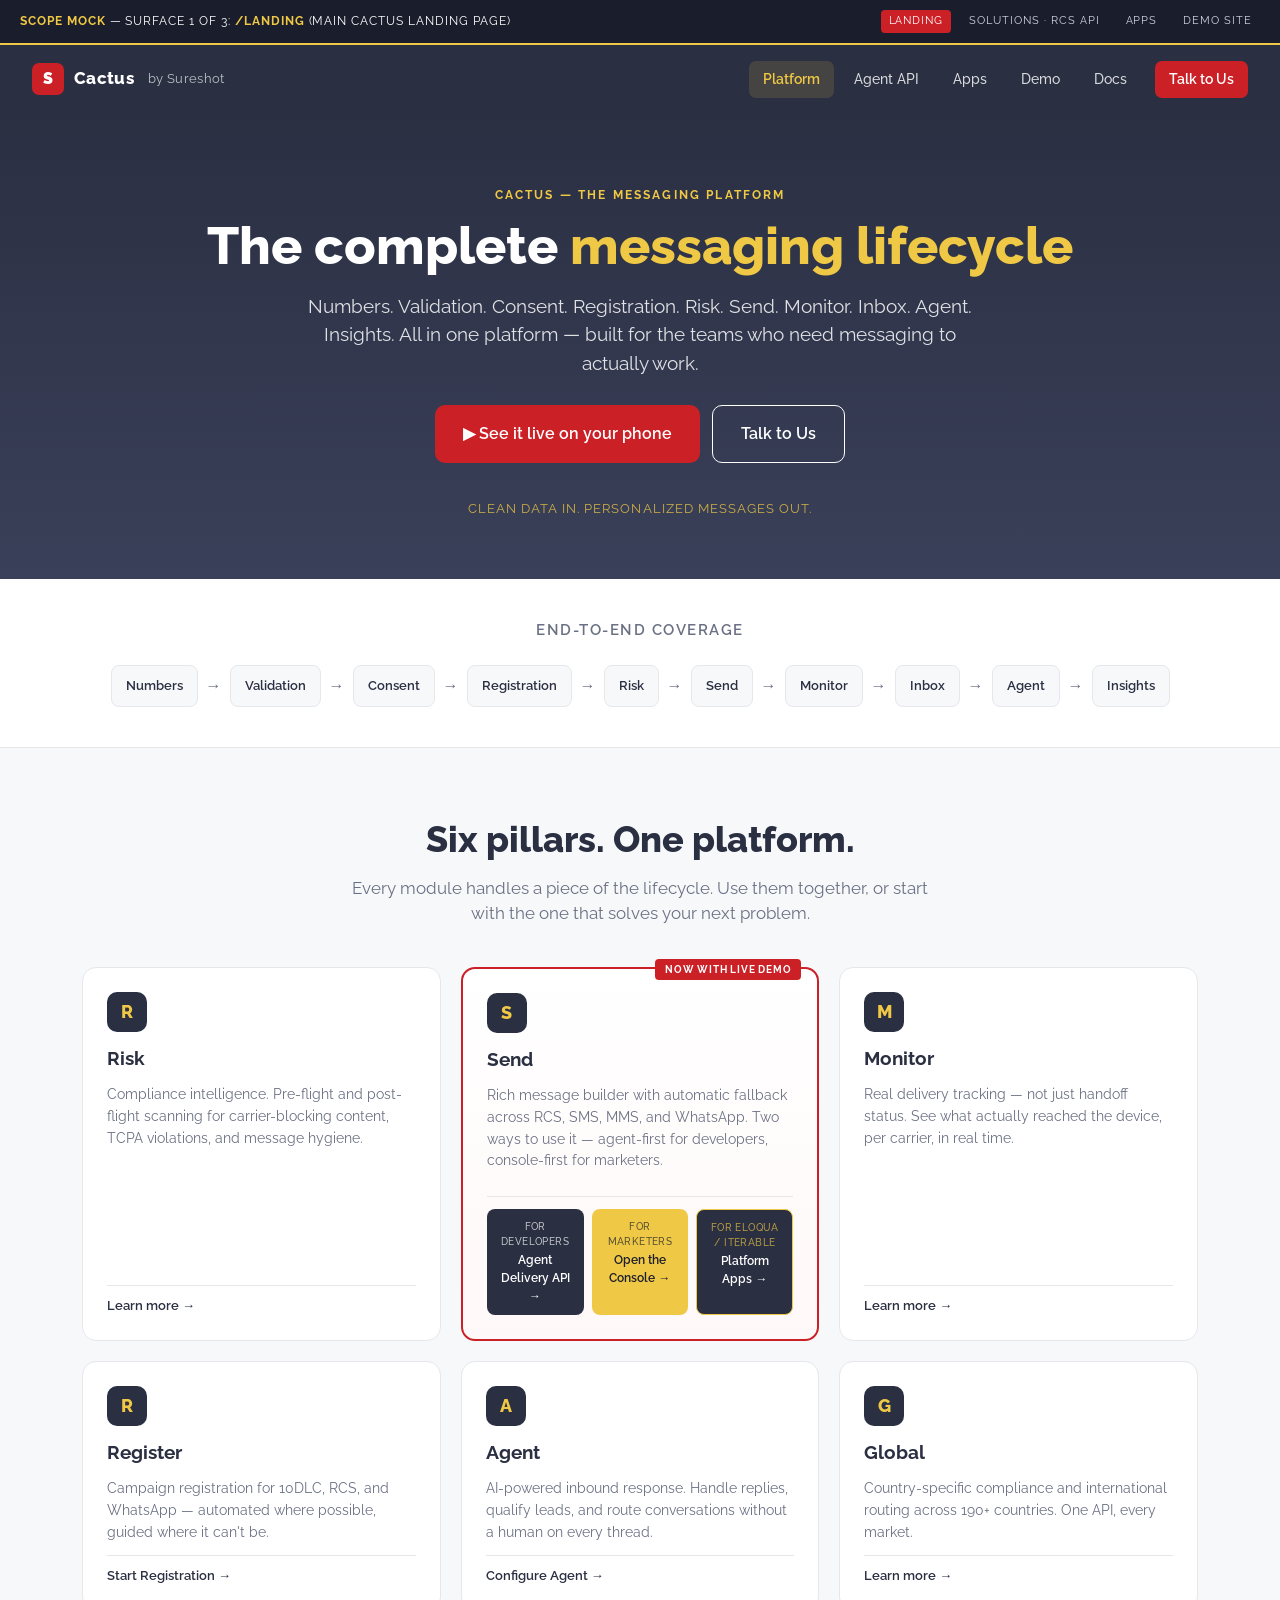
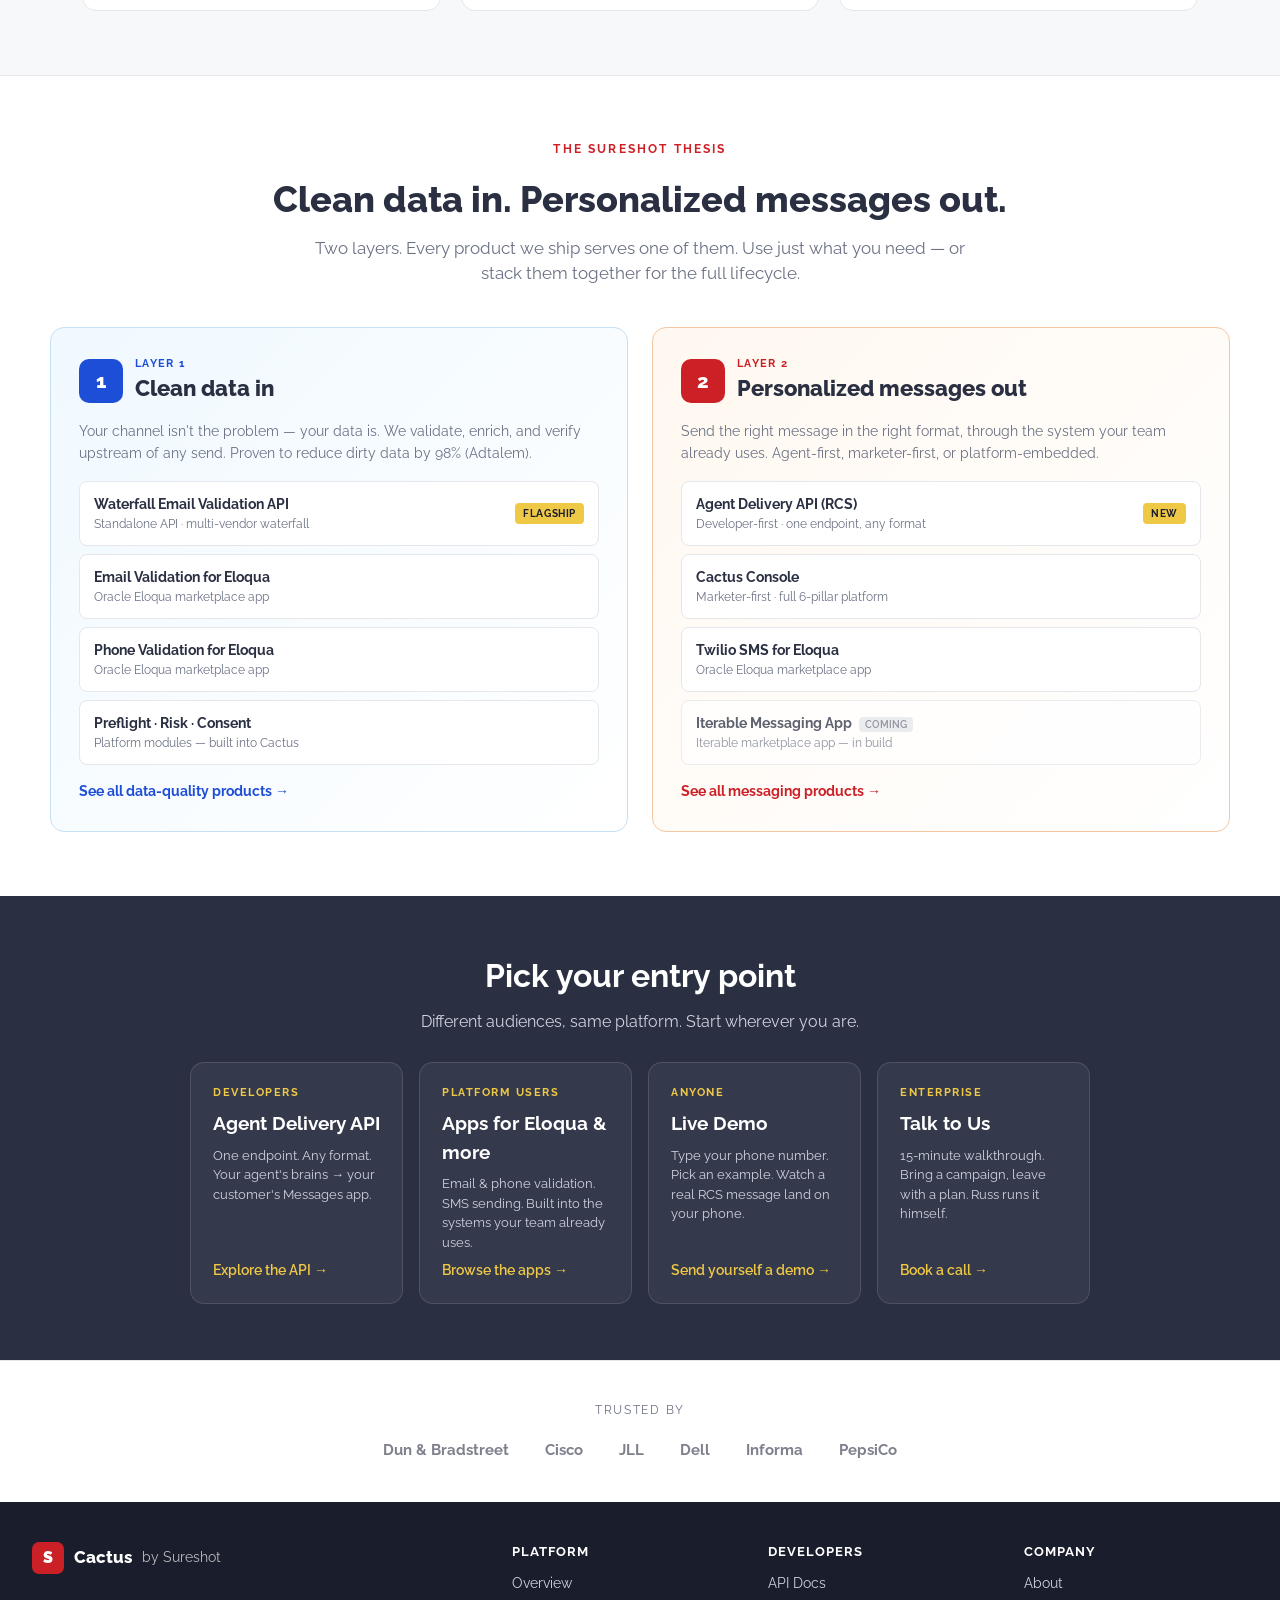
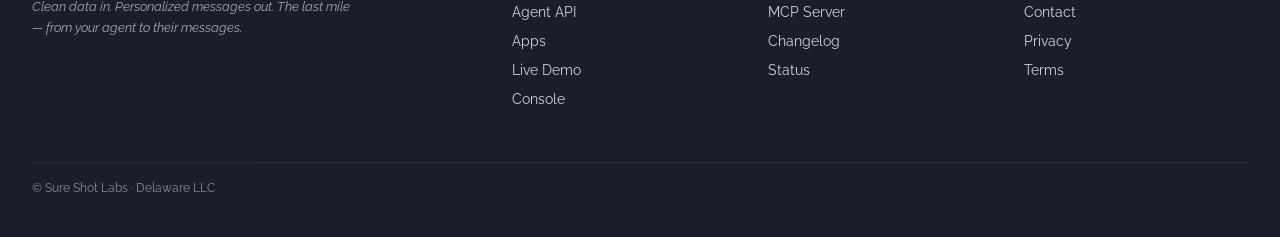
<file: index.html>
<!doctype html>
<html lang="en">
<head>
<meta charset="utf-8">
<meta name="viewport" content="width=device-width,initial-scale=1">
<title>Cactus by Sureshot — The complete messaging lifecycle</title>
<link href="https://fonts.googleapis.com/css2?family=Raleway:wght@300;400;500;600;700;800;900&display=swap" rel="stylesheet">
<link rel="stylesheet" href="./styles.css">
<style>
  .hero { background: linear-gradient(180deg, var(--navy) 0%, var(--navy-2) 100%); color: #fff; padding: 72px 32px 60px; text-align: center; }
  .hero .eyebrow { color: var(--gold); }
  .hero h1 { font-size: 52px; line-height: 1.08; font-weight: 800; margin: 0 0 18px; max-width: 900px; margin-left: auto; margin-right: auto; }
  .hero h1 em { color: var(--gold); font-style: normal; }
  .hero .sub { font-size: 19px; opacity: 0.85; max-width: 680px; margin: 0 auto 28px; }
  .hero .cta-row { display: flex; gap: 12px; justify-content: center; flex-wrap: wrap; }
  .hero .manifesto-line { margin-top: 36px; font-size: 13px; letter-spacing: 0.08em; text-transform: uppercase; color: var(--gold); opacity: 0.8; }
  @media (max-width: 600px) { .hero h1 { font-size: 34px; } }
  .lifecycle { padding: 40px 32px; background: #fff; border-bottom: 1px solid var(--line); }
  .lifecycle h2 { text-align: center; font-size: 15px; letter-spacing: 0.1em; text-transform: uppercase; color: var(--muted); font-weight: 600; margin: 0 0 24px; }
  .lifecycle .steps { display: flex; gap: 8px; justify-content: center; align-items: center; flex-wrap: wrap; max-width: 1100px; margin: 0 auto; }
  .step { padding: 10px 14px; background: var(--bg); border: 1px solid var(--line); border-radius: 8px; font-size: 13px; font-weight: 600; color: var(--navy); }
  .step-arrow { color: var(--muted); }
  .pillars { padding: 64px 32px; max-width: 1180px; margin: 0 auto; }
  .pillars-head { text-align: center; margin-bottom: 40px; }
  .pillars-head h2 { font-size: 36px; color: var(--navy); margin: 0 0 10px; font-weight: 800; }
  .pillars-head p { color: var(--muted); font-size: 17px; max-width: 600px; margin: 0 auto; }
  .pillar-grid { display: grid; grid-template-columns: repeat(3, 1fr); gap: 20px; }
  @media (max-width: 900px) { .pillar-grid { grid-template-columns: repeat(2, 1fr); } }
  @media (max-width: 600px) { .pillar-grid { grid-template-columns: 1fr; } }
  .pillar { background: #fff; border: 1px solid var(--line); border-radius: var(--radius); padding: 24px; display: flex; flex-direction: column; gap: 12px; transition: all 0.15s; }
  .pillar:hover { border-color: var(--navy); transform: translateY(-2px); box-shadow: 0 6px 20px rgba(0,0,0,0.04); }
  .pillar .icon { width: 40px; height: 40px; background: var(--navy); color: var(--gold); border-radius: 10px; display: grid; place-items: center; font-weight: 800; font-size: 18px; }
  .pillar h3 { margin: 0; font-size: 19px; color: var(--navy); font-weight: 700; }
  .pillar p { margin: 0; color: var(--muted); font-size: 14px; line-height: 1.55; }
  .pillar .pillar-links { display: flex; flex-direction: column; gap: 4px; margin-top: auto; padding-top: 10px; border-top: 1px solid var(--line); }
  .pillar .pillar-links a { font-size: 13px; color: var(--navy); font-weight: 600; text-decoration: none; }
  .pillar .pillar-links a:hover { color: var(--red); }
  .pillar.highlighted { border: 2px solid var(--red); position: relative; background: linear-gradient(180deg, #fff 0%, #fff8f8 100%); }
  .pillar.highlighted .new-ribbon { position: absolute; top: -10px; right: 16px; background: var(--red); color: #fff; font-size: 10px; padding: 3px 10px; border-radius: 4px; letter-spacing: 0.08em; text-transform: uppercase; font-weight: 700; }
  .pillar .split-cta { display: grid; grid-template-columns: 1fr 1fr; gap: 8px; margin-top: 12px; border-top: 1px solid var(--line); padding-top: 12px; }
  .split-cta a { padding: 10px 12px; border-radius: 8px; text-decoration: none; font-size: 12px; font-weight: 600; text-align: center; display: flex; flex-direction: column; gap: 2px; }
  .split-cta a.dev { background: var(--navy); color: #fff; }
  .split-cta a.dev:hover { background: var(--navy-2); }
  .split-cta a.mkt { background: var(--gold); color: var(--ink); }
  .split-cta a small { opacity: 0.7; font-weight: 500; font-size: 10px; letter-spacing: 0.04em; text-transform: uppercase; }
  .cta-band { background: var(--navy); color: #fff; padding: 56px 32px; text-align: center; }
  .cta-band h2 { font-size: 32px; margin: 0 0 10px; }
  .cta-band p { color: #cfd3e1; font-size: 16px; margin: 0 0 28px; }
  .cta-trio { display: grid; grid-template-columns: repeat(3, 1fr); gap: 16px; max-width: 900px; margin: 0 auto; }
  @media (max-width: 780px) { .cta-trio { grid-template-columns: 1fr; } }
  .cta-card { background: rgba(255,255,255,0.05); border: 1px solid rgba(255,255,255,0.12); border-radius: var(--radius); padding: 22px; text-align: left; text-decoration: none; color: #fff; display: flex; flex-direction: column; gap: 8px; transition: all 0.15s; }
  .cta-card:hover { border-color: var(--gold); transform: translateY(-2px); }
  .cta-card .label { font-size: 11px; letter-spacing: 0.14em; text-transform: uppercase; color: var(--gold); font-weight: 700; }
  .cta-card h3 { margin: 0; font-size: 19px; font-weight: 700; }
  .cta-card p { color: #cfd3e1; font-size: 13px; margin: 0; line-height: 1.5; }
  .cta-card .arrow { margin-top: auto; color: var(--gold); font-weight: 600; font-size: 14px; }
  .logos { padding: 40px 32px; text-align: center; background: #fff; border-top: 1px solid var(--line); }
  .logos .label { font-size: 12px; letter-spacing: 0.14em; text-transform: uppercase; color: var(--muted); margin-bottom: 20px; }
  .logo-row { display: flex; justify-content: center; gap: 36px; flex-wrap: wrap; opacity: 0.6; font-weight: 700; font-size: 15px; color: var(--navy); }
</style>
</head>
<body>

<div class="scope-mock">
  <span><b>SCOPE MOCK</b> — Surface 1 of 3: <b>/landing</b> (main Cactus landing page)</span>
  <div class="crumbs">
    <a href="./index.html" class="current">Landing</a>
    <a href="./rcs-api.html">Solutions · RCS API</a>
    <a href="./apps.html">Apps</a>
    <a href="./demo.html">Demo Site</a>
  </div>
</div>

<nav class="topnav">
  <a href="./index.html" class="brand">
    <span class="mark">S</span>
    Cactus <small>by Sureshot</small>
  </a>
  <div class="links">
    <a href="./index.html" class="active">Platform</a>
    <a href="./rcs-api.html">Agent API</a>
    <a href="./apps.html">Apps</a>
    <a href="./demo.html">Demo</a>
    <a href="#">Docs</a>
    <a href="#" class="cta-nav">Talk to Us</a>
  </div>
</nav>

<section class="hero">
  <div class="eyebrow">Cactus — The messaging platform</div>
  <h1>The complete <em>messaging lifecycle</em></h1>
  <p class="sub">Numbers. Validation. Consent. Registration. Risk. Send. Monitor. Inbox. Agent. Insights. All in one platform — built for the teams who need messaging to actually work.</p>
  <div class="cta-row">
    <a class="btn btn-primary btn-lg" href="./demo.html">▶ See it live on your phone</a>
    <a class="btn btn-secondary btn-lg" style="color:#fff;border-color:#fff" href="#">Talk to Us</a>
  </div>
  <div class="manifesto-line">Clean data in. Personalized messages out.</div>
</section>

<div class="lifecycle">
  <h2>End-to-end coverage</h2>
  <div class="steps">
    <span class="step">Numbers</span><span class="step-arrow">→</span>
    <span class="step">Validation</span><span class="step-arrow">→</span>
    <span class="step">Consent</span><span class="step-arrow">→</span>
    <span class="step">Registration</span><span class="step-arrow">→</span>
    <span class="step">Risk</span><span class="step-arrow">→</span>
    <span class="step">Send</span><span class="step-arrow">→</span>
    <span class="step">Monitor</span><span class="step-arrow">→</span>
    <span class="step">Inbox</span><span class="step-arrow">→</span>
    <span class="step">Agent</span><span class="step-arrow">→</span>
    <span class="step">Insights</span>
  </div>
</div>

<section class="pillars">
  <div class="pillars-head">
    <h2>Six pillars. One platform.</h2>
    <p>Every module handles a piece of the lifecycle. Use them together, or start with the one that solves your next problem.</p>
  </div>
  <div class="pillar-grid">
    <div class="pillar"><div class="icon">R</div><h3>Risk</h3><p>Compliance intelligence. Pre-flight and post-flight scanning for carrier-blocking content, TCPA violations, and message hygiene.</p><div class="pillar-links"><a href="#">Learn more →</a></div></div>
    <div class="pillar highlighted">
      <span class="new-ribbon">Now with live demo</span>
      <div class="icon">S</div>
      <h3>Send</h3>
      <p>Rich message builder with automatic fallback across RCS, SMS, MMS, and WhatsApp. Two ways to use it — agent-first for developers, console-first for marketers.</p>
      <div class="split-cta" style="grid-template-columns:repeat(3,1fr);">
        <a class="dev" href="./rcs-api.html"><small>For developers</small>Agent Delivery API →</a>
        <a class="mkt" href="#"><small>For marketers</small>Open the Console →</a>
        <a href="./apps.html" style="background:#2a2f42;color:#fff;padding:10px 12px;border-radius:8px;text-decoration:none;font-size:12px;font-weight:600;text-align:center;display:flex;flex-direction:column;gap:2px;border:1px solid #efc845;"><small style="opacity:0.7;font-weight:500;font-size:10px;letter-spacing:0.04em;text-transform:uppercase;color:#efc845;">For Eloqua / Iterable</small>Platform Apps →</a>
      </div>
    </div>
    <div class="pillar"><div class="icon">M</div><h3>Monitor</h3><p>Real delivery tracking — not just handoff status. See what actually reached the device, per carrier, in real time.</p><div class="pillar-links"><a href="#">Learn more →</a></div></div>
    <div class="pillar"><div class="icon">R</div><h3>Register</h3><p>Campaign registration for 10DLC, RCS, and WhatsApp — automated where possible, guided where it can't be.</p><div class="pillar-links"><a href="#">Start Registration →</a></div></div>
    <div class="pillar"><div class="icon">A</div><h3>Agent</h3><p>AI-powered inbound response. Handle replies, qualify leads, and route conversations without a human on every thread.</p><div class="pillar-links"><a href="#">Configure Agent →</a></div></div>
    <div class="pillar"><div class="icon">G</div><h3>Global</h3><p>Country-specific compliance and international routing across 190+ countries. One API, every market.</p><div class="pillar-links"><a href="#">Learn more →</a></div></div>
  </div>
</section>

<!-- Two-layer architecture — the manifesto visualized -->
<section style="background:#fff;padding:64px 32px;border-top:1px solid var(--line);">
  <div style="max-width:1180px;margin:0 auto;">
    <div style="text-align:center;margin-bottom:40px;">
      <div class="eyebrow">The Sureshot thesis</div>
      <h2 style="font-size:36px;color:var(--navy);margin:0 0 10px;font-weight:800;">Clean data in. Personalized messages out.</h2>
      <p style="color:var(--muted);font-size:17px;max-width:680px;margin:0 auto;">Two layers. Every product we ship serves one of them. Use just what you need — or stack them together for the full lifecycle.</p>
    </div>

    <div style="display:grid;grid-template-columns:1fr 1fr;gap:24px;">
      <!-- Layer 1: Data quality -->
      <div style="background:linear-gradient(135deg,#f0f9ff 0%,#fff 100%);border:1px solid #c7e0f4;border-radius:14px;padding:28px;">
        <div style="display:flex;align-items:center;gap:12px;margin-bottom:16px;">
          <div style="width:44px;height:44px;background:#1d4ed8;color:#fff;border-radius:10px;display:grid;place-items:center;font-weight:800;font-size:20px;">1</div>
          <div>
            <div style="font-size:11px;letter-spacing:0.12em;text-transform:uppercase;color:#1d4ed8;font-weight:700;">Layer 1</div>
            <h3 style="margin:0;font-size:22px;color:var(--navy);font-weight:800;">Clean data in</h3>
          </div>
        </div>
        <p style="color:var(--muted);font-size:14px;line-height:1.55;margin:0 0 16px;">Your channel isn't the problem — your data is. We validate, enrich, and verify upstream of any send. Proven to reduce dirty data by 98% (Adtalem).</p>
        <div style="display:flex;flex-direction:column;gap:8px;">
          <div style="background:#fff;border:1px solid #e5e7eb;border-radius:8px;padding:12px 14px;display:flex;justify-content:space-between;align-items:center;">
            <div>
              <div style="font-weight:700;font-size:14px;color:var(--navy);">Waterfall Email Validation API</div>
              <div style="font-size:12px;color:var(--muted);">Standalone API · multi-vendor waterfall</div>
            </div>
            <span style="font-size:10px;background:var(--gold);color:var(--ink);padding:3px 8px;border-radius:4px;font-weight:700;letter-spacing:0.06em;text-transform:uppercase;">Flagship</span>
          </div>
          <div style="background:#fff;border:1px solid #e5e7eb;border-radius:8px;padding:12px 14px;">
            <div style="font-weight:700;font-size:14px;color:var(--navy);">Email Validation for Eloqua</div>
            <div style="font-size:12px;color:var(--muted);">Oracle Eloqua marketplace app</div>
          </div>
          <div style="background:#fff;border:1px solid #e5e7eb;border-radius:8px;padding:12px 14px;">
            <div style="font-weight:700;font-size:14px;color:var(--navy);">Phone Validation for Eloqua</div>
            <div style="font-size:12px;color:var(--muted);">Oracle Eloqua marketplace app</div>
          </div>
          <div style="background:#fff;border:1px solid #e5e7eb;border-radius:8px;padding:12px 14px;">
            <div style="font-weight:700;font-size:14px;color:var(--navy);">Preflight · Risk · Consent</div>
            <div style="font-size:12px;color:var(--muted);">Platform modules — built into Cactus</div>
          </div>
        </div>
        <a href="./apps.html" style="display:inline-flex;margin-top:16px;color:#1d4ed8;font-weight:700;text-decoration:none;font-size:14px;">See all data-quality products →</a>
      </div>

      <!-- Layer 2: Messages out -->
      <div style="background:linear-gradient(135deg,#fff8f0 0%,#fff 100%);border:1px solid #f4c7a2;border-radius:14px;padding:28px;">
        <div style="display:flex;align-items:center;gap:12px;margin-bottom:16px;">
          <div style="width:44px;height:44px;background:var(--red);color:#fff;border-radius:10px;display:grid;place-items:center;font-weight:800;font-size:20px;">2</div>
          <div>
            <div style="font-size:11px;letter-spacing:0.12em;text-transform:uppercase;color:var(--red);font-weight:700;">Layer 2</div>
            <h3 style="margin:0;font-size:22px;color:var(--navy);font-weight:800;">Personalized messages out</h3>
          </div>
        </div>
        <p style="color:var(--muted);font-size:14px;line-height:1.55;margin:0 0 16px;">Send the right message in the right format, through the system your team already uses. Agent-first, marketer-first, or platform-embedded.</p>
        <div style="display:flex;flex-direction:column;gap:8px;">
          <div style="background:#fff;border:1px solid #e5e7eb;border-radius:8px;padding:12px 14px;display:flex;justify-content:space-between;align-items:center;">
            <div>
              <div style="font-weight:700;font-size:14px;color:var(--navy);">Agent Delivery API (RCS)</div>
              <div style="font-size:12px;color:var(--muted);">Developer-first · one endpoint, any format</div>
            </div>
            <span style="font-size:10px;background:var(--gold);color:var(--ink);padding:3px 8px;border-radius:4px;font-weight:700;letter-spacing:0.06em;text-transform:uppercase;">New</span>
          </div>
          <div style="background:#fff;border:1px solid #e5e7eb;border-radius:8px;padding:12px 14px;">
            <div style="font-weight:700;font-size:14px;color:var(--navy);">Cactus Console</div>
            <div style="font-size:12px;color:var(--muted);">Marketer-first · full 6-pillar platform</div>
          </div>
          <div style="background:#fff;border:1px solid #e5e7eb;border-radius:8px;padding:12px 14px;">
            <div style="font-weight:700;font-size:14px;color:var(--navy);">Twilio SMS for Eloqua</div>
            <div style="font-size:12px;color:var(--muted);">Oracle Eloqua marketplace app</div>
          </div>
          <div style="background:#fff;border:1px solid #e5e7eb;border-radius:8px;padding:12px 14px;opacity:0.75;">
            <div style="font-weight:700;font-size:14px;color:var(--navy);">Iterable Messaging App <span style="font-size:10px;background:#e5e7eb;color:var(--muted);padding:2px 6px;border-radius:4px;margin-left:4px;font-weight:600;">COMING</span></div>
            <div style="font-size:12px;color:var(--muted);">Iterable marketplace app — in build</div>
          </div>
        </div>
        <a href="./apps.html" style="display:inline-flex;margin-top:16px;color:var(--red);font-weight:700;text-decoration:none;font-size:14px;">See all messaging products →</a>
      </div>
    </div>
  </div>
</section>

<section class="cta-band">
  <h2>Pick your entry point</h2>
  <p>Different audiences, same platform. Start wherever you are.</p>
  <div class="cta-trio" style="grid-template-columns:repeat(4,1fr);">
    <a class="cta-card" href="./rcs-api.html">
      <div class="label">Developers</div>
      <h3>Agent Delivery API</h3>
      <p>One endpoint. Any format. Your agent's brains → your customer's Messages app.</p>
      <span class="arrow">Explore the API →</span>
    </a>
    <a class="cta-card" href="./apps.html">
      <div class="label">Platform users</div>
      <h3>Apps for Eloqua &amp; more</h3>
      <p>Email &amp; phone validation. SMS sending. Built into the systems your team already uses.</p>
      <span class="arrow">Browse the apps →</span>
    </a>
    <a class="cta-card" href="./demo.html">
      <div class="label">Anyone</div>
      <h3>Live Demo</h3>
      <p>Type your phone number. Pick an example. Watch a real RCS message land on your phone.</p>
      <span class="arrow">Send yourself a demo →</span>
    </a>
    <a class="cta-card" href="#">
      <div class="label">Enterprise</div>
      <h3>Talk to Us</h3>
      <p>15-minute walkthrough. Bring a campaign, leave with a plan. Russ runs it himself.</p>
      <span class="arrow">Book a call →</span>
    </a>
  </div>
</section>

<div class="logos">
  <div class="label">Trusted by</div>
  <div class="logo-row">
    <span>Dun &amp; Bradstreet</span><span>Cisco</span><span>JLL</span><span>Dell</span><span>Informa</span><span>PepsiCo</span>
  </div>
</div>

<footer class="footer">
  <div class="brand-col">
    <div class="brand-line"><span style="width:32px;height:32px;background:var(--red);border-radius:7px;display:grid;place-items:center;font-weight:900;font-size:16px;">S</span> Cactus <small style="opacity:0.7;font-weight:400;">by Sureshot</small></div>
    <p class="manifesto">Clean data in. Personalized messages out. The last mile — from your agent to their messages.</p>
  </div>
  <div><h4>Platform</h4><ul><li><a href="./index.html">Overview</a></li><li><a href="./rcs-api.html">Agent API</a></li><li><a href="./apps.html">Apps</a></li><li><a href="./demo.html">Live Demo</a></li><li><a href="#">Console</a></li></ul></div>
  <div><h4>Developers</h4><ul><li><a href="#">API Docs</a></li><li><a href="#">MCP Server</a></li><li><a href="#">Changelog</a></li><li><a href="#">Status</a></li></ul></div>
  <div><h4>Company</h4><ul><li><a href="#">About</a></li><li><a href="#">Contact</a></li><li><a href="#">Privacy</a></li><li><a href="#">Terms</a></li></ul></div>
  <div class="copyright">© Sure Shot Labs · Delaware LLC</div>
</footer>

</body>
</html>
</file>
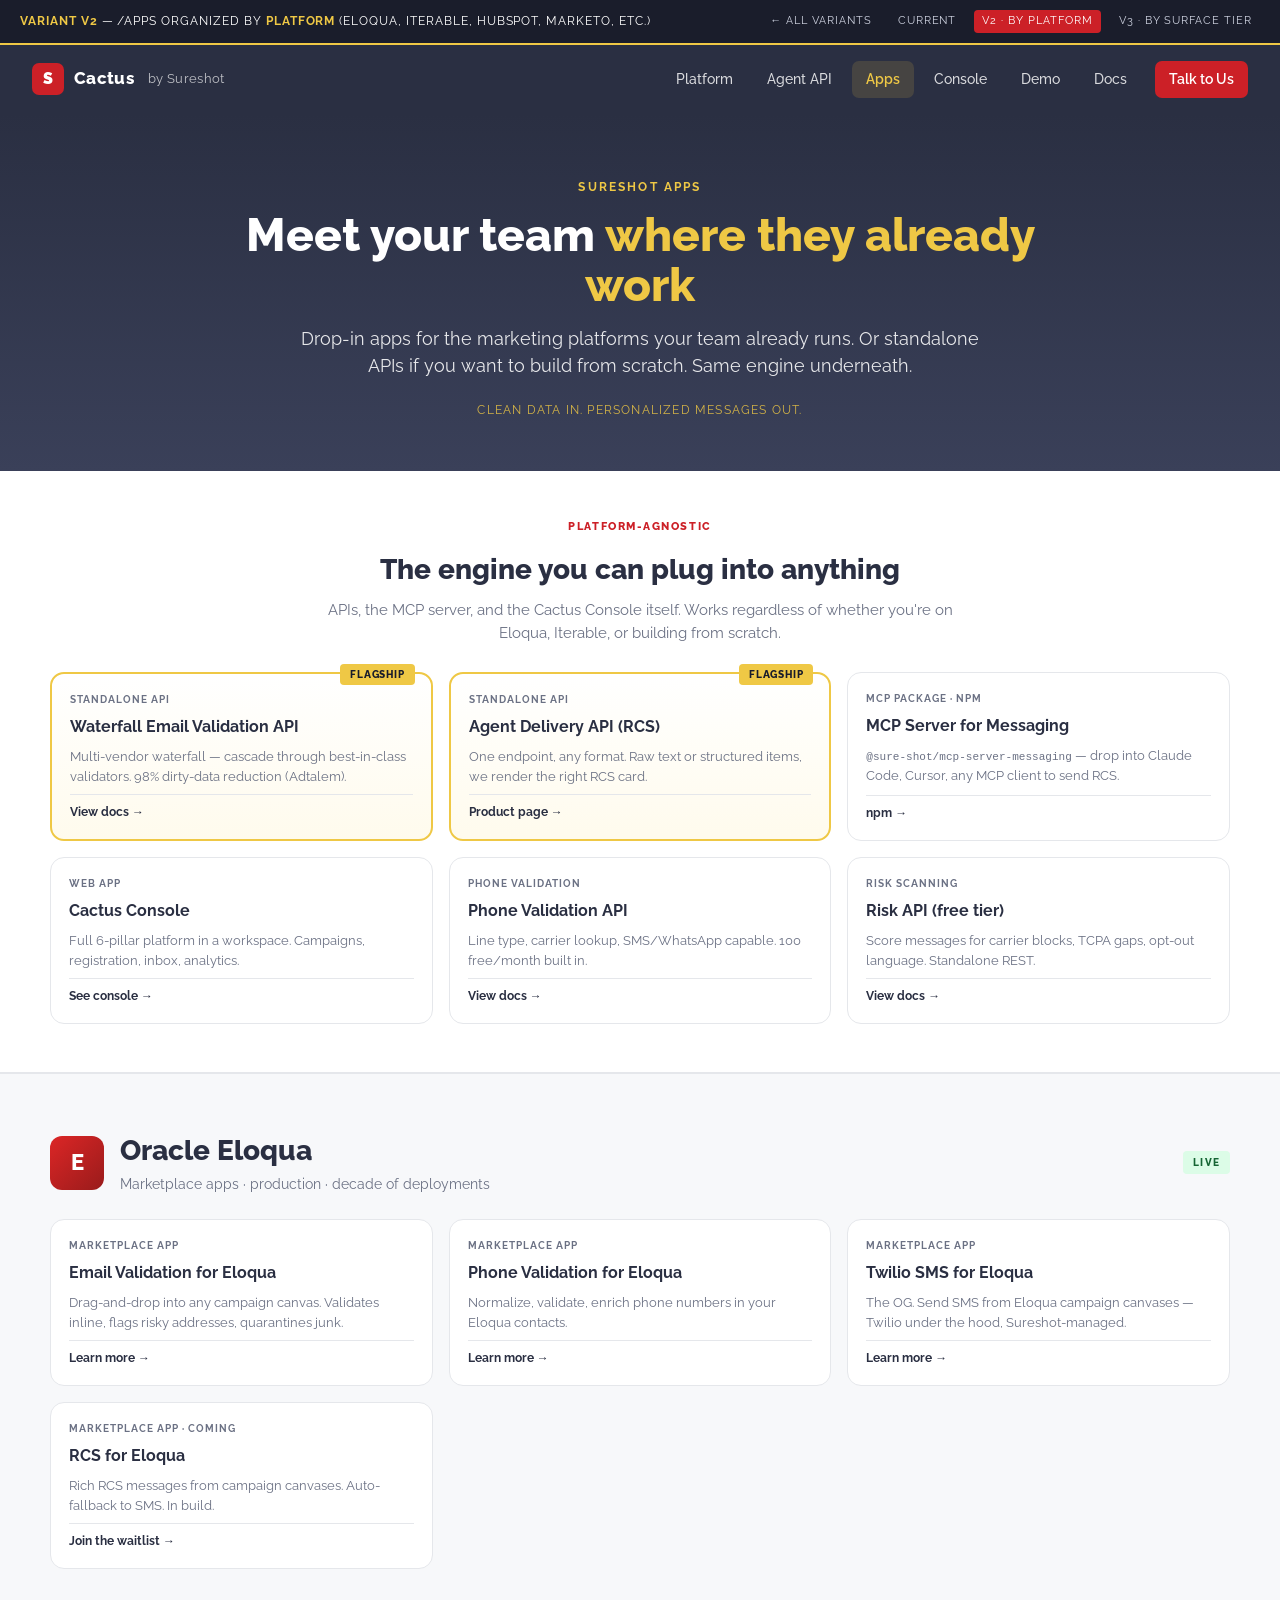
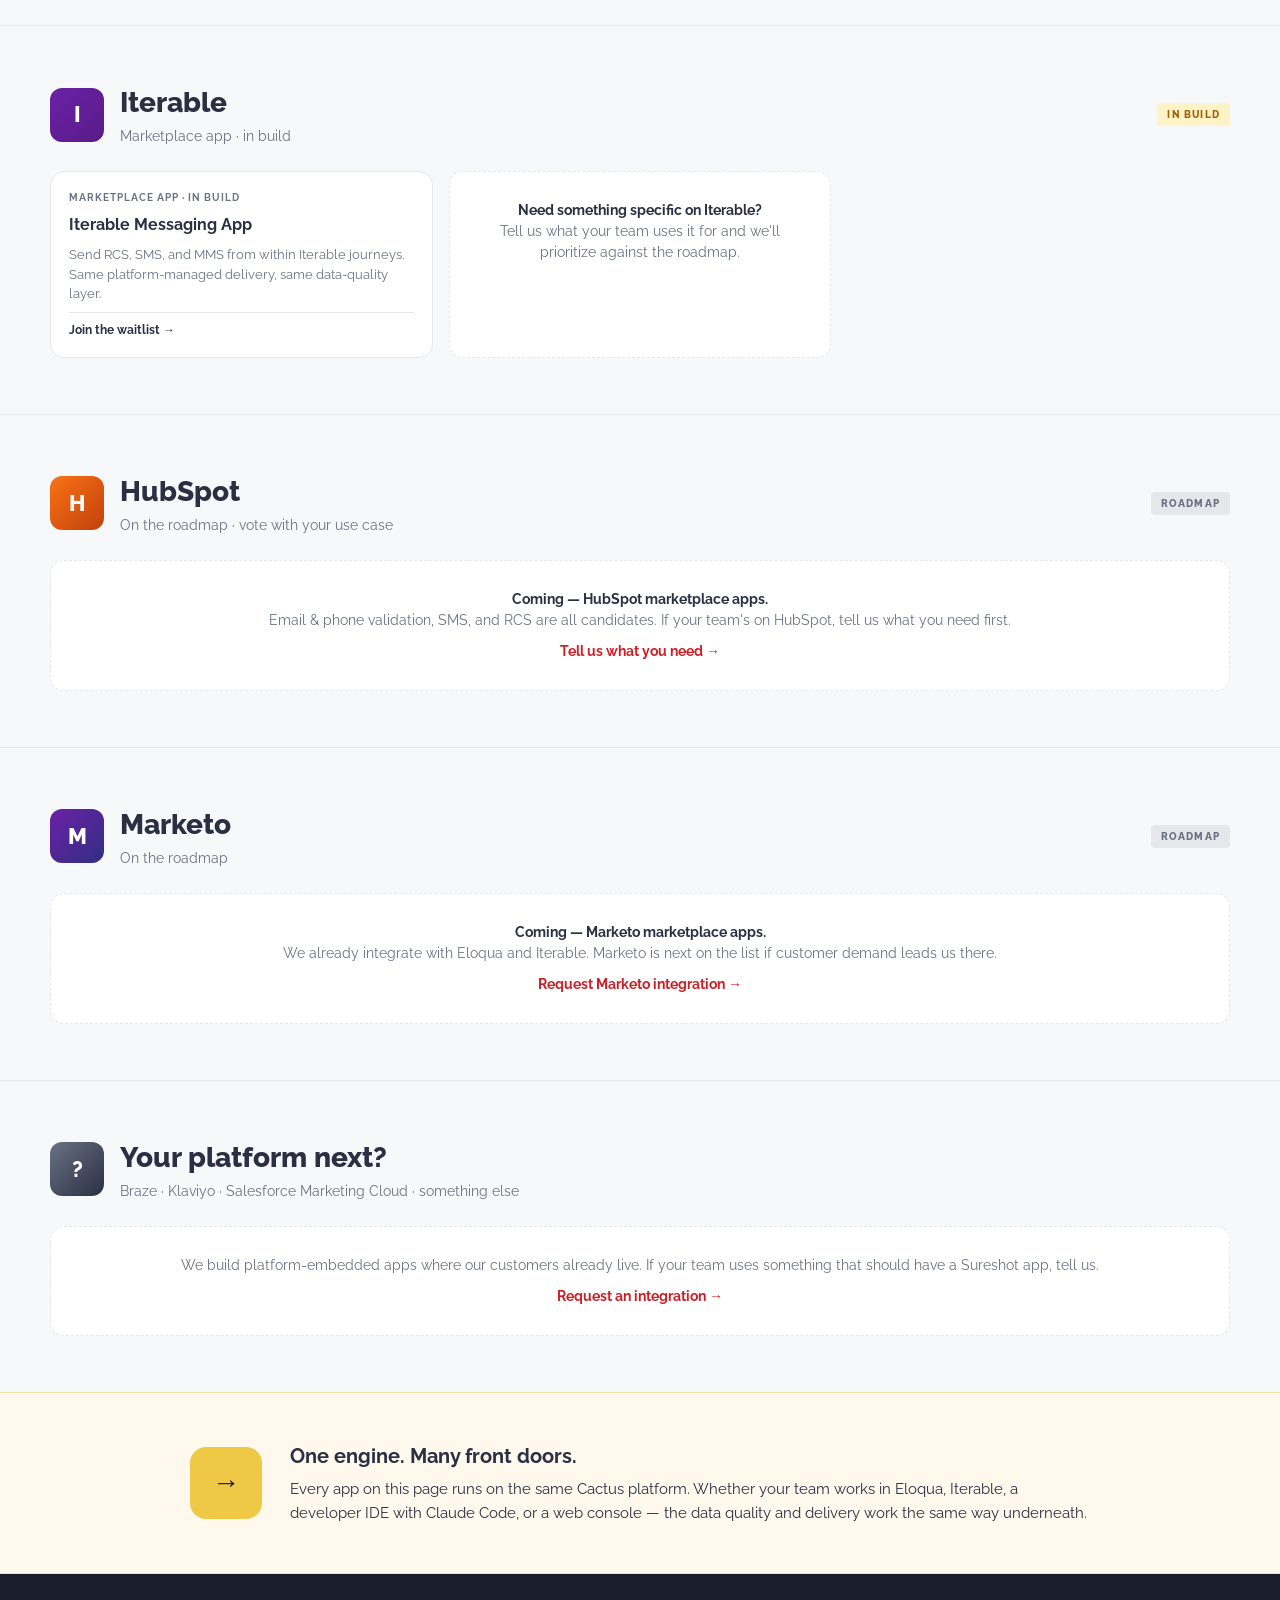
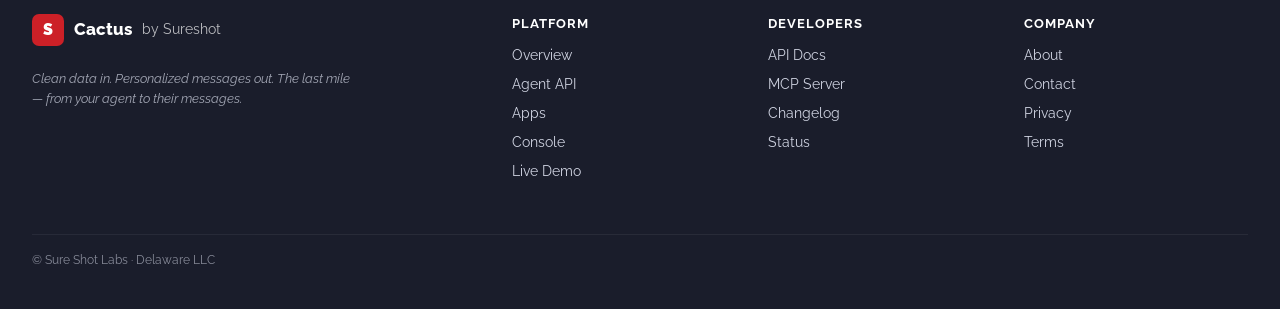
<file: apps-v2.html>
<!doctype html>
<html lang="en">
<head>
<meta charset="utf-8">
<meta name="viewport" content="width=device-width,initial-scale=1">
<title>V2 · Apps — organized by platform</title>
<link href="https://fonts.googleapis.com/css2?family=Raleway:wght@300;400;500;600;700;800;900&display=swap" rel="stylesheet">
<link rel="stylesheet" href="./styles.css">
<style>
  .hero { background: linear-gradient(180deg, var(--navy) 0%, var(--navy-2) 100%); color: #fff; padding: 64px 32px 52px; text-align: center; }
  .hero .eyebrow { color: var(--gold); }
  .hero h1 { font-size: 46px; line-height: 1.1; font-weight: 800; margin: 0 0 14px; max-width: 860px; margin-left: auto; margin-right: auto; }
  .hero h1 em { color: var(--gold); font-style: normal; }
  .hero .sub { font-size: 18px; opacity: 0.88; max-width: 700px; margin: 0 auto 22px; }
  .hero .manifesto-line { font-size: 12px; letter-spacing: 0.1em; text-transform: uppercase; color: var(--gold); opacity: 0.85; margin-top: 22px; }
  @media (max-width: 600px) { .hero h1 { font-size: 32px; } }

  /* Cross-platform top band — the APIs and MCP sit above all platforms */
  .cross-band { padding: 48px 32px; background: #fff; border-bottom: 1px solid var(--line); }
  .cross-band-inner { max-width: 1180px; margin: 0 auto; }
  .cross-head { text-align: center; margin-bottom: 28px; }
  .cross-head .eyebrow { font-size: 11px; letter-spacing: 0.14em; text-transform: uppercase; color: var(--red); font-weight: 800; }
  .cross-head h2 { font-size: 28px; color: var(--navy); margin: 4px 0 8px; font-weight: 800; }
  .cross-head p { color: var(--muted); font-size: 15px; margin: 0; max-width: 640px; margin-left: auto; margin-right: auto; }
  .cross-grid { display: grid; grid-template-columns: repeat(3, 1fr); gap: 16px; }
  @media (max-width: 900px) { .cross-grid { grid-template-columns: 1fr; } }

  /* Platform sections */
  .platform { padding: 56px 32px; border-top: 1px solid var(--line); }
  .platform:nth-child(even) { background: var(--bg); }
  .platform-inner { max-width: 1180px; margin: 0 auto; }
  .platform-head { display: flex; align-items: center; gap: 16px; margin-bottom: 24px; flex-wrap: wrap; }
  .platform-logo { width: 54px; height: 54px; border-radius: 12px; display: grid; place-items: center; color: #fff; font-weight: 800; font-size: 22px; flex-shrink: 0; }
  .platform-logo.eloqua { background: linear-gradient(135deg, #dc2626 0%, #991b1b 100%); }
  .platform-logo.iterable { background: linear-gradient(135deg, #6b21a8 0%, #581c87 100%); }
  .platform-logo.hubspot { background: linear-gradient(135deg, #f97316 0%, #c2410c 100%); }
  .platform-logo.marketo { background: linear-gradient(135deg, #6b21a8 0%, #312e81 100%); }
  .platform-logo.braze { background: linear-gradient(135deg, #0891b2 0%, #164e63 100%); }
  .platform-logo.your { background: linear-gradient(135deg, var(--muted) 0%, var(--navy) 100%); }
  .platform-head h2 { margin: 0; font-size: 28px; color: var(--navy); font-weight: 800; }
  .platform-head .meta { color: var(--muted); font-size: 14px; margin-top: 2px; }
  .platform-head .badge { font-size: 10px; letter-spacing: 0.12em; text-transform: uppercase; font-weight: 800; padding: 4px 10px; border-radius: 4px; margin-left: auto; }
  .platform-head .badge.live { background: #dcfce7; color: #166534; }
  .platform-head .badge.build { background: #fef3c7; color: #a16207; }
  .platform-head .badge.road { background: #e5e7eb; color: var(--muted); }

  .app-grid { display: grid; grid-template-columns: repeat(3, 1fr); gap: 16px; }
  @media (max-width: 900px) { .app-grid { grid-template-columns: repeat(2, 1fr); } }
  @media (max-width: 600px) { .app-grid { grid-template-columns: 1fr; } }
  .app-card { background: #fff; border: 1px solid var(--line); border-radius: var(--radius); padding: 18px; display: flex; flex-direction: column; gap: 8px; }
  .app-card.flagship { border: 2px solid var(--gold); background: linear-gradient(180deg, #fff 0%, #fffbed 100%); position: relative; }
  .app-card.flagship::before { content: "Flagship"; position: absolute; top: -10px; right: 16px; background: var(--gold); color: var(--ink); font-size: 10px; padding: 3px 10px; border-radius: 4px; letter-spacing: 0.08em; text-transform: uppercase; font-weight: 800; }
  .app-card h3 { margin: 0; font-size: 16px; color: var(--navy); font-weight: 700; }
  .app-card .type { font-size: 10px; letter-spacing: 0.1em; text-transform: uppercase; color: var(--muted); font-weight: 700; }
  .app-card p { color: var(--muted); font-size: 13px; line-height: 1.5; margin: 0; }
  .app-card a { font-size: 12px; color: var(--navy); font-weight: 700; text-decoration: none; margin-top: auto; padding-top: 8px; border-top: 1px solid var(--line); }
  .app-card a:hover { color: var(--red); }

  .platform-empty { background: #fff; border: 1px dashed var(--line); border-radius: var(--radius); padding: 28px; text-align: center; color: var(--muted); font-size: 14px; }
  .platform-empty b { color: var(--navy); }

  .bridge { padding: 48px 32px; background: #fff8ed; border-top: 1px solid #f0e3a8; border-bottom: 1px solid #f0e3a8; }
  .bridge-wrap { max-width: 900px; margin: 0 auto; display: grid; grid-template-columns: auto 1fr; gap: 28px; align-items: center; }
  @media (max-width: 700px) { .bridge-wrap { grid-template-columns: 1fr; } }
  .bridge-icon { width: 72px; height: 72px; background: var(--gold); color: var(--ink); border-radius: 16px; display: grid; place-items: center; font-weight: 900; font-size: 28px; flex-shrink: 0; }
  .bridge h3 { margin: 0 0 6px; font-size: 20px; color: var(--navy); }
  .bridge p { margin: 0; color: var(--navy); font-size: 15px; line-height: 1.6; }
</style>
</head>
<body>

<div class="scope-mock">
  <span><b>VARIANT V2</b> — /apps organized by <b>platform</b> (Eloqua, Iterable, HubSpot, Marketo, etc.)</span>
  <div class="crumbs">
    <a href="./versions.html">← All variants</a>
    <a href="./apps.html">Current</a>
    <a href="./apps-v2.html" class="current">V2 · by platform</a>
    <a href="./apps-v3.html">V3 · by surface tier</a>
  </div>
</div>

<nav class="topnav">
  <a href="./index.html" class="brand"><span class="mark">S</span> Cactus <small>by Sureshot</small></a>
  <div class="links">
    <a href="./index.html">Platform</a>
    <a href="./rcs-api.html">Agent API</a>
    <a href="./apps.html" class="active">Apps</a>
    <a href="./console.html">Console</a>
    <a href="./demo.html">Demo</a>
    <a href="#">Docs</a>
    <a href="#" class="cta-nav">Talk to Us</a>
  </div>
</nav>

<section class="hero">
  <div class="eyebrow">Sureshot apps</div>
  <h1>Meet your team <em>where they already work</em></h1>
  <p class="sub">Drop-in apps for the marketing platforms your team already runs. Or standalone APIs if you want to build from scratch. Same engine underneath.</p>
  <div class="manifesto-line">Clean data in. Personalized messages out.</div>
</section>

<!-- Cross-platform: the engine you can plug into anything -->
<section class="cross-band">
  <div class="cross-band-inner">
    <div class="cross-head">
      <div class="eyebrow">Platform-agnostic</div>
      <h2>The engine you can plug into anything</h2>
      <p>APIs, the MCP server, and the Cactus Console itself. Works regardless of whether you're on Eloqua, Iterable, or building from scratch.</p>
    </div>
    <div class="cross-grid">
      <div class="app-card flagship">
        <div class="type">Standalone API</div>
        <h3>Waterfall Email Validation API</h3>
        <p>Multi-vendor waterfall — cascade through best-in-class validators. 98% dirty-data reduction (Adtalem).</p>
        <a href="#">View docs →</a>
      </div>
      <div class="app-card flagship">
        <div class="type">Standalone API</div>
        <h3>Agent Delivery API (RCS)</h3>
        <p>One endpoint, any format. Raw text or structured items, we render the right RCS card.</p>
        <a href="./rcs-api.html">Product page →</a>
      </div>
      <div class="app-card">
        <div class="type">MCP package · npm</div>
        <h3>MCP Server for Messaging</h3>
        <p><code>@sure-shot/mcp-server-messaging</code> — drop into Claude Code, Cursor, any MCP client to send RCS.</p>
        <a href="#">npm →</a>
      </div>
      <div class="app-card">
        <div class="type">Web app</div>
        <h3>Cactus Console</h3>
        <p>Full 6-pillar platform in a workspace. Campaigns, registration, inbox, analytics.</p>
        <a href="./console.html">See console →</a>
      </div>
      <div class="app-card">
        <div class="type">Phone validation</div>
        <h3>Phone Validation API</h3>
        <p>Line type, carrier lookup, SMS/WhatsApp capable. 100 free/month built in.</p>
        <a href="#">View docs →</a>
      </div>
      <div class="app-card">
        <div class="type">Risk scanning</div>
        <h3>Risk API (free tier)</h3>
        <p>Score messages for carrier blocks, TCPA gaps, opt-out language. Standalone REST.</p>
        <a href="#">View docs →</a>
      </div>
    </div>
  </div>
</section>

<!-- Oracle Eloqua -->
<section class="platform">
  <div class="platform-inner">
    <div class="platform-head">
      <div class="platform-logo eloqua">E</div>
      <div>
        <h2>Oracle Eloqua</h2>
        <div class="meta">Marketplace apps · production · decade of deployments</div>
      </div>
      <span class="badge live">Live</span>
    </div>
    <div class="app-grid">
      <div class="app-card">
        <div class="type">Marketplace app</div>
        <h3>Email Validation for Eloqua</h3>
        <p>Drag-and-drop into any campaign canvas. Validates inline, flags risky addresses, quarantines junk.</p>
        <a href="#">Learn more →</a>
      </div>
      <div class="app-card">
        <div class="type">Marketplace app</div>
        <h3>Phone Validation for Eloqua</h3>
        <p>Normalize, validate, enrich phone numbers in your Eloqua contacts.</p>
        <a href="#">Learn more →</a>
      </div>
      <div class="app-card">
        <div class="type">Marketplace app</div>
        <h3>Twilio SMS for Eloqua</h3>
        <p>The OG. Send SMS from Eloqua campaign canvases — Twilio under the hood, Sureshot-managed.</p>
        <a href="#">Learn more →</a>
      </div>
      <div class="app-card">
        <div class="type">Marketplace app · coming</div>
        <h3>RCS for Eloqua</h3>
        <p>Rich RCS messages from campaign canvases. Auto-fallback to SMS. In build.</p>
        <a href="#">Join the waitlist →</a>
      </div>
    </div>
  </div>
</section>

<!-- Iterable -->
<section class="platform">
  <div class="platform-inner">
    <div class="platform-head">
      <div class="platform-logo iterable">I</div>
      <div>
        <h2>Iterable</h2>
        <div class="meta">Marketplace app · in build</div>
      </div>
      <span class="badge build">In build</span>
    </div>
    <div class="app-grid">
      <div class="app-card">
        <div class="type">Marketplace app · in build</div>
        <h3>Iterable Messaging App</h3>
        <p>Send RCS, SMS, and MMS from within Iterable journeys. Same platform-managed delivery, same data-quality layer.</p>
        <a href="#">Join the waitlist →</a>
      </div>
      <div class="platform-empty">
        <b>Need something specific on Iterable?</b><br>Tell us what your team uses it for and we'll prioritize against the roadmap.
      </div>
    </div>
  </div>
</section>

<!-- HubSpot -->
<section class="platform">
  <div class="platform-inner">
    <div class="platform-head">
      <div class="platform-logo hubspot">H</div>
      <div>
        <h2>HubSpot</h2>
        <div class="meta">On the roadmap · vote with your use case</div>
      </div>
      <span class="badge road">Roadmap</span>
    </div>
    <div class="platform-empty">
      <b>Coming — HubSpot marketplace apps.</b><br>Email &amp; phone validation, SMS, and RCS are all candidates. If your team's on HubSpot, tell us what you need first.<br>
      <a href="#" style="display:inline-block;margin-top:10px;color:var(--red);font-weight:700;text-decoration:none;">Tell us what you need →</a>
    </div>
  </div>
</section>

<!-- Marketo -->
<section class="platform">
  <div class="platform-inner">
    <div class="platform-head">
      <div class="platform-logo marketo">M</div>
      <div>
        <h2>Marketo</h2>
        <div class="meta">On the roadmap</div>
      </div>
      <span class="badge road">Roadmap</span>
    </div>
    <div class="platform-empty">
      <b>Coming — Marketo marketplace apps.</b><br>We already integrate with Eloqua and Iterable. Marketo is next on the list if customer demand leads us there.<br>
      <a href="#" style="display:inline-block;margin-top:10px;color:var(--red);font-weight:700;text-decoration:none;">Request Marketo integration →</a>
    </div>
  </div>
</section>

<!-- Your platform -->
<section class="platform">
  <div class="platform-inner">
    <div class="platform-head">
      <div class="platform-logo your">?</div>
      <div>
        <h2>Your platform next?</h2>
        <div class="meta">Braze · Klaviyo · Salesforce Marketing Cloud · something else</div>
      </div>
    </div>
    <div class="platform-empty">
      We build platform-embedded apps where our customers already live. If your team uses something that should have a Sureshot app, tell us.<br>
      <a href="#" style="display:inline-block;margin-top:10px;color:var(--red);font-weight:700;text-decoration:none;">Request an integration →</a>
    </div>
  </div>
</section>

<!-- Bridge -->
<div class="bridge">
  <div class="bridge-wrap">
    <div class="bridge-icon">→</div>
    <div>
      <h3>One engine. Many front doors.</h3>
      <p>Every app on this page runs on the same Cactus platform. Whether your team works in Eloqua, Iterable, a developer IDE with Claude Code, or a web console — the data quality and delivery work the same way underneath.</p>
    </div>
  </div>
</div>

<footer class="footer">
  <div class="brand-col">
    <div class="brand-line"><span style="width:32px;height:32px;background:var(--red);border-radius:7px;display:grid;place-items:center;font-weight:900;font-size:16px;">S</span> Cactus <small style="opacity:0.7;font-weight:400;">by Sureshot</small></div>
    <p class="manifesto">Clean data in. Personalized messages out. The last mile — from your agent to their messages.</p>
  </div>
  <div><h4>Platform</h4><ul><li><a href="./index.html">Overview</a></li><li><a href="./rcs-api.html">Agent API</a></li><li><a href="./apps.html">Apps</a></li><li><a href="./console.html">Console</a></li><li><a href="./demo.html">Live Demo</a></li></ul></div>
  <div><h4>Developers</h4><ul><li><a href="#">API Docs</a></li><li><a href="#">MCP Server</a></li><li><a href="#">Changelog</a></li><li><a href="#">Status</a></li></ul></div>
  <div><h4>Company</h4><ul><li><a href="#">About</a></li><li><a href="#">Contact</a></li><li><a href="#">Privacy</a></li><li><a href="#">Terms</a></li></ul></div>
  <div class="copyright">© Sure Shot Labs · Delaware LLC</div>
</footer>

</body>
</html>
</file>
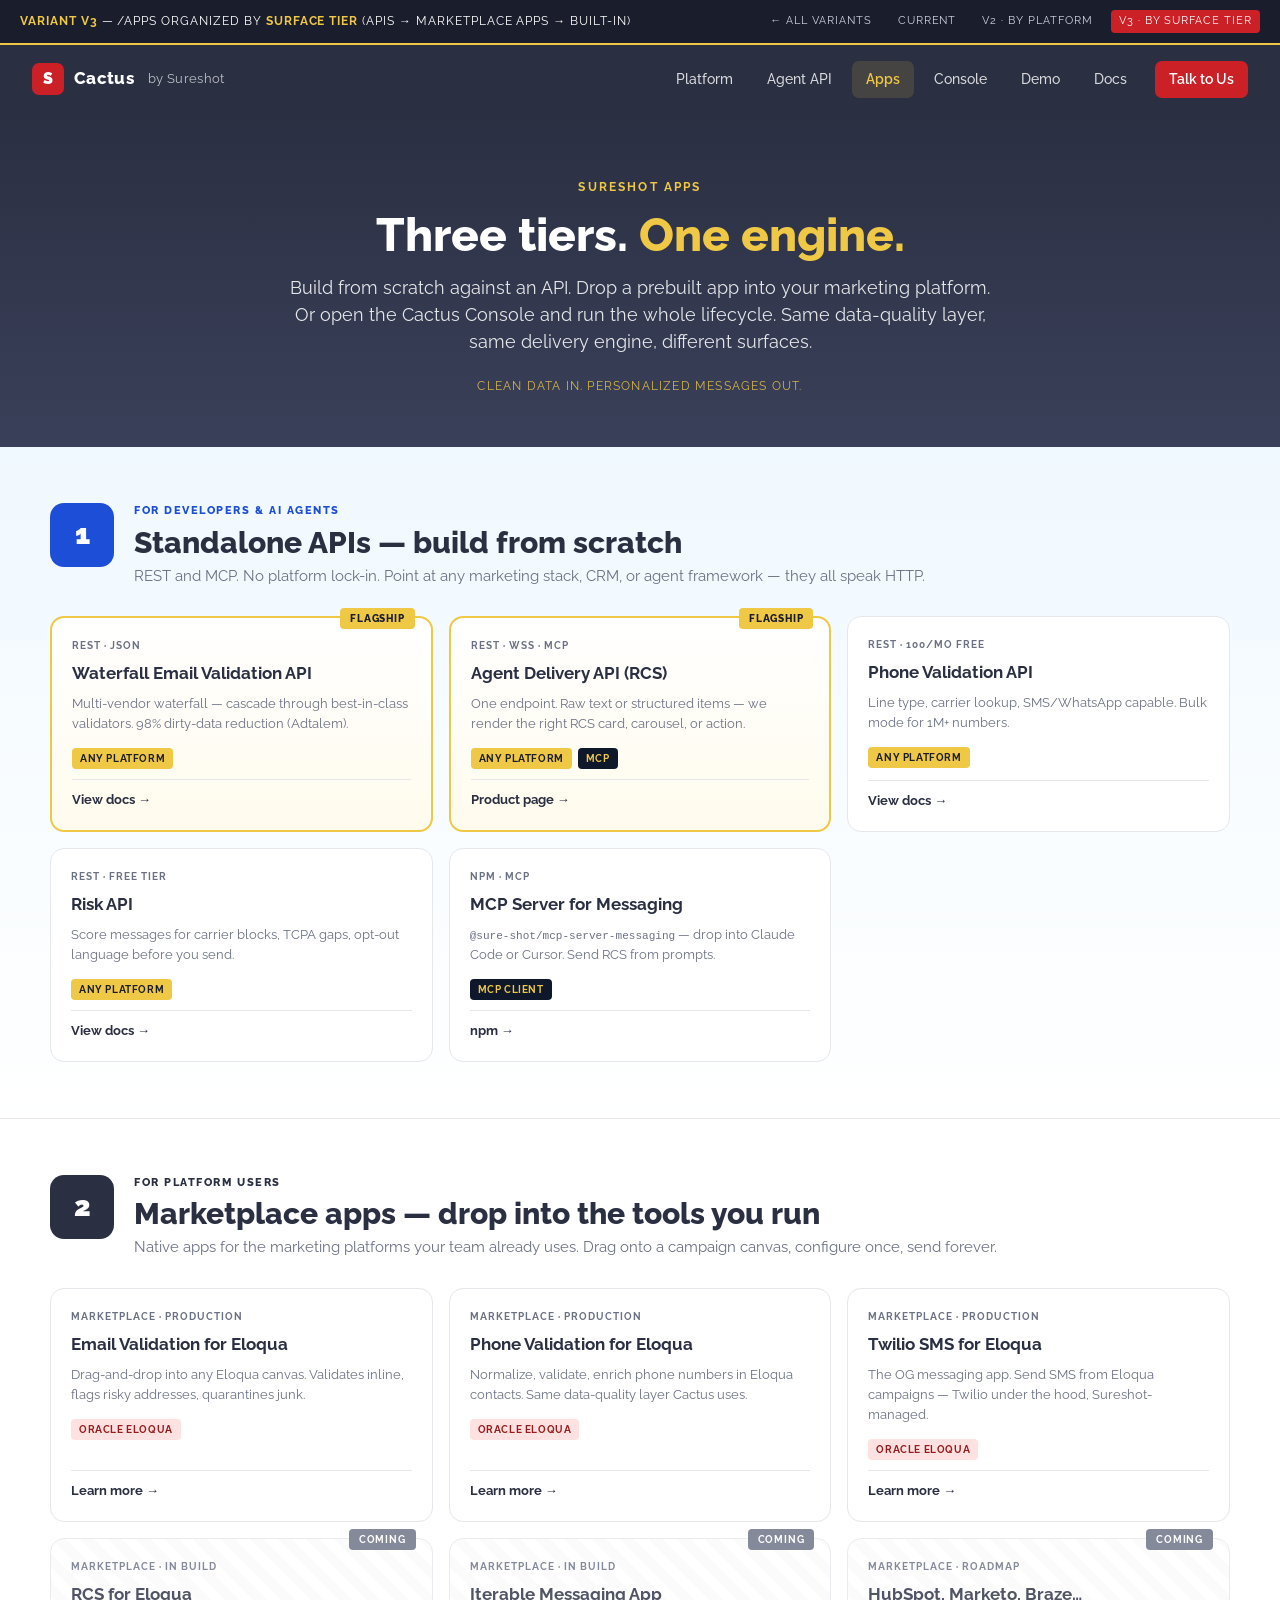
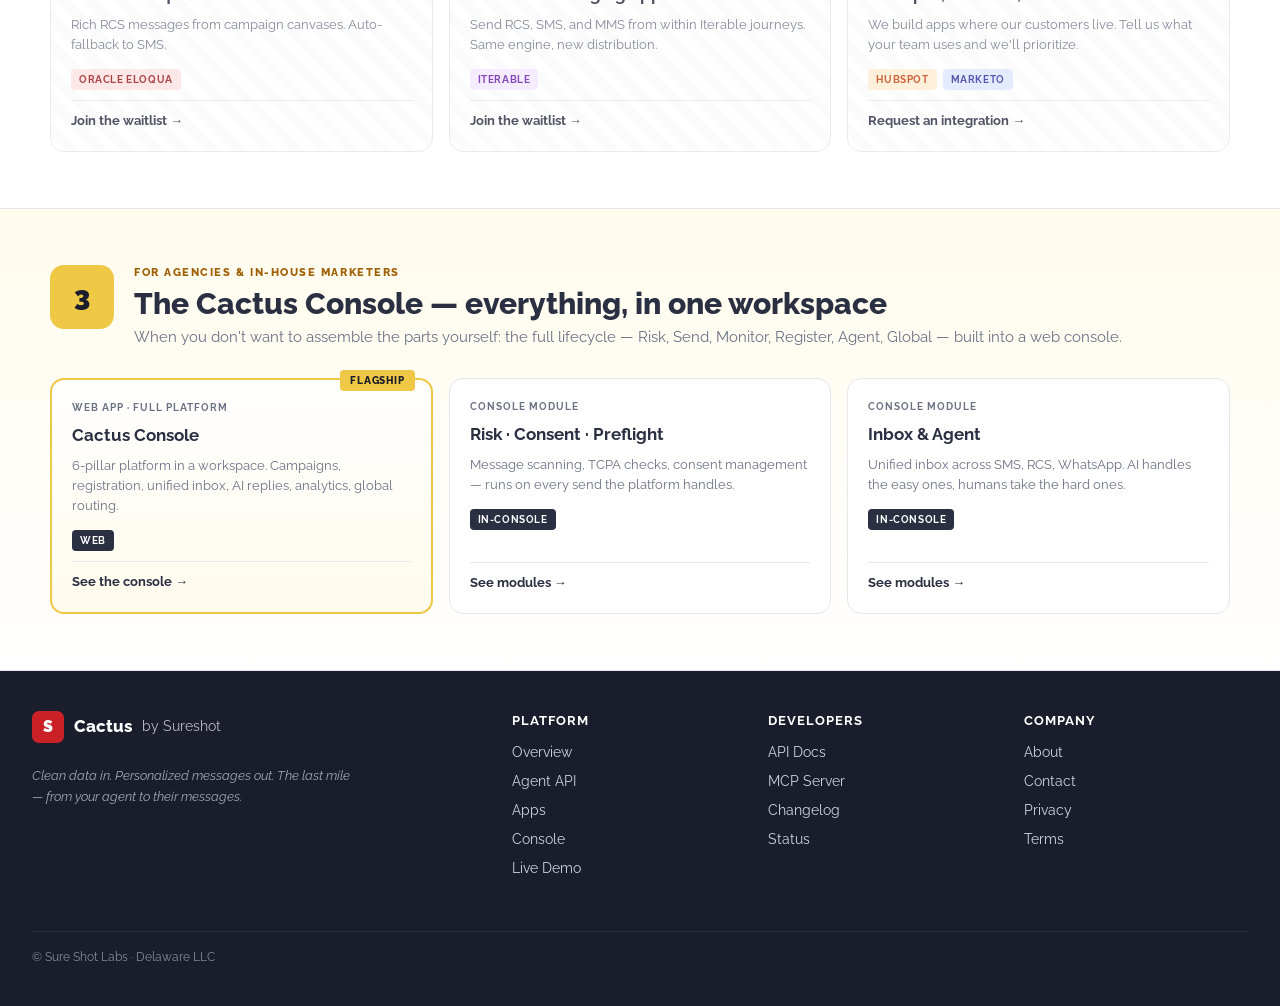
<file: apps-v3.html>
<!doctype html>
<html lang="en">
<head>
<meta charset="utf-8">
<meta name="viewport" content="width=device-width,initial-scale=1">
<title>V3 · Apps — organized by surface tier</title>
<link href="https://fonts.googleapis.com/css2?family=Raleway:wght@300;400;500;600;700;800;900&display=swap" rel="stylesheet">
<link rel="stylesheet" href="./styles.css">
<style>
  .hero { background: linear-gradient(180deg, var(--navy) 0%, var(--navy-2) 100%); color: #fff; padding: 64px 32px 52px; text-align: center; }
  .hero .eyebrow { color: var(--gold); }
  .hero h1 { font-size: 46px; line-height: 1.1; font-weight: 800; margin: 0 0 14px; max-width: 860px; margin-left: auto; margin-right: auto; }
  .hero h1 em { color: var(--gold); font-style: normal; }
  .hero .sub { font-size: 18px; opacity: 0.88; max-width: 700px; margin: 0 auto 22px; }
  .hero .manifesto-line { font-size: 12px; letter-spacing: 0.1em; text-transform: uppercase; color: var(--gold); opacity: 0.85; margin-top: 22px; }
  @media (max-width: 600px) { .hero h1 { font-size: 32px; } }

  /* Tier sections */
  .tier { padding: 56px 32px; border-bottom: 1px solid var(--line); }
  .tier.t1 { background: linear-gradient(180deg, #f0f9ff 0%, #fff 100%); }
  .tier.t2 { background: #fff; }
  .tier.t3 { background: linear-gradient(180deg, #fffbed 0%, #fff 100%); }
  .tier-inner { max-width: 1180px; margin: 0 auto; }
  .tier-head { display: flex; align-items: flex-start; gap: 20px; margin-bottom: 28px; flex-wrap: wrap; }
  .tier-num { width: 64px; height: 64px; border-radius: 14px; display: grid; place-items: center; color: #fff; font-weight: 900; font-size: 28px; flex-shrink: 0; }
  .tier.t1 .tier-num { background: #1d4ed8; }
  .tier.t2 .tier-num { background: var(--navy); }
  .tier.t3 .tier-num { background: var(--gold); color: var(--ink); }
  .tier-head .meta { flex: 1; min-width: 280px; }
  .tier-head h2 { margin: 0; font-size: 30px; color: var(--navy); font-weight: 800; line-height: 1.1; }
  .tier-head .who { font-size: 11px; letter-spacing: 0.14em; text-transform: uppercase; font-weight: 800; margin-bottom: 6px; }
  .tier.t1 .tier-head .who { color: #1d4ed8; }
  .tier.t2 .tier-head .who { color: var(--navy); }
  .tier.t3 .tier-head .who { color: #a16207; }
  .tier-head .lead { color: var(--muted); font-size: 15px; line-height: 1.55; margin: 6px 0 0; }

  .tier-grid { display: grid; grid-template-columns: repeat(3, 1fr); gap: 16px; }
  @media (max-width: 900px) { .tier-grid { grid-template-columns: repeat(2, 1fr); } }
  @media (max-width: 600px) { .tier-grid { grid-template-columns: 1fr; } }

  .app-card {
    background: #fff; border: 1px solid var(--line); border-radius: var(--radius);
    padding: 20px; display: flex; flex-direction: column; gap: 10px; position: relative;
    transition: all 0.15s;
  }
  .app-card:hover { border-color: var(--navy); transform: translateY(-2px); box-shadow: 0 6px 18px rgba(0,0,0,0.05); }
  .app-card.flagship { border: 2px solid var(--gold); background: linear-gradient(180deg, #fff 0%, #fffbed 100%); }
  .app-card.flagship::before { content: "Flagship"; position: absolute; top: -10px; right: 16px; background: var(--gold); color: var(--ink); font-size: 10px; padding: 3px 10px; border-radius: 4px; letter-spacing: 0.08em; text-transform: uppercase; font-weight: 800; }
  .app-card.coming { opacity: 0.82; background: repeating-linear-gradient(45deg, #fff, #fff 10px, #fafbfc 10px, #fafbfc 20px); }
  .app-card.coming::before { content: "Coming"; position: absolute; top: -10px; right: 16px; background: var(--muted); color: #fff; font-size: 10px; padding: 3px 10px; border-radius: 4px; letter-spacing: 0.08em; text-transform: uppercase; font-weight: 700; }

  .app-card .type { font-size: 10px; letter-spacing: 0.1em; text-transform: uppercase; color: var(--muted); font-weight: 700; }
  .app-card h3 { margin: 0; font-size: 17px; color: var(--navy); font-weight: 700; line-height: 1.25; }
  .app-card p { color: var(--muted); font-size: 13px; line-height: 1.55; margin: 0; }
  .platforms { display: flex; gap: 6px; flex-wrap: wrap; margin-top: 4px; }
  .plat { font-size: 10px; font-weight: 700; padding: 3px 8px; border-radius: 4px; letter-spacing: 0.06em; text-transform: uppercase; }
  .plat.eloqua { background: #fee2e2; color: #991b1b; }
  .plat.iterable { background: #f3e8ff; color: #6b21a8; }
  .plat.hubspot { background: #ffedd5; color: #c2410c; }
  .plat.any { background: var(--gold); color: var(--ink); }
  .plat.web { background: var(--navy); color: #fff; }
  .plat.mcp { background: #0f172a; color: var(--gold); }
  .app-card a { font-size: 13px; color: var(--navy); font-weight: 700; text-decoration: none; margin-top: auto; padding-top: 10px; border-top: 1px solid var(--line); }
  .app-card a:hover { color: var(--red); }
</style>
</head>
<body>

<div class="scope-mock">
  <span><b>VARIANT V3</b> — /apps organized by <b>surface tier</b> (APIs → Marketplace apps → Built-in)</span>
  <div class="crumbs">
    <a href="./versions.html">← All variants</a>
    <a href="./apps.html">Current</a>
    <a href="./apps-v2.html">V2 · by platform</a>
    <a href="./apps-v3.html" class="current">V3 · by surface tier</a>
  </div>
</div>

<nav class="topnav">
  <a href="./index.html" class="brand"><span class="mark">S</span> Cactus <small>by Sureshot</small></a>
  <div class="links">
    <a href="./index.html">Platform</a>
    <a href="./rcs-api.html">Agent API</a>
    <a href="./apps.html" class="active">Apps</a>
    <a href="./console.html">Console</a>
    <a href="./demo.html">Demo</a>
    <a href="#">Docs</a>
    <a href="#" class="cta-nav">Talk to Us</a>
  </div>
</nav>

<section class="hero">
  <div class="eyebrow">Sureshot apps</div>
  <h1>Three tiers. <em>One engine.</em></h1>
  <p class="sub">Build from scratch against an API. Drop a prebuilt app into your marketing platform. Or open the Cactus Console and run the whole lifecycle. Same data-quality layer, same delivery engine, different surfaces.</p>
  <div class="manifesto-line">Clean data in. Personalized messages out.</div>
</section>

<!-- Tier 1 — APIs (build from scratch) -->
<section class="tier t1">
  <div class="tier-inner">
    <div class="tier-head">
      <div class="tier-num">1</div>
      <div class="meta">
        <div class="who">For developers &amp; AI agents</div>
        <h2>Standalone APIs — build from scratch</h2>
        <p class="lead">REST and MCP. No platform lock-in. Point at any marketing stack, CRM, or agent framework — they all speak HTTP.</p>
      </div>
    </div>
    <div class="tier-grid">
      <div class="app-card flagship">
        <div class="type">REST · JSON</div>
        <h3>Waterfall Email Validation API</h3>
        <p>Multi-vendor waterfall — cascade through best-in-class validators. 98% dirty-data reduction (Adtalem).</p>
        <div class="platforms"><span class="plat any">Any platform</span></div>
        <a href="#">View docs →</a>
      </div>
      <div class="app-card flagship">
        <div class="type">REST · WSS · MCP</div>
        <h3>Agent Delivery API (RCS)</h3>
        <p>One endpoint. Raw text or structured items — we render the right RCS card, carousel, or action.</p>
        <div class="platforms"><span class="plat any">Any platform</span><span class="plat mcp">MCP</span></div>
        <a href="./rcs-api.html">Product page →</a>
      </div>
      <div class="app-card">
        <div class="type">REST · 100/mo free</div>
        <h3>Phone Validation API</h3>
        <p>Line type, carrier lookup, SMS/WhatsApp capable. Bulk mode for 1M+ numbers.</p>
        <div class="platforms"><span class="plat any">Any platform</span></div>
        <a href="#">View docs →</a>
      </div>
      <div class="app-card">
        <div class="type">REST · free tier</div>
        <h3>Risk API</h3>
        <p>Score messages for carrier blocks, TCPA gaps, opt-out language before you send.</p>
        <div class="platforms"><span class="plat any">Any platform</span></div>
        <a href="#">View docs →</a>
      </div>
      <div class="app-card">
        <div class="type">npm · MCP</div>
        <h3>MCP Server for Messaging</h3>
        <p><code>@sure-shot/mcp-server-messaging</code> — drop into Claude Code or Cursor. Send RCS from prompts.</p>
        <div class="platforms"><span class="plat mcp">MCP client</span></div>
        <a href="#">npm →</a>
      </div>
    </div>
  </div>
</section>

<!-- Tier 2 — Marketplace apps -->
<section class="tier t2">
  <div class="tier-inner">
    <div class="tier-head">
      <div class="tier-num">2</div>
      <div class="meta">
        <div class="who">For platform users</div>
        <h2>Marketplace apps — drop into the tools you run</h2>
        <p class="lead">Native apps for the marketing platforms your team already uses. Drag onto a campaign canvas, configure once, send forever.</p>
      </div>
    </div>
    <div class="tier-grid">
      <div class="app-card">
        <div class="type">Marketplace · production</div>
        <h3>Email Validation for Eloqua</h3>
        <p>Drag-and-drop into any Eloqua canvas. Validates inline, flags risky addresses, quarantines junk.</p>
        <div class="platforms"><span class="plat eloqua">Oracle Eloqua</span></div>
        <a href="#">Learn more →</a>
      </div>
      <div class="app-card">
        <div class="type">Marketplace · production</div>
        <h3>Phone Validation for Eloqua</h3>
        <p>Normalize, validate, enrich phone numbers in Eloqua contacts. Same data-quality layer Cactus uses.</p>
        <div class="platforms"><span class="plat eloqua">Oracle Eloqua</span></div>
        <a href="#">Learn more →</a>
      </div>
      <div class="app-card">
        <div class="type">Marketplace · production</div>
        <h3>Twilio SMS for Eloqua</h3>
        <p>The OG messaging app. Send SMS from Eloqua campaigns — Twilio under the hood, Sureshot-managed.</p>
        <div class="platforms"><span class="plat eloqua">Oracle Eloqua</span></div>
        <a href="#">Learn more →</a>
      </div>
      <div class="app-card coming">
        <div class="type">Marketplace · in build</div>
        <h3>RCS for Eloqua</h3>
        <p>Rich RCS messages from campaign canvases. Auto-fallback to SMS.</p>
        <div class="platforms"><span class="plat eloqua">Oracle Eloqua</span></div>
        <a href="#">Join the waitlist →</a>
      </div>
      <div class="app-card coming">
        <div class="type">Marketplace · in build</div>
        <h3>Iterable Messaging App</h3>
        <p>Send RCS, SMS, and MMS from within Iterable journeys. Same engine, new distribution.</p>
        <div class="platforms"><span class="plat iterable">Iterable</span></div>
        <a href="#">Join the waitlist →</a>
      </div>
      <div class="app-card coming">
        <div class="type">Marketplace · roadmap</div>
        <h3>HubSpot, Marketo, Braze…</h3>
        <p>We build apps where our customers live. Tell us what your team uses and we'll prioritize.</p>
        <div class="platforms"><span class="plat hubspot">HubSpot</span><span class="plat iterable" style="background:#e0e7ff;color:#3730a3;">Marketo</span></div>
        <a href="#">Request an integration →</a>
      </div>
    </div>
  </div>
</section>

<!-- Tier 3 — Built-in / Console -->
<section class="tier t3">
  <div class="tier-inner">
    <div class="tier-head">
      <div class="tier-num">3</div>
      <div class="meta">
        <div class="who">For agencies &amp; in-house marketers</div>
        <h2>The Cactus Console — everything, in one workspace</h2>
        <p class="lead">When you don't want to assemble the parts yourself: the full lifecycle — Risk, Send, Monitor, Register, Agent, Global — built into a web console.</p>
      </div>
    </div>
    <div class="tier-grid">
      <div class="app-card flagship">
        <div class="type">Web app · full platform</div>
        <h3>Cactus Console</h3>
        <p>6-pillar platform in a workspace. Campaigns, registration, unified inbox, AI replies, analytics, global routing.</p>
        <div class="platforms"><span class="plat web">Web</span></div>
        <a href="./console.html">See the console →</a>
      </div>
      <div class="app-card">
        <div class="type">Console module</div>
        <h3>Risk · Consent · Preflight</h3>
        <p>Message scanning, TCPA checks, consent management — runs on every send the platform handles.</p>
        <div class="platforms"><span class="plat web">In-console</span></div>
        <a href="./console.html">See modules →</a>
      </div>
      <div class="app-card">
        <div class="type">Console module</div>
        <h3>Inbox &amp; Agent</h3>
        <p>Unified inbox across SMS, RCS, WhatsApp. AI handles the easy ones, humans take the hard ones.</p>
        <div class="platforms"><span class="plat web">In-console</span></div>
        <a href="./console.html">See modules →</a>
      </div>
    </div>
  </div>
</section>

<footer class="footer">
  <div class="brand-col">
    <div class="brand-line"><span style="width:32px;height:32px;background:var(--red);border-radius:7px;display:grid;place-items:center;font-weight:900;font-size:16px;">S</span> Cactus <small style="opacity:0.7;font-weight:400;">by Sureshot</small></div>
    <p class="manifesto">Clean data in. Personalized messages out. The last mile — from your agent to their messages.</p>
  </div>
  <div><h4>Platform</h4><ul><li><a href="./index.html">Overview</a></li><li><a href="./rcs-api.html">Agent API</a></li><li><a href="./apps.html">Apps</a></li><li><a href="./console.html">Console</a></li><li><a href="./demo.html">Live Demo</a></li></ul></div>
  <div><h4>Developers</h4><ul><li><a href="#">API Docs</a></li><li><a href="#">MCP Server</a></li><li><a href="#">Changelog</a></li><li><a href="#">Status</a></li></ul></div>
  <div><h4>Company</h4><ul><li><a href="#">About</a></li><li><a href="#">Contact</a></li><li><a href="#">Privacy</a></li><li><a href="#">Terms</a></li></ul></div>
  <div class="copyright">© Sure Shot Labs · Delaware LLC</div>
</footer>

</body>
</html>
</file>
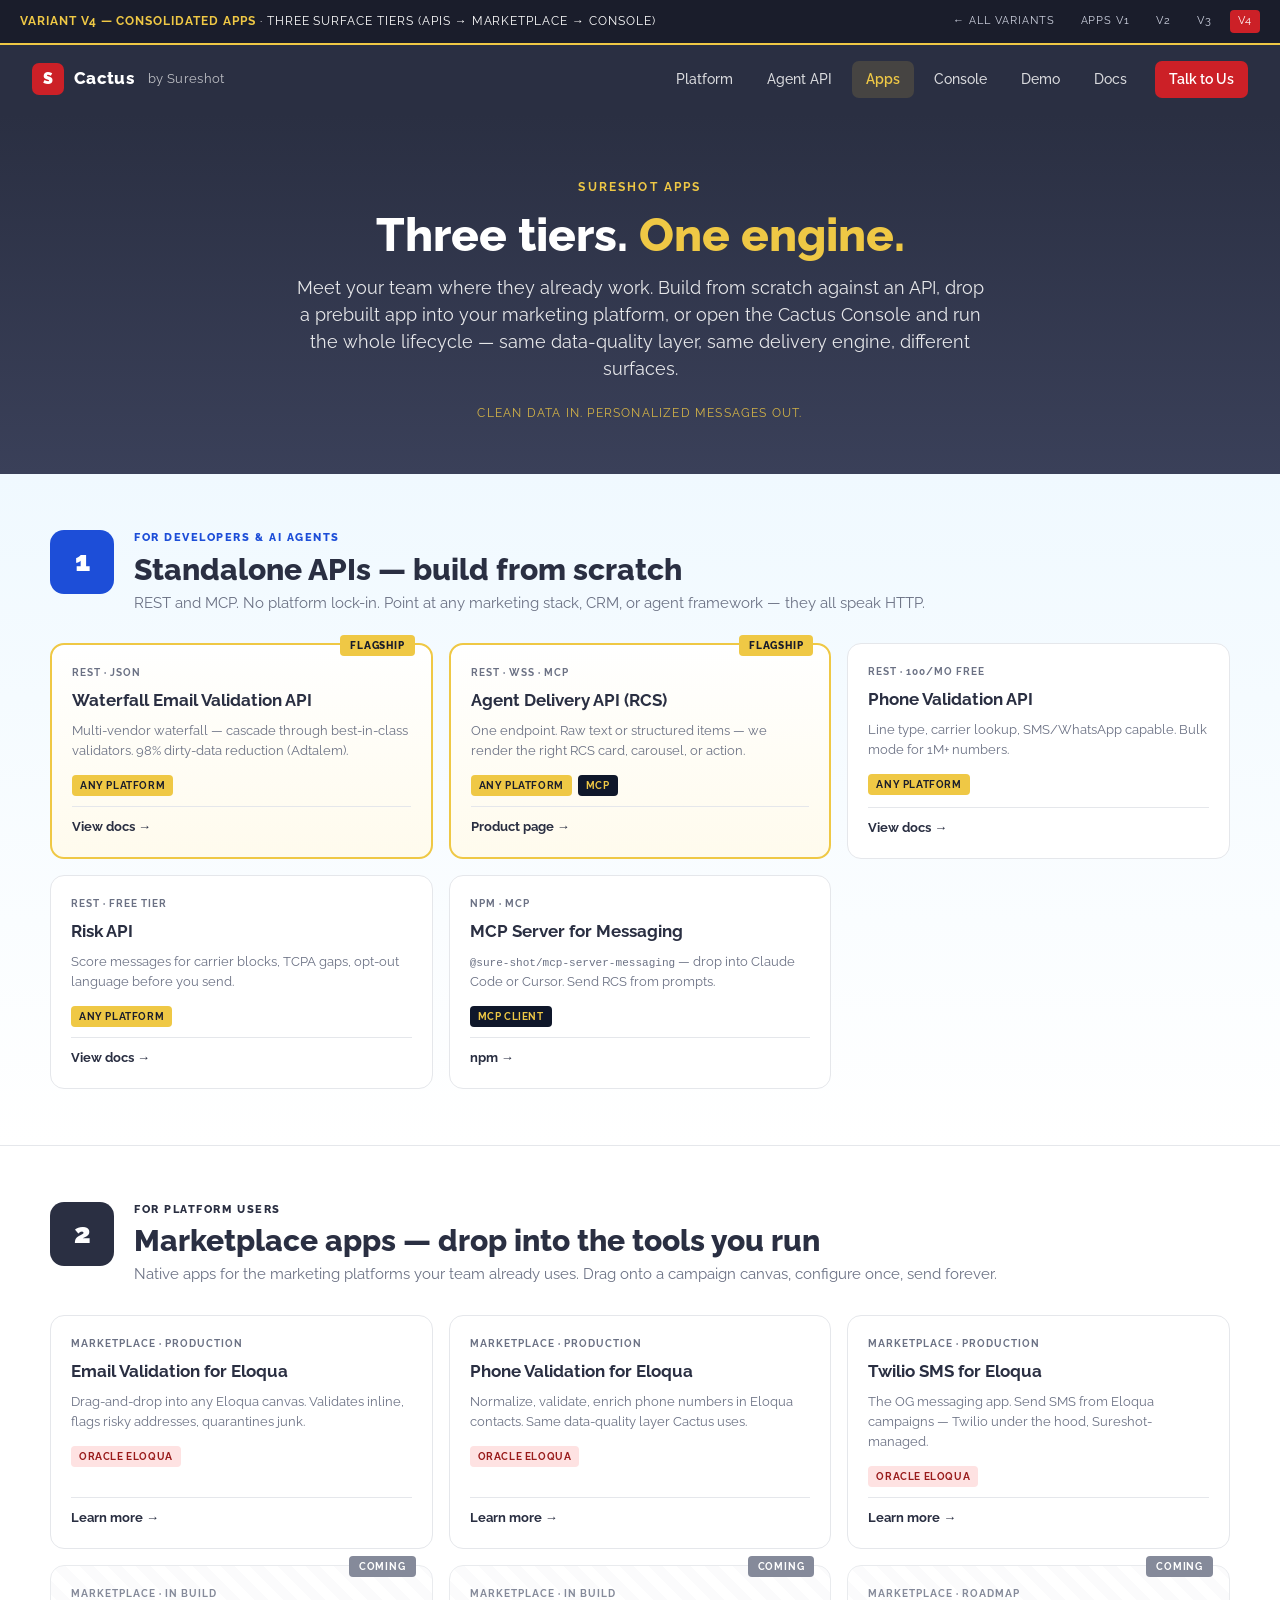
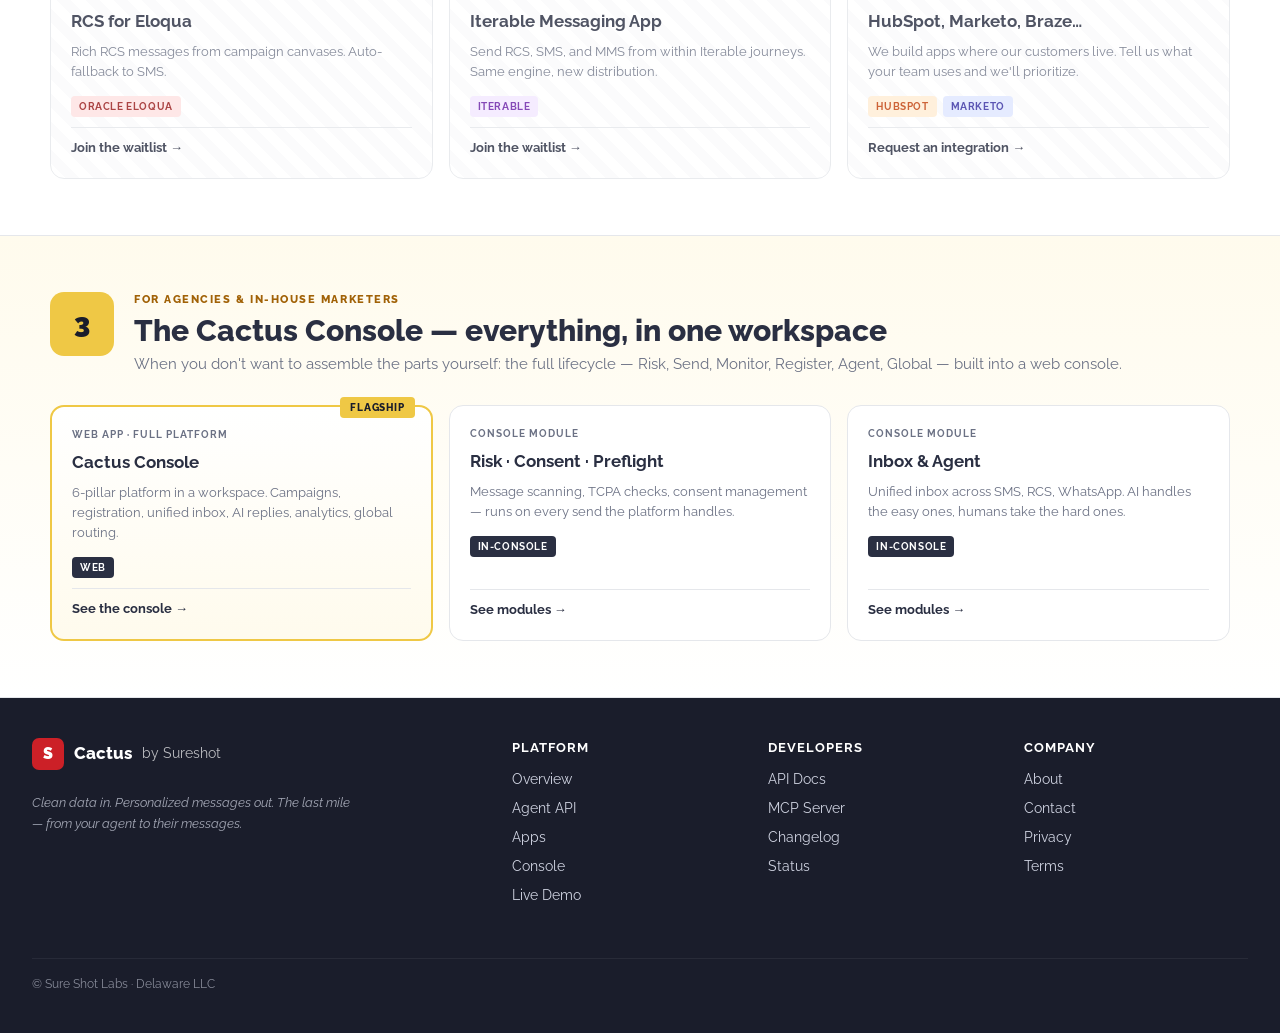
<file: apps-v4.html>
<!doctype html>
<html lang="en">
<head>
<meta charset="utf-8">
<meta name="viewport" content="width=device-width,initial-scale=1">
<title>V4 · Apps — consolidated (surface tiers)</title>
<link href="https://fonts.googleapis.com/css2?family=Raleway:wght@300;400;500;600;700;800;900&display=swap" rel="stylesheet">
<link rel="stylesheet" href="./styles.css">
<style>
  .hero { background: linear-gradient(180deg, var(--navy) 0%, var(--navy-2) 100%); color: #fff; padding: 64px 32px 52px; text-align: center; }
  .hero .eyebrow { color: var(--gold); }
  .hero h1 { font-size: 46px; line-height: 1.1; font-weight: 800; margin: 0 0 14px; max-width: 860px; margin-left: auto; margin-right: auto; }
  .hero h1 em { color: var(--gold); font-style: normal; }
  .hero .sub { font-size: 18px; opacity: 0.88; max-width: 700px; margin: 0 auto 22px; }
  .hero .manifesto-line { font-size: 12px; letter-spacing: 0.1em; text-transform: uppercase; color: var(--gold); opacity: 0.85; margin-top: 22px; }
  @media (max-width: 600px) { .hero h1 { font-size: 32px; } }

  .tier { padding: 56px 32px; border-bottom: 1px solid var(--line); }
  .tier.t1 { background: linear-gradient(180deg, #f0f9ff 0%, #fff 100%); }
  .tier.t2 { background: #fff; }
  .tier.t3 { background: linear-gradient(180deg, #fffbed 0%, #fff 100%); }
  .tier-inner { max-width: 1180px; margin: 0 auto; }
  .tier-head { display: flex; align-items: flex-start; gap: 20px; margin-bottom: 28px; flex-wrap: wrap; }
  .tier-num { width: 64px; height: 64px; border-radius: 14px; display: grid; place-items: center; color: #fff; font-weight: 900; font-size: 28px; flex-shrink: 0; }
  .tier.t1 .tier-num { background: #1d4ed8; }
  .tier.t2 .tier-num { background: var(--navy); }
  .tier.t3 .tier-num { background: var(--gold); color: var(--ink); }
  .tier-head .meta { flex: 1; min-width: 280px; }
  .tier-head h2 { margin: 0; font-size: 30px; color: var(--navy); font-weight: 800; line-height: 1.1; }
  .tier-head .who { font-size: 11px; letter-spacing: 0.14em; text-transform: uppercase; font-weight: 800; margin-bottom: 6px; }
  .tier.t1 .tier-head .who { color: #1d4ed8; }
  .tier.t2 .tier-head .who { color: var(--navy); }
  .tier.t3 .tier-head .who { color: #a16207; }
  .tier-head .lead { color: var(--muted); font-size: 15px; line-height: 1.55; margin: 6px 0 0; }

  .tier-grid { display: grid; grid-template-columns: repeat(3, 1fr); gap: 16px; }
  @media (max-width: 900px) { .tier-grid { grid-template-columns: repeat(2, 1fr); } }
  @media (max-width: 600px) { .tier-grid { grid-template-columns: 1fr; } }

  .app-card {
    background: #fff; border: 1px solid var(--line); border-radius: var(--radius);
    padding: 20px; display: flex; flex-direction: column; gap: 10px; position: relative;
    transition: all 0.15s;
  }
  .app-card:hover { border-color: var(--navy); transform: translateY(-2px); box-shadow: 0 6px 18px rgba(0,0,0,0.05); }
  .app-card.flagship { border: 2px solid var(--gold); background: linear-gradient(180deg, #fff 0%, #fffbed 100%); }
  .app-card.flagship::before { content: "Flagship"; position: absolute; top: -10px; right: 16px; background: var(--gold); color: var(--ink); font-size: 10px; padding: 3px 10px; border-radius: 4px; letter-spacing: 0.08em; text-transform: uppercase; font-weight: 800; }
  .app-card.coming { opacity: 0.82; background: repeating-linear-gradient(45deg, #fff, #fff 10px, #fafbfc 10px, #fafbfc 20px); }
  .app-card.coming::before { content: "Coming"; position: absolute; top: -10px; right: 16px; background: var(--muted); color: #fff; font-size: 10px; padding: 3px 10px; border-radius: 4px; letter-spacing: 0.08em; text-transform: uppercase; font-weight: 700; }

  .app-card .type { font-size: 10px; letter-spacing: 0.1em; text-transform: uppercase; color: var(--muted); font-weight: 700; }
  .app-card h3 { margin: 0; font-size: 17px; color: var(--navy); font-weight: 700; line-height: 1.25; }
  .app-card p { color: var(--muted); font-size: 13px; line-height: 1.55; margin: 0; }
  .platforms { display: flex; gap: 6px; flex-wrap: wrap; margin-top: 4px; }
  .plat { font-size: 10px; font-weight: 700; padding: 3px 8px; border-radius: 4px; letter-spacing: 0.06em; text-transform: uppercase; }
  .plat.eloqua { background: #fee2e2; color: #991b1b; }
  .plat.iterable { background: #f3e8ff; color: #6b21a8; }
  .plat.hubspot { background: #ffedd5; color: #c2410c; }
  .plat.any { background: var(--gold); color: var(--ink); }
  .plat.web { background: var(--navy); color: #fff; }
  .plat.mcp { background: #0f172a; color: var(--gold); }
  .app-card a { font-size: 13px; color: var(--navy); font-weight: 700; text-decoration: none; margin-top: auto; padding-top: 10px; border-top: 1px solid var(--line); }
  .app-card a:hover { color: var(--red); }
</style>
</head>
<body>

<div class="scope-mock">
  <span><b>VARIANT V4 — CONSOLIDATED APPS</b> · three surface tiers (APIs → Marketplace → Console)</span>
  <div class="crumbs">
    <a href="./versions.html">← All variants</a>
    <a href="./apps.html">Apps v1</a>
    <a href="./apps-v2.html">V2</a>
    <a href="./apps-v3.html">V3</a>
    <a href="./apps-v4.html" class="current">V4</a>
  </div>
</div>

<nav class="topnav">
  <a href="./index-v4.html" class="brand"><span class="mark">S</span> Cactus <small>by Sureshot</small></a>
  <div class="links">
    <a href="./index-v4.html">Platform</a>
    <a href="./rcs-api.html">Agent API</a>
    <a href="./apps-v4.html" class="active">Apps</a>
    <a href="./console-v4.html">Console</a>
    <a href="./demo.html">Demo</a>
    <a href="#">Docs</a>
    <a href="#" class="cta-nav">Talk to Us</a>
  </div>
</nav>

<section class="hero">
  <div class="eyebrow">Sureshot apps</div>
  <h1>Three tiers. <em>One engine.</em></h1>
  <p class="sub">Meet your team where they already work. Build from scratch against an API, drop a prebuilt app into your marketing platform, or open the Cactus Console and run the whole lifecycle — same data-quality layer, same delivery engine, different surfaces.</p>
  <div class="manifesto-line">Clean data in. Personalized messages out.</div>
</section>

<!-- Tier 1 — APIs -->
<section class="tier t1">
  <div class="tier-inner">
    <div class="tier-head">
      <div class="tier-num">1</div>
      <div class="meta">
        <div class="who">For developers &amp; AI agents</div>
        <h2>Standalone APIs — build from scratch</h2>
        <p class="lead">REST and MCP. No platform lock-in. Point at any marketing stack, CRM, or agent framework — they all speak HTTP.</p>
      </div>
    </div>
    <div class="tier-grid">
      <div class="app-card flagship">
        <div class="type">REST · JSON</div>
        <h3>Waterfall Email Validation API</h3>
        <p>Multi-vendor waterfall — cascade through best-in-class validators. 98% dirty-data reduction (Adtalem).</p>
        <div class="platforms"><span class="plat any">Any platform</span></div>
        <a href="#">View docs →</a>
      </div>
      <div class="app-card flagship">
        <div class="type">REST · WSS · MCP</div>
        <h3>Agent Delivery API (RCS)</h3>
        <p>One endpoint. Raw text or structured items — we render the right RCS card, carousel, or action.</p>
        <div class="platforms"><span class="plat any">Any platform</span><span class="plat mcp">MCP</span></div>
        <a href="./rcs-api.html">Product page →</a>
      </div>
      <div class="app-card">
        <div class="type">REST · 100/mo free</div>
        <h3>Phone Validation API</h3>
        <p>Line type, carrier lookup, SMS/WhatsApp capable. Bulk mode for 1M+ numbers.</p>
        <div class="platforms"><span class="plat any">Any platform</span></div>
        <a href="#">View docs →</a>
      </div>
      <div class="app-card">
        <div class="type">REST · free tier</div>
        <h3>Risk API</h3>
        <p>Score messages for carrier blocks, TCPA gaps, opt-out language before you send.</p>
        <div class="platforms"><span class="plat any">Any platform</span></div>
        <a href="#">View docs →</a>
      </div>
      <div class="app-card">
        <div class="type">npm · MCP</div>
        <h3>MCP Server for Messaging</h3>
        <p><code>@sure-shot/mcp-server-messaging</code> — drop into Claude Code or Cursor. Send RCS from prompts.</p>
        <div class="platforms"><span class="plat mcp">MCP client</span></div>
        <a href="#">npm →</a>
      </div>
    </div>
  </div>
</section>

<!-- Tier 2 — Marketplace apps -->
<section class="tier t2">
  <div class="tier-inner">
    <div class="tier-head">
      <div class="tier-num">2</div>
      <div class="meta">
        <div class="who">For platform users</div>
        <h2>Marketplace apps — drop into the tools you run</h2>
        <p class="lead">Native apps for the marketing platforms your team already uses. Drag onto a campaign canvas, configure once, send forever.</p>
      </div>
    </div>
    <div class="tier-grid">
      <div class="app-card">
        <div class="type">Marketplace · production</div>
        <h3>Email Validation for Eloqua</h3>
        <p>Drag-and-drop into any Eloqua canvas. Validates inline, flags risky addresses, quarantines junk.</p>
        <div class="platforms"><span class="plat eloqua">Oracle Eloqua</span></div>
        <a href="#">Learn more →</a>
      </div>
      <div class="app-card">
        <div class="type">Marketplace · production</div>
        <h3>Phone Validation for Eloqua</h3>
        <p>Normalize, validate, enrich phone numbers in Eloqua contacts. Same data-quality layer Cactus uses.</p>
        <div class="platforms"><span class="plat eloqua">Oracle Eloqua</span></div>
        <a href="#">Learn more →</a>
      </div>
      <div class="app-card">
        <div class="type">Marketplace · production</div>
        <h3>Twilio SMS for Eloqua</h3>
        <p>The OG messaging app. Send SMS from Eloqua campaigns — Twilio under the hood, Sureshot-managed.</p>
        <div class="platforms"><span class="plat eloqua">Oracle Eloqua</span></div>
        <a href="#">Learn more →</a>
      </div>
      <div class="app-card coming">
        <div class="type">Marketplace · in build</div>
        <h3>RCS for Eloqua</h3>
        <p>Rich RCS messages from campaign canvases. Auto-fallback to SMS.</p>
        <div class="platforms"><span class="plat eloqua">Oracle Eloqua</span></div>
        <a href="#">Join the waitlist →</a>
      </div>
      <div class="app-card coming">
        <div class="type">Marketplace · in build</div>
        <h3>Iterable Messaging App</h3>
        <p>Send RCS, SMS, and MMS from within Iterable journeys. Same engine, new distribution.</p>
        <div class="platforms"><span class="plat iterable">Iterable</span></div>
        <a href="#">Join the waitlist →</a>
      </div>
      <div class="app-card coming">
        <div class="type">Marketplace · roadmap</div>
        <h3>HubSpot, Marketo, Braze…</h3>
        <p>We build apps where our customers live. Tell us what your team uses and we'll prioritize.</p>
        <div class="platforms"><span class="plat hubspot">HubSpot</span><span class="plat iterable" style="background:#e0e7ff;color:#3730a3;">Marketo</span></div>
        <a href="#">Request an integration →</a>
      </div>
    </div>
  </div>
</section>

<!-- Tier 3 — Console -->
<section class="tier t3">
  <div class="tier-inner">
    <div class="tier-head">
      <div class="tier-num">3</div>
      <div class="meta">
        <div class="who">For agencies &amp; in-house marketers</div>
        <h2>The Cactus Console — everything, in one workspace</h2>
        <p class="lead">When you don't want to assemble the parts yourself: the full lifecycle — Risk, Send, Monitor, Register, Agent, Global — built into a web console.</p>
      </div>
    </div>
    <div class="tier-grid">
      <div class="app-card flagship">
        <div class="type">Web app · full platform</div>
        <h3>Cactus Console</h3>
        <p>6-pillar platform in a workspace. Campaigns, registration, unified inbox, AI replies, analytics, global routing.</p>
        <div class="platforms"><span class="plat web">Web</span></div>
        <a href="./console-v4.html">See the console →</a>
      </div>
      <div class="app-card">
        <div class="type">Console module</div>
        <h3>Risk · Consent · Preflight</h3>
        <p>Message scanning, TCPA checks, consent management — runs on every send the platform handles.</p>
        <div class="platforms"><span class="plat web">In-console</span></div>
        <a href="./console-v4.html">See modules →</a>
      </div>
      <div class="app-card">
        <div class="type">Console module</div>
        <h3>Inbox &amp; Agent</h3>
        <p>Unified inbox across SMS, RCS, WhatsApp. AI handles the easy ones, humans take the hard ones.</p>
        <div class="platforms"><span class="plat web">In-console</span></div>
        <a href="./console-v4.html">See modules →</a>
      </div>
    </div>
  </div>
</section>

<footer class="footer">
  <div class="brand-col">
    <div class="brand-line"><span style="width:32px;height:32px;background:var(--red);border-radius:7px;display:grid;place-items:center;font-weight:900;font-size:16px;">S</span> Cactus <small style="opacity:0.7;font-weight:400;">by Sureshot</small></div>
    <p class="manifesto">Clean data in. Personalized messages out. The last mile — from your agent to their messages.</p>
  </div>
  <div><h4>Platform</h4><ul><li><a href="./index-v4.html">Overview</a></li><li><a href="./rcs-api.html">Agent API</a></li><li><a href="./apps-v4.html">Apps</a></li><li><a href="./console-v4.html">Console</a></li><li><a href="./demo.html">Live Demo</a></li></ul></div>
  <div><h4>Developers</h4><ul><li><a href="#">API Docs</a></li><li><a href="#">MCP Server</a></li><li><a href="#">Changelog</a></li><li><a href="#">Status</a></li></ul></div>
  <div><h4>Company</h4><ul><li><a href="#">About</a></li><li><a href="#">Contact</a></li><li><a href="#">Privacy</a></li><li><a href="#">Terms</a></li></ul></div>
  <div class="copyright">© Sure Shot Labs · Delaware LLC</div>
</footer>

</body>
</html>
</file>
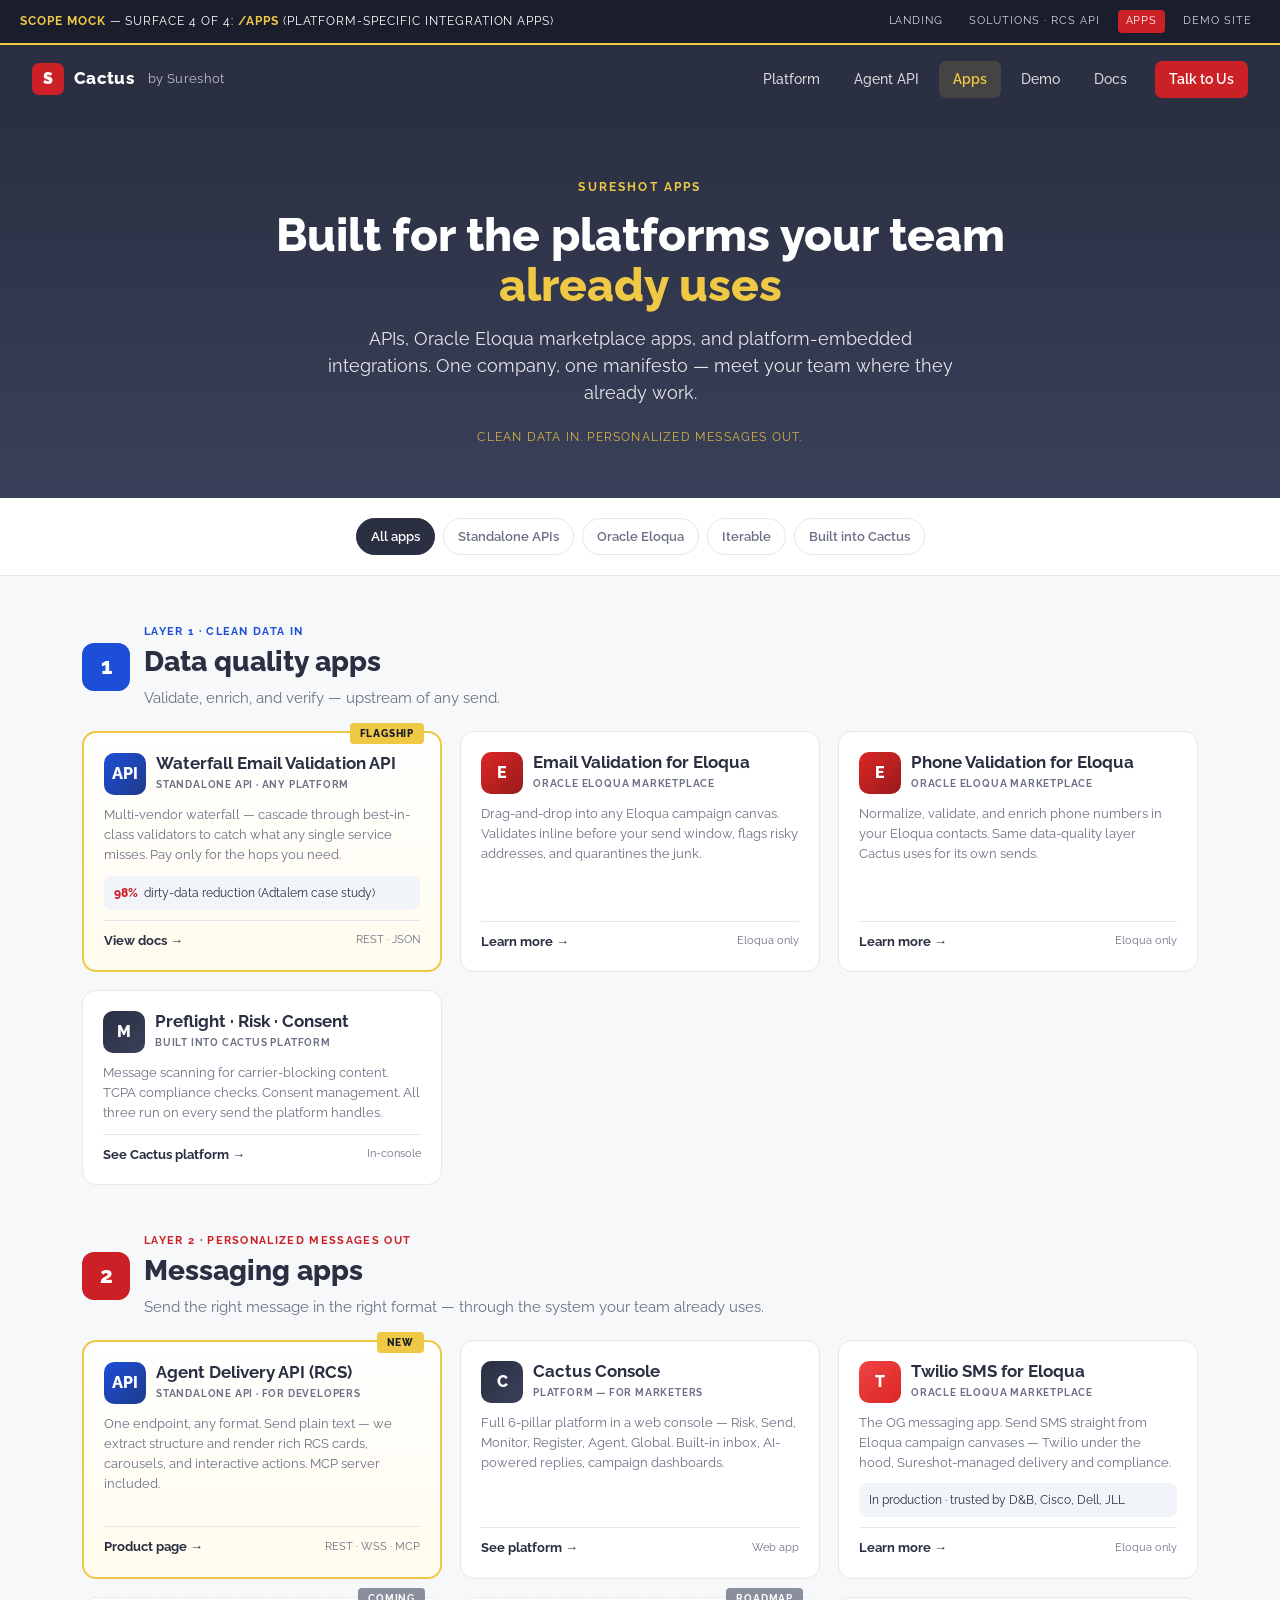
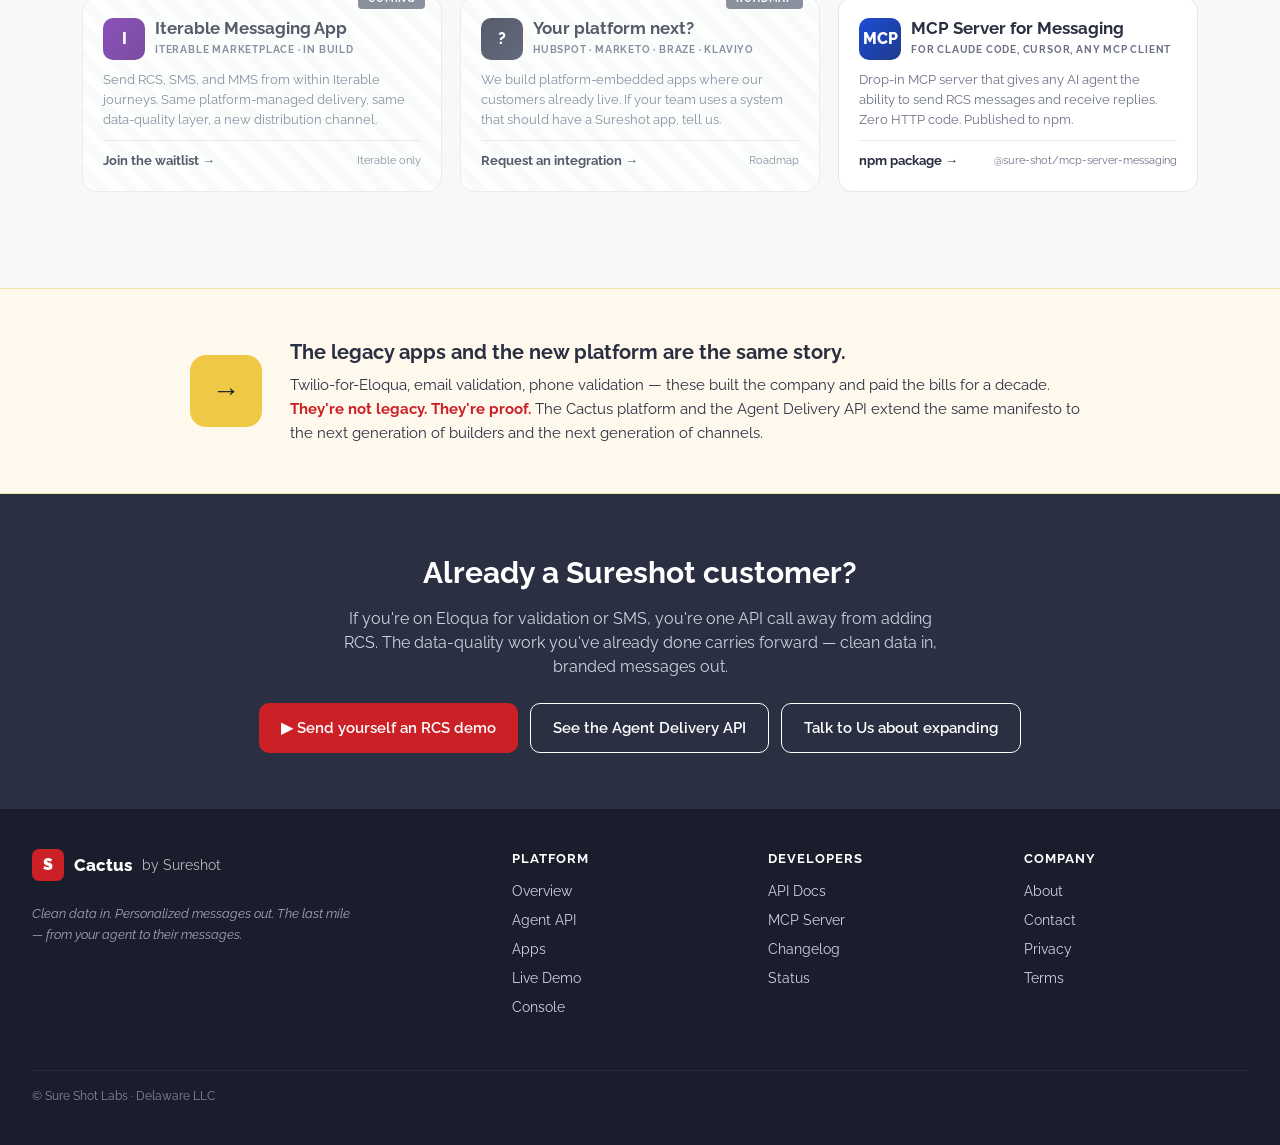
<file: apps.html>
<!doctype html>
<html lang="en">
<head>
<meta charset="utf-8">
<meta name="viewport" content="width=device-width,initial-scale=1">
<title>Apps — Cactus by Sureshot</title>
<link href="https://fonts.googleapis.com/css2?family=Raleway:wght@300;400;500;600;700;800;900&display=swap" rel="stylesheet">
<link rel="stylesheet" href="./styles.css">
<style>
  .hero { background: linear-gradient(180deg, var(--navy) 0%, var(--navy-2) 100%); color: #fff; padding: 64px 32px 52px; text-align: center; }
  .hero .eyebrow { color: var(--gold); }
  .hero h1 { font-size: 46px; line-height: 1.1; font-weight: 800; margin: 0 0 14px; max-width: 860px; margin-left: auto; margin-right: auto; }
  .hero h1 em { color: var(--gold); font-style: normal; }
  .hero .sub { font-size: 18px; opacity: 0.88; max-width: 640px; margin: 0 auto 22px; }
  .hero .manifesto-line { font-size: 12px; letter-spacing: 0.1em; text-transform: uppercase; color: var(--gold); opacity: 0.85; margin-top: 22px; }
  @media (max-width: 600px) { .hero h1 { font-size: 32px; } }

  /* Platform filter */
  .platform-bar { background: #fff; border-bottom: 1px solid var(--line); padding: 20px 32px; display: flex; justify-content: center; gap: 8px; flex-wrap: wrap; }
  .platform-bar .chip { padding: 8px 14px; border: 1px solid var(--line); border-radius: 999px; font-size: 13px; font-weight: 600; color: var(--muted); background: #fff; cursor: pointer; }
  .platform-bar .chip.active { background: var(--navy); color: #fff; border-color: var(--navy); }

  /* Two layers */
  .layers { padding: 48px 32px; max-width: 1180px; margin: 0 auto; }
  .layer { margin-bottom: 48px; }
  .layer-head { display: flex; align-items: center; gap: 14px; margin-bottom: 22px; }
  .layer-head .num { width: 48px; height: 48px; border-radius: 12px; display: grid; place-items: center; color: #fff; font-weight: 800; font-size: 22px; flex-shrink: 0; }
  .layer-head h2 { margin: 0; font-size: 28px; color: var(--navy); font-weight: 800; }
  .layer-head .eyebrow { font-size: 11px; letter-spacing: 0.12em; text-transform: uppercase; font-weight: 700; margin: 0; }
  .layer-head .sub { color: var(--muted); font-size: 15px; margin: 4px 0 0; }
  .layer.data .num { background: #1d4ed8; }
  .layer.data .eyebrow { color: #1d4ed8; }
  .layer.send .num { background: var(--red); }
  .layer.send .eyebrow { color: var(--red); }

  .app-grid { display: grid; grid-template-columns: repeat(3, 1fr); gap: 18px; }
  @media (max-width: 900px) { .app-grid { grid-template-columns: repeat(2, 1fr); } }
  @media (max-width: 600px) { .app-grid { grid-template-columns: 1fr; } }

  .app-card {
    background: #fff; border: 1px solid var(--line); border-radius: var(--radius);
    padding: 20px; display: flex; flex-direction: column; gap: 10px; transition: all 0.15s;
    position: relative;
  }
  .app-card:hover { border-color: var(--navy); transform: translateY(-2px); box-shadow: 0 8px 24px rgba(0,0,0,0.06); }
  .app-card.flagship { border: 2px solid var(--gold); background: linear-gradient(180deg,#fff 0%,#fffbed 100%); }
  .app-card .flagship-ribbon { position: absolute; top: -10px; right: 16px; background: var(--gold); color: var(--ink); font-size: 10px; padding: 3px 10px; border-radius: 4px; letter-spacing: 0.08em; text-transform: uppercase; font-weight: 800; }
  .app-card.coming { opacity: 0.78; background: repeating-linear-gradient(45deg,#fff,#fff 10px,#fafbfc 10px,#fafbfc 20px); }
  .app-card.coming .coming-ribbon { position: absolute; top: -10px; right: 16px; background: var(--muted); color: #fff; font-size: 10px; padding: 3px 10px; border-radius: 4px; letter-spacing: 0.08em; text-transform: uppercase; font-weight: 700; }

  .app-head { display: flex; gap: 10px; align-items: flex-start; }
  .app-icon { width: 42px; height: 42px; border-radius: 10px; display: grid; place-items: center; font-weight: 800; font-size: 16px; color: #fff; flex-shrink: 0; }
  .app-icon.api { background: linear-gradient(135deg, #1d4ed8 0%, #1e3a8a 100%); }
  .app-icon.eloqua { background: linear-gradient(135deg, #dc2626 0%, #991b1b 100%); }
  .app-icon.iterable { background: linear-gradient(135deg, #6b21a8 0%, #581c87 100%); }
  .app-icon.twilio { background: linear-gradient(135deg, #ef4444 0%, #dc2626 100%); }
  .app-icon.module { background: linear-gradient(135deg, var(--navy) 0%, var(--navy-2) 100%); }

  .app-card h3 { margin: 0; font-size: 17px; font-weight: 700; color: var(--navy); line-height: 1.25; }
  .app-card .platform-tag { font-size: 10px; font-weight: 700; letter-spacing: 0.08em; text-transform: uppercase; color: var(--muted); margin-top: 3px; }
  .app-card .caption { color: var(--muted); font-size: 13px; line-height: 1.55; margin: 0; }
  .app-card .proof { background: #f1f5f9; border-radius: 7px; padding: 8px 10px; font-size: 12px; color: var(--navy); display: flex; gap: 6px; align-items: center; }
  .app-card .proof b { color: var(--red); font-weight: 800; }
  .app-card .foot { display: flex; justify-content: space-between; align-items: center; margin-top: auto; padding-top: 10px; border-top: 1px solid var(--line); }
  .app-card .foot a { font-size: 13px; color: var(--navy); font-weight: 700; text-decoration: none; }
  .app-card .foot a:hover { color: var(--red); }
  .app-card .foot .availability { font-size: 11px; color: var(--muted); }

  /* Cross-sell */
  .cross { background: var(--navy); color: #fff; padding: 56px 32px; text-align: center; }
  .cross h2 { font-size: 30px; margin: 0 0 12px; }
  .cross p { color: #cfd3e1; font-size: 16px; margin: 0 0 24px; max-width: 600px; margin-left: auto; margin-right: auto; }
  .cross .row { display: flex; gap: 12px; justify-content: center; flex-wrap: wrap; }

  /* Bridge callout */
  .bridge { padding: 48px 32px; background: #fff8ed; border-top: 1px solid #f0e3a8; border-bottom: 1px solid #f0e3a8; }
  .bridge-wrap { max-width: 900px; margin: 0 auto; display: grid; grid-template-columns: auto 1fr; gap: 28px; align-items: center; }
  @media (max-width: 700px) { .bridge-wrap { grid-template-columns: 1fr; } }
  .bridge-icon { width: 72px; height: 72px; background: var(--gold); color: var(--ink); border-radius: 16px; display: grid; place-items: center; font-weight: 900; font-size: 28px; flex-shrink: 0; }
  .bridge h3 { margin: 0 0 6px; font-size: 20px; color: var(--navy); }
  .bridge p { margin: 0; color: var(--navy); font-size: 15px; line-height: 1.6; }
  .bridge p b { color: var(--red); }
</style>
</head>
<body>

<div class="scope-mock">
  <span><b>SCOPE MOCK</b> — Surface 4 of 4: <b>/apps</b> (platform-specific integration apps)</span>
  <div class="crumbs">
    <a href="./index.html">Landing</a>
    <a href="./rcs-api.html">Solutions · RCS API</a>
    <a href="./apps.html" class="current">Apps</a>
    <a href="./demo.html">Demo Site</a>
  </div>
</div>

<nav class="topnav">
  <a href="./index.html" class="brand"><span class="mark">S</span> Cactus <small>by Sureshot</small></a>
  <div class="links">
    <a href="./index.html">Platform</a>
    <a href="./rcs-api.html">Agent API</a>
    <a href="./apps.html" class="active">Apps</a>
    <a href="./demo.html">Demo</a>
    <a href="#">Docs</a>
    <a href="#" class="cta-nav">Talk to Us</a>
  </div>
</nav>

<section class="hero">
  <div class="eyebrow">Sureshot apps</div>
  <h1>Built for the platforms your team <em>already uses</em></h1>
  <p class="sub">APIs, Oracle Eloqua marketplace apps, and platform-embedded integrations. One company, one manifesto — meet your team where they already work.</p>
  <div class="manifesto-line">Clean data in. Personalized messages out.</div>
</section>

<!-- Platform filter -->
<div class="platform-bar">
  <span class="chip active">All apps</span>
  <span class="chip">Standalone APIs</span>
  <span class="chip">Oracle Eloqua</span>
  <span class="chip">Iterable</span>
  <span class="chip">Built into Cactus</span>
</div>

<!-- Layer 1: Data Quality -->
<div class="layers">

  <div class="layer data">
    <div class="layer-head">
      <div class="num">1</div>
      <div>
        <p class="eyebrow">Layer 1 · Clean data in</p>
        <h2>Data quality apps</h2>
        <p class="sub">Validate, enrich, and verify — upstream of any send.</p>
      </div>
    </div>

    <div class="app-grid">

      <!-- Waterfall Email Validation API — flagship -->
      <div class="app-card flagship">
        <span class="flagship-ribbon">Flagship</span>
        <div class="app-head">
          <div class="app-icon api">API</div>
          <div>
            <h3>Waterfall Email Validation API</h3>
            <div class="platform-tag">Standalone API · Any platform</div>
          </div>
        </div>
        <p class="caption">Multi-vendor waterfall — cascade through best-in-class validators to catch what any single service misses. Pay only for the hops you need.</p>
        <div class="proof"><b>98%</b> dirty-data reduction (Adtalem case study)</div>
        <div class="foot">
          <a href="#">View docs →</a>
          <span class="availability">REST · JSON</span>
        </div>
      </div>

      <!-- Email Validation for Eloqua -->
      <div class="app-card">
        <div class="app-head">
          <div class="app-icon eloqua">E</div>
          <div>
            <h3>Email Validation for Eloqua</h3>
            <div class="platform-tag">Oracle Eloqua marketplace</div>
          </div>
        </div>
        <p class="caption">Drag-and-drop into any Eloqua campaign canvas. Validates inline before your send window, flags risky addresses, and quarantines the junk.</p>
        <div class="foot">
          <a href="#">Learn more →</a>
          <span class="availability">Eloqua only</span>
        </div>
      </div>

      <!-- Phone Validation for Eloqua -->
      <div class="app-card">
        <div class="app-head">
          <div class="app-icon eloqua">E</div>
          <div>
            <h3>Phone Validation for Eloqua</h3>
            <div class="platform-tag">Oracle Eloqua marketplace</div>
          </div>
        </div>
        <p class="caption">Normalize, validate, and enrich phone numbers in your Eloqua contacts. Same data-quality layer Cactus uses for its own sends.</p>
        <div class="foot">
          <a href="#">Learn more →</a>
          <span class="availability">Eloqua only</span>
        </div>
      </div>

      <!-- Preflight (module) -->
      <div class="app-card">
        <div class="app-head">
          <div class="app-icon module">M</div>
          <div>
            <h3>Preflight · Risk · Consent</h3>
            <div class="platform-tag">Built into Cactus platform</div>
          </div>
        </div>
        <p class="caption">Message scanning for carrier-blocking content. TCPA compliance checks. Consent management. All three run on every send the platform handles.</p>
        <div class="foot">
          <a href="./index.html">See Cactus platform →</a>
          <span class="availability">In-console</span>
        </div>
      </div>

    </div>
  </div>

  <!-- Layer 2: Messages Out -->
  <div class="layer send">
    <div class="layer-head">
      <div class="num">2</div>
      <div>
        <p class="eyebrow">Layer 2 · Personalized messages out</p>
        <h2>Messaging apps</h2>
        <p class="sub">Send the right message in the right format — through the system your team already uses.</p>
      </div>
    </div>

    <div class="app-grid">

      <!-- Agent Delivery API (RCS) -->
      <div class="app-card flagship">
        <span class="flagship-ribbon">New</span>
        <div class="app-head">
          <div class="app-icon api">API</div>
          <div>
            <h3>Agent Delivery API (RCS)</h3>
            <div class="platform-tag">Standalone API · For developers</div>
          </div>
        </div>
        <p class="caption">One endpoint, any format. Send plain text — we extract structure and render rich RCS cards, carousels, and interactive actions. MCP server included.</p>
        <div class="foot">
          <a href="./rcs-api.html">Product page →</a>
          <span class="availability">REST · WSS · MCP</span>
        </div>
      </div>

      <!-- Cactus Console -->
      <div class="app-card">
        <div class="app-head">
          <div class="app-icon module">C</div>
          <div>
            <h3>Cactus Console</h3>
            <div class="platform-tag">Platform — For marketers</div>
          </div>
        </div>
        <p class="caption">Full 6-pillar platform in a web console — Risk, Send, Monitor, Register, Agent, Global. Built-in inbox, AI-powered replies, campaign dashboards.</p>
        <div class="foot">
          <a href="./index.html">See platform →</a>
          <span class="availability">Web app</span>
        </div>
      </div>

      <!-- Twilio SMS for Eloqua -->
      <div class="app-card">
        <div class="app-head">
          <div class="app-icon twilio">T</div>
          <div>
            <h3>Twilio SMS for Eloqua</h3>
            <div class="platform-tag">Oracle Eloqua marketplace</div>
          </div>
        </div>
        <p class="caption">The OG messaging app. Send SMS straight from Eloqua campaign canvases — Twilio under the hood, Sureshot-managed delivery and compliance.</p>
        <div class="proof">In production · trusted by D&amp;B, Cisco, Dell, JLL</div>
        <div class="foot">
          <a href="#">Learn more →</a>
          <span class="availability">Eloqua only</span>
        </div>
      </div>

      <!-- Iterable messaging (coming) -->
      <div class="app-card coming">
        <span class="coming-ribbon">Coming</span>
        <div class="app-head">
          <div class="app-icon iterable">I</div>
          <div>
            <h3>Iterable Messaging App</h3>
            <div class="platform-tag">Iterable marketplace · in build</div>
          </div>
        </div>
        <p class="caption">Send RCS, SMS, and MMS from within Iterable journeys. Same platform-managed delivery, same data-quality layer, a new distribution channel.</p>
        <div class="foot">
          <a href="#">Join the waitlist →</a>
          <span class="availability">Iterable only</span>
        </div>
      </div>

      <!-- Future platform (placeholder) -->
      <div class="app-card coming">
        <span class="coming-ribbon">Roadmap</span>
        <div class="app-head">
          <div class="app-icon module">?</div>
          <div>
            <h3>Your platform next?</h3>
            <div class="platform-tag">HubSpot · Marketo · Braze · Klaviyo</div>
          </div>
        </div>
        <p class="caption">We build platform-embedded apps where our customers already live. If your team uses a system that should have a Sureshot app, tell us.</p>
        <div class="foot">
          <a href="#">Request an integration →</a>
          <span class="availability">Roadmap</span>
        </div>
      </div>

      <!-- Direct Agent Delivery via MCP -->
      <div class="app-card">
        <div class="app-head">
          <div class="app-icon api">MCP</div>
          <div>
            <h3>MCP Server for Messaging</h3>
            <div class="platform-tag">For Claude Code, Cursor, any MCP client</div>
          </div>
        </div>
        <p class="caption">Drop-in MCP server that gives any AI agent the ability to send RCS messages and receive replies. Zero HTTP code. Published to npm.</p>
        <div class="foot">
          <a href="#">npm package →</a>
          <span class="availability">@sure-shot/mcp-server-messaging</span>
        </div>
      </div>

    </div>
  </div>
</div>

<!-- Bridge callout -->
<div class="bridge">
  <div class="bridge-wrap">
    <div class="bridge-icon">→</div>
    <div>
      <h3>The legacy apps and the new platform are the same story.</h3>
      <p>Twilio-for-Eloqua, email validation, phone validation — these built the company and paid the bills for a decade. <b>They're not legacy. They're proof.</b> The Cactus platform and the Agent Delivery API extend the same manifesto to the next generation of builders and the next generation of channels.</p>
    </div>
  </div>
</div>

<!-- Cross-sell -->
<section class="cross">
  <h2>Already a Sureshot customer?</h2>
  <p>If you're on Eloqua for validation or SMS, you're one API call away from adding RCS. The data-quality work you've already done carries forward — clean data in, branded messages out.</p>
  <div class="row">
    <a class="btn btn-primary" href="./demo.html">▶ Send yourself an RCS demo</a>
    <a class="btn btn-secondary" style="color:#fff;border-color:#fff" href="./rcs-api.html">See the Agent Delivery API</a>
    <a class="btn btn-secondary" style="color:#fff;border-color:#fff" href="#">Talk to Us about expanding</a>
  </div>
</section>

<footer class="footer">
  <div class="brand-col">
    <div class="brand-line"><span style="width:32px;height:32px;background:var(--red);border-radius:7px;display:grid;place-items:center;font-weight:900;font-size:16px;">S</span> Cactus <small style="opacity:0.7;font-weight:400;">by Sureshot</small></div>
    <p class="manifesto">Clean data in. Personalized messages out. The last mile — from your agent to their messages.</p>
  </div>
  <div><h4>Platform</h4><ul><li><a href="./index.html">Overview</a></li><li><a href="./rcs-api.html">Agent API</a></li><li><a href="./apps.html">Apps</a></li><li><a href="./demo.html">Live Demo</a></li><li><a href="#">Console</a></li></ul></div>
  <div><h4>Developers</h4><ul><li><a href="#">API Docs</a></li><li><a href="#">MCP Server</a></li><li><a href="#">Changelog</a></li><li><a href="#">Status</a></li></ul></div>
  <div><h4>Company</h4><ul><li><a href="#">About</a></li><li><a href="#">Contact</a></li><li><a href="#">Privacy</a></li><li><a href="#">Terms</a></li></ul></div>
  <div class="copyright">© Sure Shot Labs · Delaware LLC</div>
</footer>

</body>
</html>
</file>
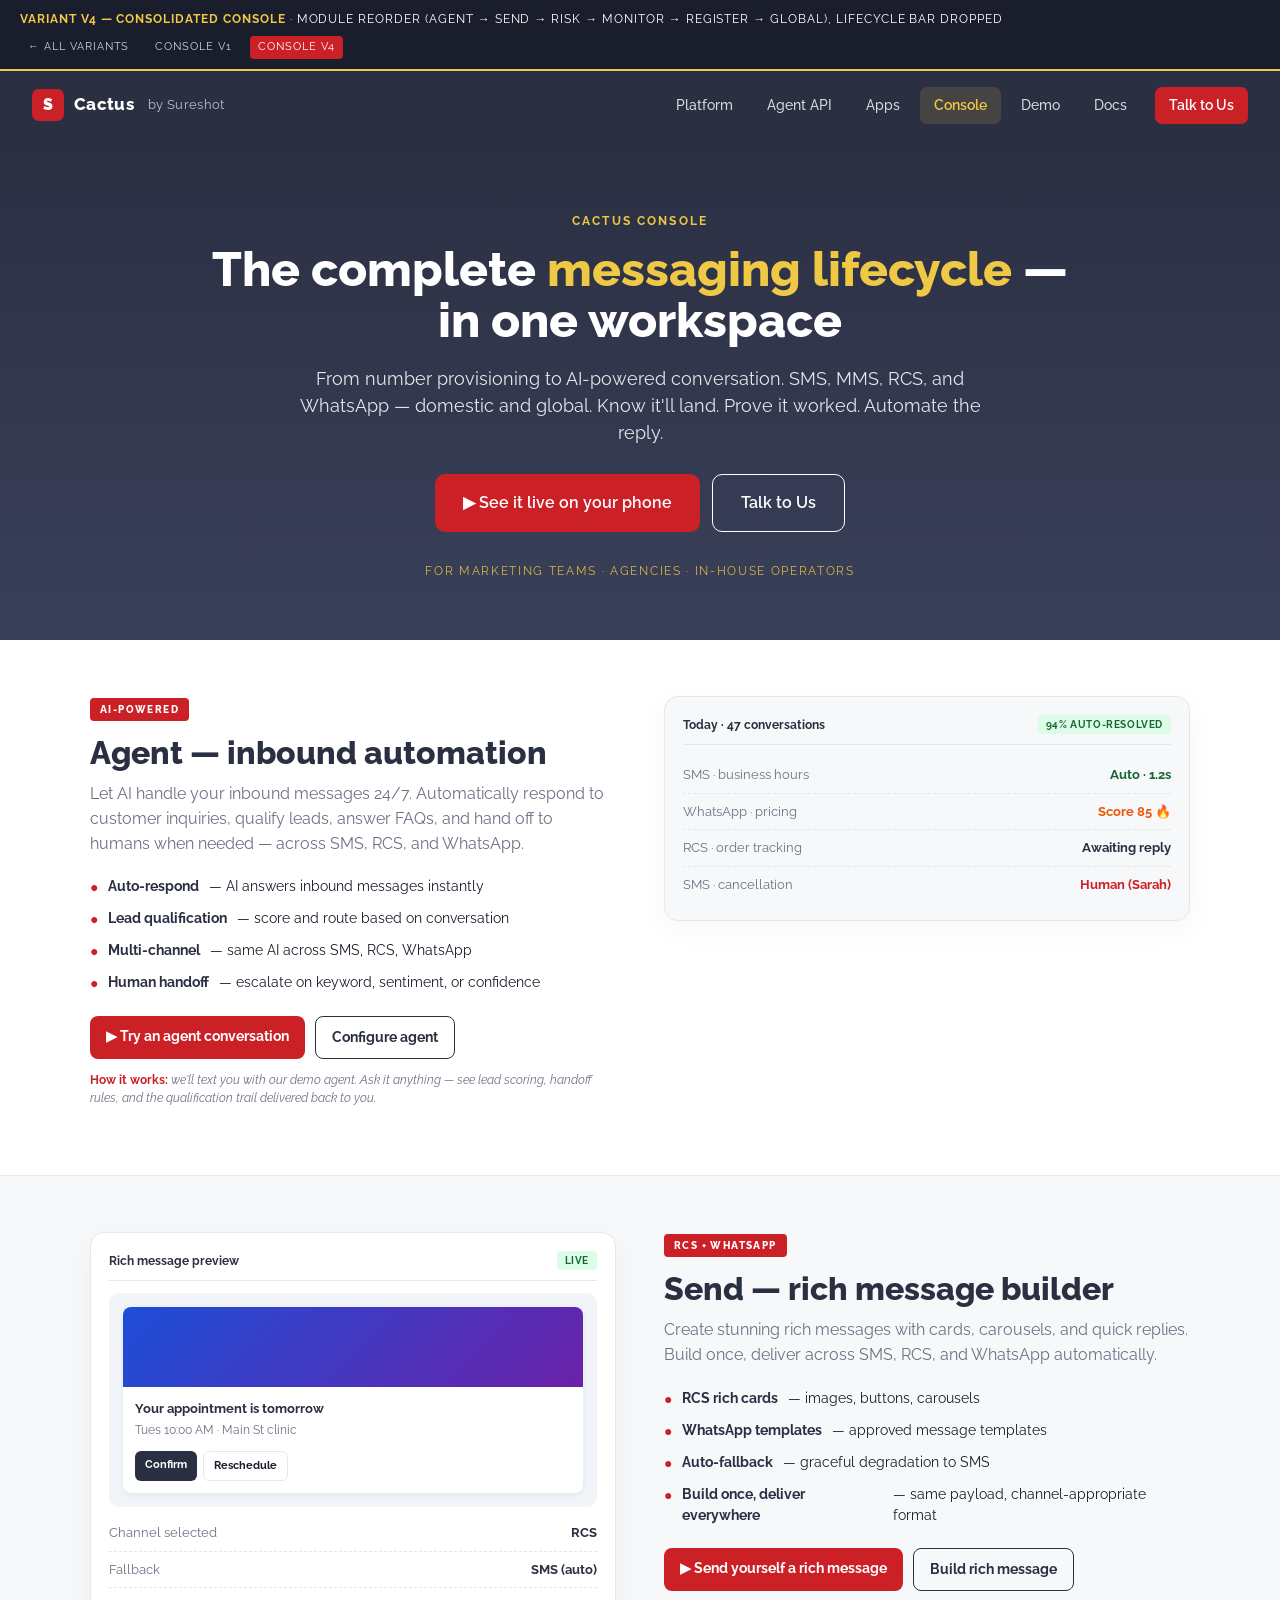
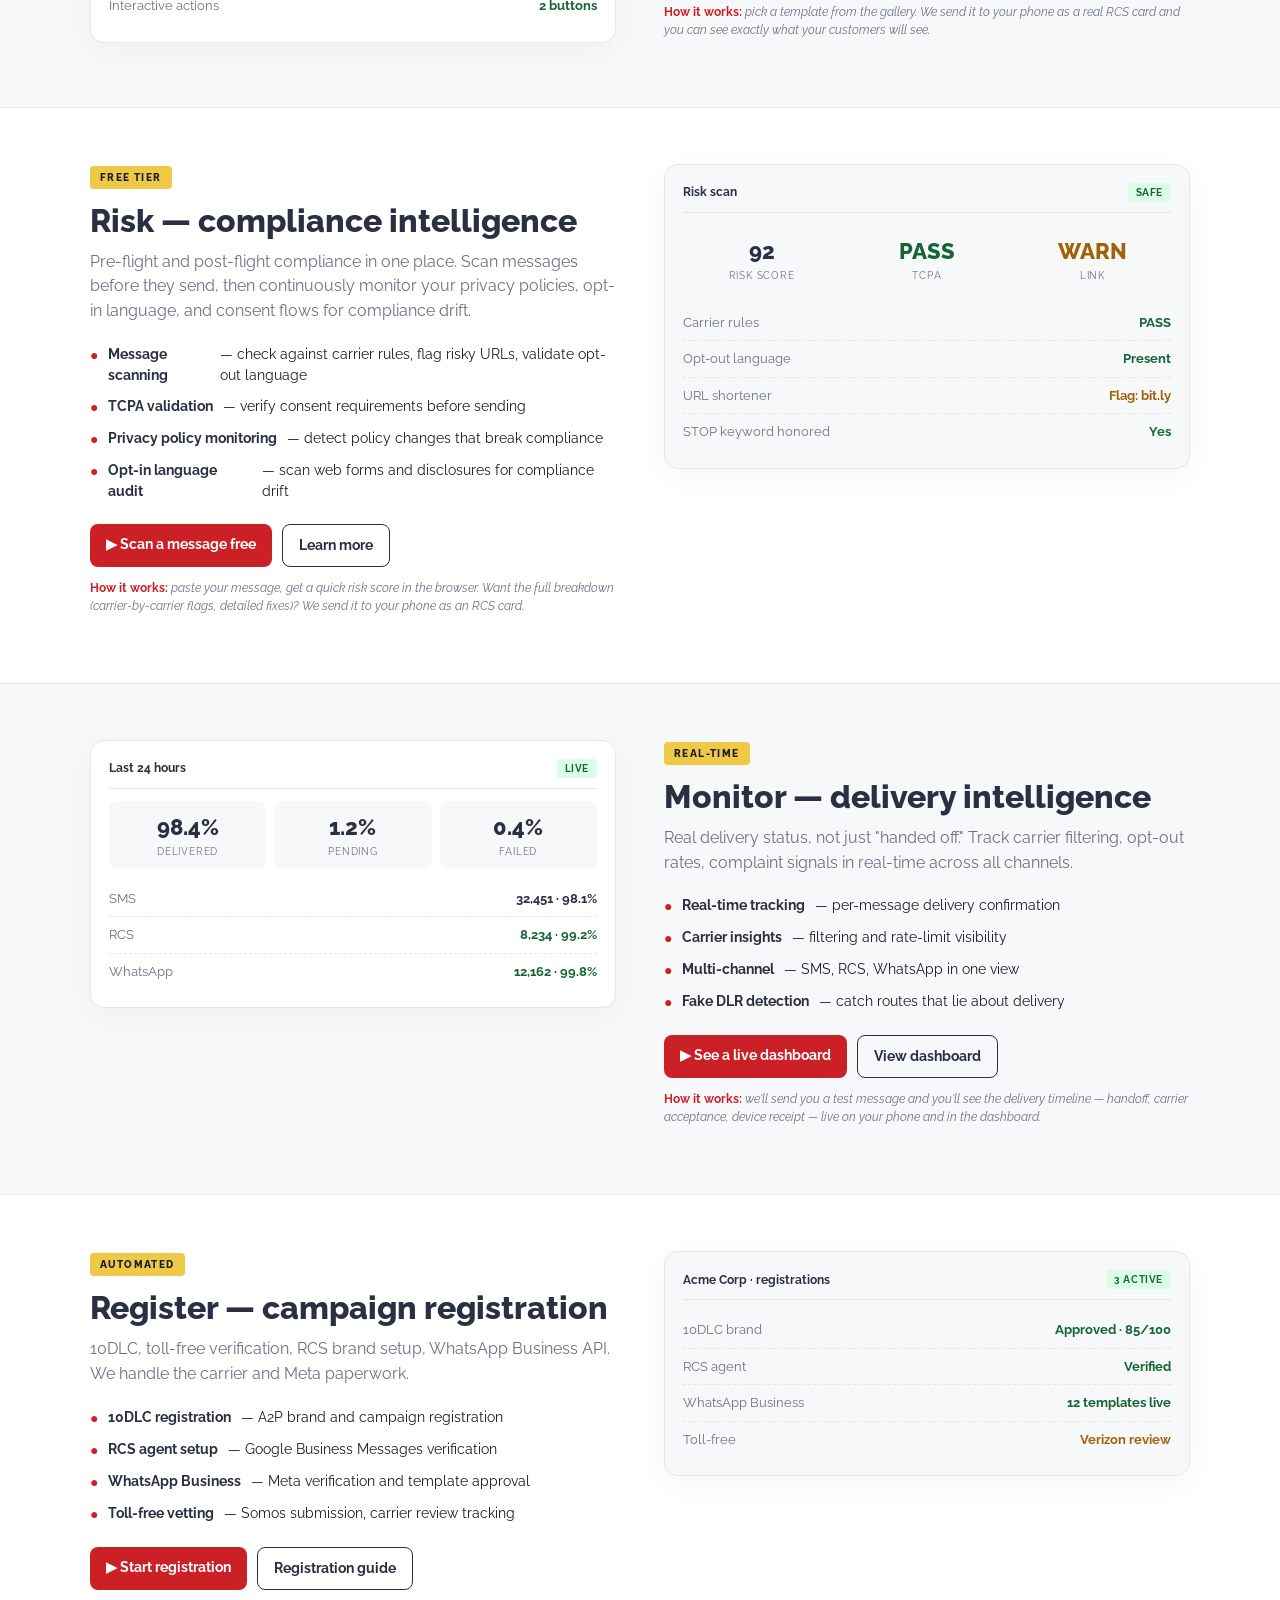
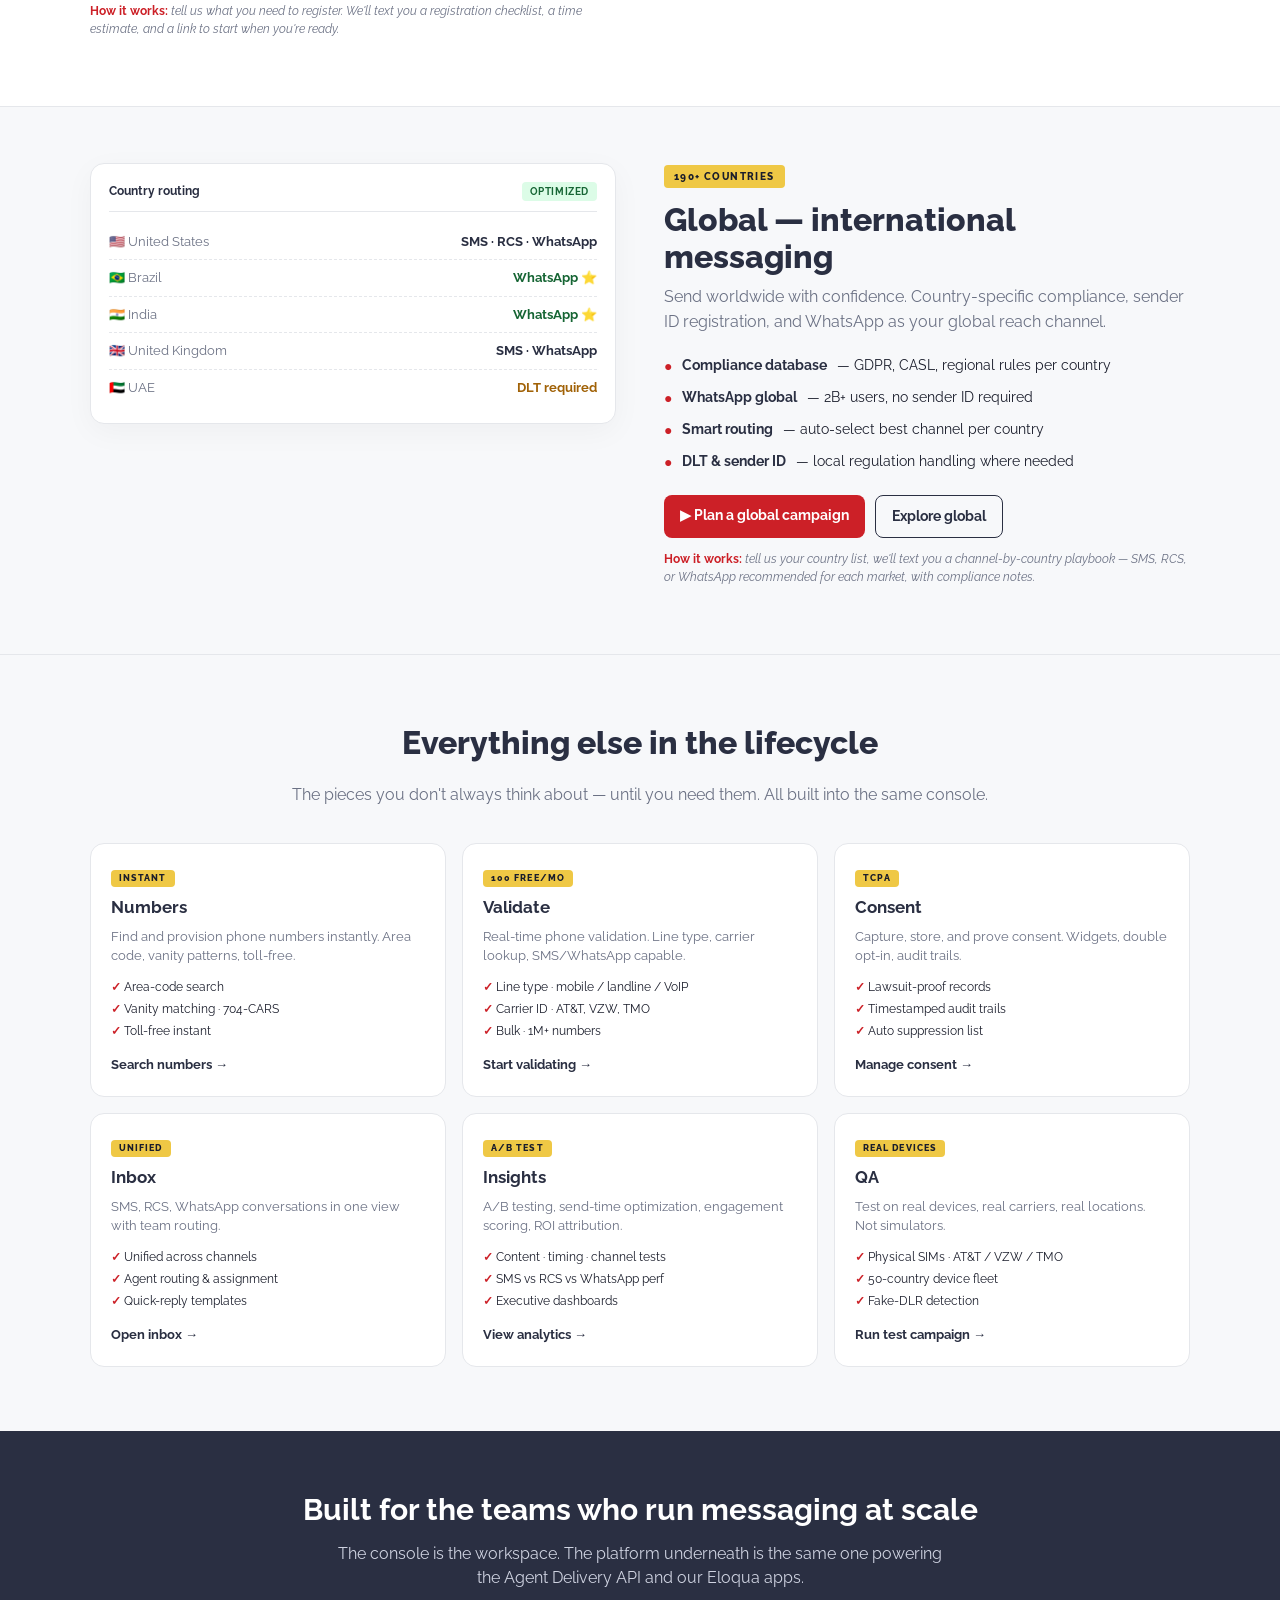
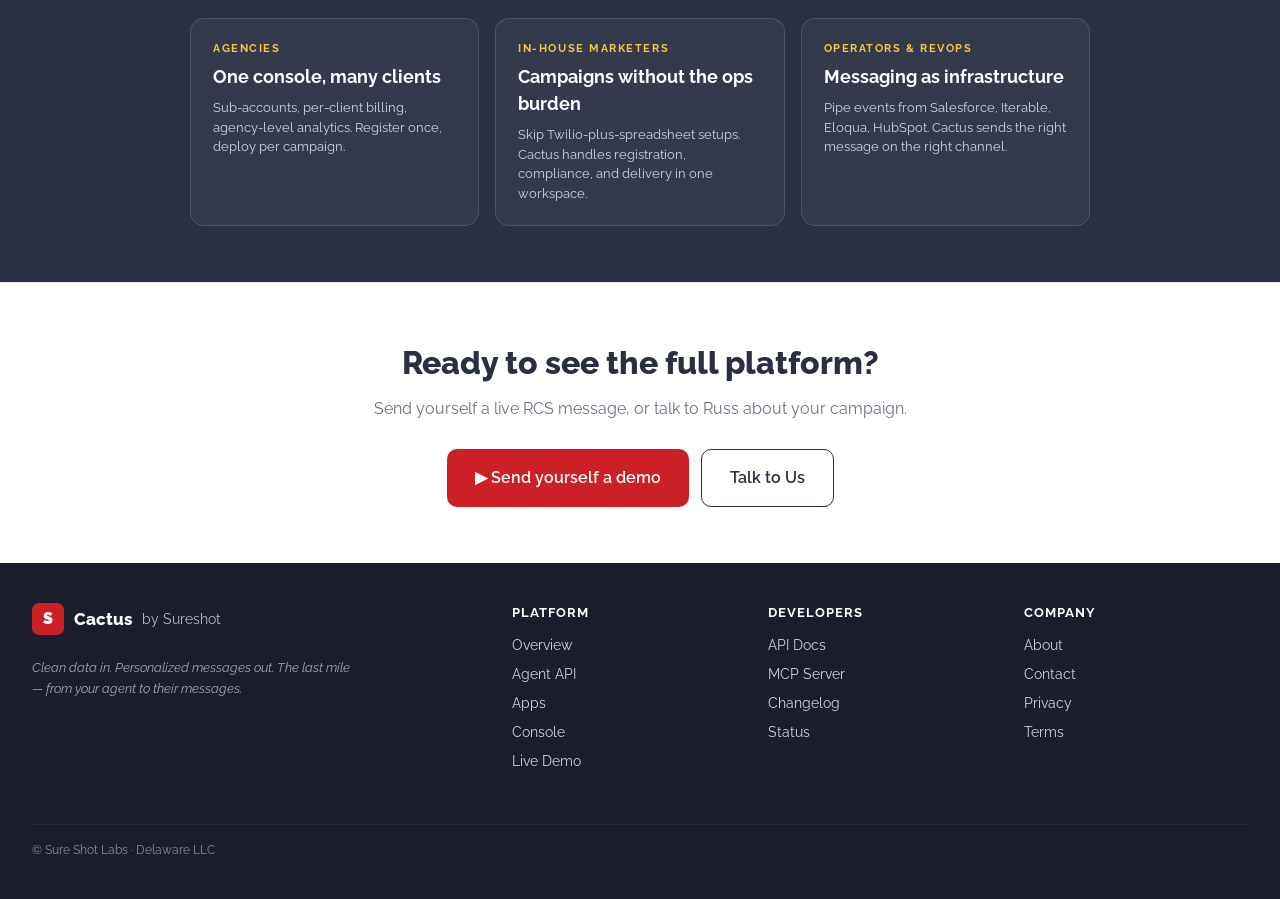
<file: console-v4.html>
<!doctype html>
<html lang="en">
<head>
<meta charset="utf-8">
<meta name="viewport" content="width=device-width,initial-scale=1">
<title>V4 · Cactus Console — consolidated</title>
<link href="https://fonts.googleapis.com/css2?family=Raleway:wght@300;400;500;600;700;800;900&display=swap" rel="stylesheet">
<link rel="stylesheet" href="./styles.css">
<style>
  .hero { background: linear-gradient(180deg, var(--navy) 0%, var(--navy-2) 100%); color: #fff; padding: 72px 32px 60px; text-align: center; }
  .hero .eyebrow { color: var(--gold); }
  .hero h1 { font-size: 48px; line-height: 1.08; font-weight: 800; margin: 0 0 18px; max-width: 900px; margin-left: auto; margin-right: auto; }
  .hero h1 em { color: var(--gold); font-style: normal; }
  .hero .sub { font-size: 18px; opacity: 0.88; max-width: 720px; margin: 0 auto 28px; }
  .hero .cta-row { display: flex; gap: 12px; justify-content: center; flex-wrap: wrap; }
  .hero .audience { margin-top: 30px; font-size: 12px; letter-spacing: 0.14em; text-transform: uppercase; color: var(--gold); opacity: 0.85; }
  @media (max-width: 600px) { .hero h1 { font-size: 32px; } }

  /* Module blocks */
  .module { padding: 56px 32px; border-bottom: 1px solid var(--line); }
  .module.alt { background: #fff; }
  .module-inner { max-width: 1100px; margin: 0 auto; display: grid; grid-template-columns: 1fr 1fr; gap: 48px; align-items: start; }
  @media (max-width: 900px) { .module-inner { grid-template-columns: 1fr; gap: 28px; } }
  .module-inner.reverse .module-copy { order: 2; }
  .module-inner.reverse .module-visual { order: 1; }
  @media (max-width: 900px) { .module-inner.reverse .module-copy, .module-inner.reverse .module-visual { order: 0; } }

  .module-copy .tag { display: inline-block; font-size: 10px; letter-spacing: 0.14em; text-transform: uppercase; font-weight: 800; padding: 4px 10px; border-radius: 4px; background: var(--gold); color: var(--ink); margin-bottom: 14px; }
  .module-copy h2 { font-size: 32px; color: var(--navy); margin: 0 0 10px; font-weight: 800; line-height: 1.15; }
  .module-copy .lead { font-size: 16px; color: var(--muted); margin: 0 0 20px; line-height: 1.55; }
  .module-copy ul { list-style: none; padding: 0; margin: 0 0 22px; display: flex; flex-direction: column; gap: 10px; }
  .module-copy li { display: flex; gap: 10px; font-size: 14px; color: var(--ink); line-height: 1.5; }
  .module-copy li::before { content: "●"; color: var(--red); font-size: 14px; flex-shrink: 0; padding-top: 1px; }
  .module-copy li b { color: var(--navy); font-weight: 700; }
  .module-cta { display: flex; gap: 10px; flex-wrap: wrap; }
  .module-cta a { font-size: 14px; font-weight: 700; text-decoration: none; padding: 10px 16px; border-radius: 8px; }
  .module-cta a.primary { background: var(--red); color: #fff; }
  .module-cta a.primary:hover { background: var(--red-dark); }
  .module-cta a.ghost { background: transparent; color: var(--navy); border: 1.5px solid var(--navy); }
  .module-cta a.ghost:hover { background: var(--navy); color: #fff; }
  .phone-capture-note { font-size: 12px; color: var(--muted); margin-top: 12px; font-style: italic; }
  .phone-capture-note b { color: var(--red); font-style: normal; font-weight: 700; }

  .module-visual { background: #fff; border: 1px solid var(--line); border-radius: var(--radius); padding: 18px; box-shadow: 0 8px 30px rgba(0,0,0,0.04); }
  .module.alt .module-visual { background: var(--bg); }
  .preview-head { display: flex; justify-content: space-between; align-items: center; padding-bottom: 10px; border-bottom: 1px solid var(--line); margin-bottom: 12px; font-size: 12px; color: var(--muted); }
  .preview-head b { color: var(--navy); font-weight: 700; }
  .preview-head .status { padding: 2px 8px; border-radius: 4px; background: #dcfce7; color: #166534; font-size: 10px; font-weight: 700; letter-spacing: 0.06em; text-transform: uppercase; }
  .preview-row { display: flex; justify-content: space-between; padding: 8px 0; font-size: 13px; border-bottom: 1px dashed var(--line); }
  .preview-row:last-child { border-bottom: 0; }
  .preview-row .k { color: var(--muted); }
  .preview-row .v { color: var(--navy); font-weight: 700; }
  .preview-row .v.ok { color: #166534; }
  .preview-row .v.warn { color: #a16207; }
  .preview-row .v.bad { color: var(--red); }

  .stat-grid { display: grid; grid-template-columns: repeat(3, 1fr); gap: 8px; margin: 12px 0; }
  .stat { background: var(--bg); border-radius: 8px; padding: 10px; text-align: center; }
  .stat .n { font-size: 22px; font-weight: 800; color: var(--navy); }
  .stat .l { font-size: 10px; letter-spacing: 0.08em; text-transform: uppercase; color: var(--muted); }

  .extended { padding: 64px 32px; background: var(--bg); }
  .extended-head { text-align: center; max-width: 760px; margin: 0 auto 36px; }
  .extended-head h2 { font-size: 32px; color: var(--navy); margin: 0 0 10px; font-weight: 800; }
  .extended-head p { color: var(--muted); font-size: 16px; }
  .ext-grid { display: grid; grid-template-columns: repeat(3, 1fr); gap: 16px; max-width: 1100px; margin: 0 auto; }
  @media (max-width: 900px) { .ext-grid { grid-template-columns: repeat(2, 1fr); } }
  @media (max-width: 600px) { .ext-grid { grid-template-columns: 1fr; } }
  .ext-card { background: #fff; border: 1px solid var(--line); border-radius: var(--radius); padding: 20px; }
  .ext-card h3 { margin: 0 0 6px; color: var(--navy); font-size: 17px; font-weight: 700; }
  .ext-card .badge { display: inline-block; font-size: 9px; letter-spacing: 0.12em; text-transform: uppercase; padding: 2px 8px; border-radius: 4px; background: var(--gold); color: var(--ink); font-weight: 800; margin-bottom: 8px; }
  .ext-card p { color: var(--muted); font-size: 13px; margin: 0 0 12px; line-height: 1.5; }
  .ext-card ul { list-style: none; padding: 0; margin: 0 0 12px; font-size: 12px; color: var(--ink); display: flex; flex-direction: column; gap: 4px; }
  .ext-card li::before { content: "✓ "; color: var(--red); font-weight: 800; }
  .ext-card a { font-size: 13px; font-weight: 700; color: var(--navy); text-decoration: none; }
  .ext-card a:hover { color: var(--red); }

  .audience-band { background: var(--navy); color: #fff; padding: 56px 32px; text-align: center; }
  .audience-band h2 { font-size: 30px; margin: 0 0 10px; }
  .audience-band p { color: #cfd3e1; font-size: 16px; margin: 0 0 28px; max-width: 620px; margin-left: auto; margin-right: auto; }
  .audience-grid { display: grid; grid-template-columns: repeat(3, 1fr); gap: 16px; max-width: 900px; margin: 0 auto; text-align: left; }
  @media (max-width: 780px) { .audience-grid { grid-template-columns: 1fr; } }
  .aud-card { background: rgba(255,255,255,0.05); border: 1px solid rgba(255,255,255,0.12); border-radius: var(--radius); padding: 22px; }
  .aud-card .who { font-size: 11px; letter-spacing: 0.14em; text-transform: uppercase; color: var(--gold); font-weight: 700; margin-bottom: 6px; }
  .aud-card h3 { margin: 0 0 8px; font-size: 18px; }
  .aud-card p { color: #cfd3e1; font-size: 13px; margin: 0; line-height: 1.5; }

  .final { padding: 56px 32px; background: #fff; text-align: center; border-top: 1px solid var(--line); }
  .final h2 { font-size: 32px; color: var(--navy); margin: 0 0 10px; font-weight: 800; }
  .final p { color: var(--muted); font-size: 16px; margin: 0 0 28px; max-width: 580px; margin-left: auto; margin-right: auto; }
</style>
</head>
<body>

<div class="scope-mock">
  <span><b>VARIANT V4 — CONSOLIDATED CONSOLE</b> · module reorder (Agent → Send → Risk → Monitor → Register → Global), lifecycle bar dropped</span>
  <div class="crumbs">
    <a href="./versions.html">← All variants</a>
    <a href="./console.html">Console v1</a>
    <a href="./console-v4.html" class="current">Console v4</a>
  </div>
</div>

<nav class="topnav">
  <a href="./index-v4.html" class="brand"><span class="mark">S</span> Cactus <small>by Sureshot</small></a>
  <div class="links">
    <a href="./index-v4.html">Platform</a>
    <a href="./rcs-api.html">Agent API</a>
    <a href="./apps-v4.html">Apps</a>
    <a href="./console-v4.html" class="active">Console</a>
    <a href="./demo.html">Demo</a>
    <a href="#">Docs</a>
    <a href="#" class="cta-nav">Talk to Us</a>
  </div>
</nav>

<section class="hero">
  <div class="eyebrow">Cactus Console</div>
  <h1>The complete <em>messaging lifecycle</em> — in one workspace</h1>
  <p class="sub">From number provisioning to AI-powered conversation. SMS, MMS, RCS, and WhatsApp — domestic and global. Know it'll land. Prove it worked. Automate the reply.</p>
  <div class="cta-row">
    <a class="btn btn-primary btn-lg" href="./demo.html">▶ See it live on your phone</a>
    <a class="btn btn-secondary btn-lg" style="color:#fff;border-color:#fff" href="#">Talk to Us</a>
  </div>
  <div class="audience">For marketing teams · agencies · in-house operators</div>
</section>

<!-- 1. Agent — Inbound automation (now first) -->
<section class="module alt">
  <div class="module-inner">
    <div class="module-copy">
      <span class="tag" style="background:var(--red);color:#fff;">AI-powered</span>
      <h2>Agent — inbound automation</h2>
      <p class="lead">Let AI handle your inbound messages 24/7. Automatically respond to customer inquiries, qualify leads, answer FAQs, and hand off to humans when needed — across SMS, RCS, and WhatsApp.</p>
      <ul>
        <li><b>Auto-respond</b> — AI answers inbound messages instantly</li>
        <li><b>Lead qualification</b> — score and route based on conversation</li>
        <li><b>Multi-channel</b> — same AI across SMS, RCS, WhatsApp</li>
        <li><b>Human handoff</b> — escalate on keyword, sentiment, or confidence</li>
      </ul>
      <div class="module-cta">
        <a class="primary" href="#">▶ Try an agent conversation</a>
        <a class="ghost" href="#">Configure agent</a>
      </div>
      <p class="phone-capture-note"><b>How it works:</b> we'll text you with our demo agent. Ask it anything — see lead scoring, handoff rules, and the qualification trail delivered back to you.</p>
    </div>
    <div class="module-visual">
      <div class="preview-head"><b>Today · 47 conversations</b> <span class="status">94% auto-resolved</span></div>
      <div class="preview-row"><span class="k">SMS · business hours</span><span class="v ok">Auto · 1.2s</span></div>
      <div class="preview-row"><span class="k">WhatsApp · pricing</span><span class="v" style="color:#ea580c;">Score 85 🔥</span></div>
      <div class="preview-row"><span class="k">RCS · order tracking</span><span class="v">Awaiting reply</span></div>
      <div class="preview-row"><span class="k">SMS · cancellation</span><span class="v bad">Human (Sarah)</span></div>
    </div>
  </div>
</section>

<!-- 2. Send — Rich message builder -->
<section class="module">
  <div class="module-inner reverse">
    <div class="module-copy">
      <span class="tag" style="background:var(--red);color:#fff;">RCS + WhatsApp</span>
      <h2>Send — rich message builder</h2>
      <p class="lead">Create stunning rich messages with cards, carousels, and quick replies. Build once, deliver across SMS, RCS, and WhatsApp automatically.</p>
      <ul>
        <li><b>RCS rich cards</b> — images, buttons, carousels</li>
        <li><b>WhatsApp templates</b> — approved message templates</li>
        <li><b>Auto-fallback</b> — graceful degradation to SMS</li>
        <li><b>Build once, deliver everywhere</b> — same payload, channel-appropriate format</li>
      </ul>
      <div class="module-cta">
        <a class="primary" href="./demo.html">▶ Send yourself a rich message</a>
        <a class="ghost" href="#">Build rich message</a>
      </div>
      <p class="phone-capture-note"><b>How it works:</b> pick a template from the gallery. We send it to your phone as a real RCS card and you can see exactly what your customers will see.</p>
    </div>
    <div class="module-visual">
      <div class="preview-head"><b>Rich message preview</b> <span class="status">Live</span></div>
      <div style="background:#f1f5f9;border-radius:10px;padding:14px;margin-bottom:8px;">
        <div style="background:#fff;border-radius:8px;overflow:hidden;box-shadow:0 2px 6px rgba(0,0,0,0.06);">
          <div style="background:linear-gradient(135deg,#1d4ed8,#6b21a8);height:80px;"></div>
          <div style="padding:12px;"><div style="font-weight:700;font-size:13px;color:var(--navy);">Your appointment is tomorrow</div><div style="font-size:12px;color:var(--muted);margin-top:2px;">Tues 10:00 AM · Main St clinic</div></div>
          <div style="display:flex;gap:6px;padding:0 12px 12px;"><span style="background:var(--navy);color:#fff;padding:6px 10px;border-radius:6px;font-size:11px;font-weight:700;">Confirm</span><span style="background:#fff;border:1px solid var(--line);padding:6px 10px;border-radius:6px;font-size:11px;font-weight:700;">Reschedule</span></div>
        </div>
      </div>
      <div class="preview-row"><span class="k">Channel selected</span><span class="v">RCS</span></div>
      <div class="preview-row"><span class="k">Fallback</span><span class="v">SMS (auto)</span></div>
      <div class="preview-row"><span class="k">Interactive actions</span><span class="v ok">2 buttons</span></div>
    </div>
  </div>
</section>

<!-- 3. Risk -->
<section class="module alt">
  <div class="module-inner">
    <div class="module-copy">
      <span class="tag">Free tier</span>
      <h2>Risk — compliance intelligence</h2>
      <p class="lead">Pre-flight and post-flight compliance in one place. Scan messages before they send, then continuously monitor your privacy policies, opt-in language, and consent flows for compliance drift.</p>
      <ul>
        <li><b>Message scanning</b> — check against carrier rules, flag risky URLs, validate opt-out language</li>
        <li><b>TCPA validation</b> — verify consent requirements before sending</li>
        <li><b>Privacy policy monitoring</b> — detect policy changes that break compliance</li>
        <li><b>Opt-in language audit</b> — scan web forms and disclosures for compliance drift</li>
      </ul>
      <div class="module-cta">
        <a class="primary" href="#scan">▶ Scan a message free</a>
        <a class="ghost" href="#">Learn more</a>
      </div>
      <p class="phone-capture-note"><b>How it works:</b> paste your message, get a quick risk score in the browser. Want the full breakdown (carrier-by-carrier flags, detailed fixes)? We send it to your phone as an RCS card.</p>
    </div>
    <div class="module-visual">
      <div class="preview-head"><b>Risk scan</b> <span class="status">Safe</span></div>
      <div class="stat-grid">
        <div class="stat"><div class="n">92</div><div class="l">Risk score</div></div>
        <div class="stat"><div class="n" style="color:#166534;">PASS</div><div class="l">TCPA</div></div>
        <div class="stat"><div class="n" style="color:#a16207;">WARN</div><div class="l">Link</div></div>
      </div>
      <div class="preview-row"><span class="k">Carrier rules</span><span class="v ok">PASS</span></div>
      <div class="preview-row"><span class="k">Opt-out language</span><span class="v ok">Present</span></div>
      <div class="preview-row"><span class="k">URL shortener</span><span class="v warn">Flag: bit.ly</span></div>
      <div class="preview-row"><span class="k">STOP keyword honored</span><span class="v ok">Yes</span></div>
    </div>
  </div>
</section>

<!-- 4. Monitor -->
<section class="module">
  <div class="module-inner reverse">
    <div class="module-copy">
      <span class="tag">Real-time</span>
      <h2>Monitor — delivery intelligence</h2>
      <p class="lead">Real delivery status, not just "handed off." Track carrier filtering, opt-out rates, complaint signals in real-time across all channels.</p>
      <ul>
        <li><b>Real-time tracking</b> — per-message delivery confirmation</li>
        <li><b>Carrier insights</b> — filtering and rate-limit visibility</li>
        <li><b>Multi-channel</b> — SMS, RCS, WhatsApp in one view</li>
        <li><b>Fake DLR detection</b> — catch routes that lie about delivery</li>
      </ul>
      <div class="module-cta">
        <a class="primary" href="#dashboard">▶ See a live dashboard</a>
        <a class="ghost" href="#">View dashboard</a>
      </div>
      <p class="phone-capture-note"><b>How it works:</b> we'll send you a test message and you'll see the delivery timeline — handoff, carrier acceptance, device receipt — live on your phone and in the dashboard.</p>
    </div>
    <div class="module-visual">
      <div class="preview-head"><b>Last 24 hours</b> <span class="status">Live</span></div>
      <div class="stat-grid">
        <div class="stat"><div class="n">98.4%</div><div class="l">Delivered</div></div>
        <div class="stat"><div class="n">1.2%</div><div class="l">Pending</div></div>
        <div class="stat"><div class="n">0.4%</div><div class="l">Failed</div></div>
      </div>
      <div class="preview-row"><span class="k">SMS</span><span class="v">32,451 · 98.1%</span></div>
      <div class="preview-row"><span class="k">RCS</span><span class="v ok">8,234 · 99.2%</span></div>
      <div class="preview-row"><span class="k">WhatsApp</span><span class="v ok">12,162 · 99.8%</span></div>
    </div>
  </div>
</section>

<!-- 5. Register -->
<section class="module alt">
  <div class="module-inner">
    <div class="module-copy">
      <span class="tag">Automated</span>
      <h2>Register — campaign registration</h2>
      <p class="lead">10DLC, toll-free verification, RCS brand setup, WhatsApp Business API. We handle the carrier and Meta paperwork.</p>
      <ul>
        <li><b>10DLC registration</b> — A2P brand and campaign registration</li>
        <li><b>RCS agent setup</b> — Google Business Messages verification</li>
        <li><b>WhatsApp Business</b> — Meta verification and template approval</li>
        <li><b>Toll-free vetting</b> — Somos submission, carrier review tracking</li>
      </ul>
      <div class="module-cta">
        <a class="primary" href="#">▶ Start registration</a>
        <a class="ghost" href="#">Registration guide</a>
      </div>
      <p class="phone-capture-note"><b>How it works:</b> tell us what you need to register. We'll text you a registration checklist, a time estimate, and a link to start when you're ready.</p>
    </div>
    <div class="module-visual">
      <div class="preview-head"><b>Acme Corp · registrations</b> <span class="status">3 active</span></div>
      <div class="preview-row"><span class="k">10DLC brand</span><span class="v ok">Approved · 85/100</span></div>
      <div class="preview-row"><span class="k">RCS agent</span><span class="v ok">Verified</span></div>
      <div class="preview-row"><span class="k">WhatsApp Business</span><span class="v ok">12 templates live</span></div>
      <div class="preview-row"><span class="k">Toll-free</span><span class="v warn">Verizon review</span></div>
    </div>
  </div>
</section>

<!-- 6. Global (last) -->
<section class="module">
  <div class="module-inner reverse">
    <div class="module-copy">
      <span class="tag">190+ countries</span>
      <h2>Global — international messaging</h2>
      <p class="lead">Send worldwide with confidence. Country-specific compliance, sender ID registration, and WhatsApp as your global reach channel.</p>
      <ul>
        <li><b>Compliance database</b> — GDPR, CASL, regional rules per country</li>
        <li><b>WhatsApp global</b> — 2B+ users, no sender ID required</li>
        <li><b>Smart routing</b> — auto-select best channel per country</li>
        <li><b>DLT &amp; sender ID</b> — local regulation handling where needed</li>
      </ul>
      <div class="module-cta">
        <a class="primary" href="#">▶ Plan a global campaign</a>
        <a class="ghost" href="#">Explore global</a>
      </div>
      <p class="phone-capture-note"><b>How it works:</b> tell us your country list, we'll text you a channel-by-country playbook — SMS, RCS, or WhatsApp recommended for each market, with compliance notes.</p>
    </div>
    <div class="module-visual">
      <div class="preview-head"><b>Country routing</b> <span class="status">Optimized</span></div>
      <div class="preview-row"><span class="k">🇺🇸 United States</span><span class="v">SMS · RCS · WhatsApp</span></div>
      <div class="preview-row"><span class="k">🇧🇷 Brazil</span><span class="v ok">WhatsApp ⭐</span></div>
      <div class="preview-row"><span class="k">🇮🇳 India</span><span class="v ok">WhatsApp ⭐</span></div>
      <div class="preview-row"><span class="k">🇬🇧 United Kingdom</span><span class="v">SMS · WhatsApp</span></div>
      <div class="preview-row"><span class="k">🇦🇪 UAE</span><span class="v warn">DLT required</span></div>
    </div>
  </div>
</section>

<!-- Extended modules -->
<section class="extended">
  <div class="extended-head">
    <h2>Everything else in the lifecycle</h2>
    <p>The pieces you don't always think about — until you need them. All built into the same console.</p>
  </div>
  <div class="ext-grid">
    <div class="ext-card">
      <span class="badge">Instant</span>
      <h3>Numbers</h3>
      <p>Find and provision phone numbers instantly. Area code, vanity patterns, toll-free.</p>
      <ul><li>Area-code search</li><li>Vanity matching · 704-CARS</li><li>Toll-free instant</li></ul>
      <a href="#">Search numbers →</a>
    </div>
    <div class="ext-card">
      <span class="badge">100 free/mo</span>
      <h3>Validate</h3>
      <p>Real-time phone validation. Line type, carrier lookup, SMS/WhatsApp capable.</p>
      <ul><li>Line type · mobile / landline / VoIP</li><li>Carrier ID · AT&amp;T, VZW, TMO</li><li>Bulk · 1M+ numbers</li></ul>
      <a href="#">Start validating →</a>
    </div>
    <div class="ext-card">
      <span class="badge">TCPA</span>
      <h3>Consent</h3>
      <p>Capture, store, and prove consent. Widgets, double opt-in, audit trails.</p>
      <ul><li>Lawsuit-proof records</li><li>Timestamped audit trails</li><li>Auto suppression list</li></ul>
      <a href="#">Manage consent →</a>
    </div>
    <div class="ext-card">
      <span class="badge">Unified</span>
      <h3>Inbox</h3>
      <p>SMS, RCS, WhatsApp conversations in one view with team routing.</p>
      <ul><li>Unified across channels</li><li>Agent routing &amp; assignment</li><li>Quick-reply templates</li></ul>
      <a href="#">Open inbox →</a>
    </div>
    <div class="ext-card">
      <span class="badge">A/B test</span>
      <h3>Insights</h3>
      <p>A/B testing, send-time optimization, engagement scoring, ROI attribution.</p>
      <ul><li>Content · timing · channel tests</li><li>SMS vs RCS vs WhatsApp perf</li><li>Executive dashboards</li></ul>
      <a href="#">View analytics →</a>
    </div>
    <div class="ext-card">
      <span class="badge">Real devices</span>
      <h3>QA</h3>
      <p>Test on real devices, real carriers, real locations. Not simulators.</p>
      <ul><li>Physical SIMs · AT&amp;T / VZW / TMO</li><li>50-country device fleet</li><li>Fake-DLR detection</li></ul>
      <a href="#">Run test campaign →</a>
    </div>
  </div>
</section>

<!-- Who it's for -->
<section class="audience-band">
  <h2>Built for the teams who run messaging at scale</h2>
  <p>The console is the workspace. The platform underneath is the same one powering the Agent Delivery API and our Eloqua apps.</p>
  <div class="audience-grid">
    <div class="aud-card">
      <div class="who">Agencies</div>
      <h3>One console, many clients</h3>
      <p>Sub-accounts, per-client billing, agency-level analytics. Register once, deploy per campaign.</p>
    </div>
    <div class="aud-card">
      <div class="who">In-house marketers</div>
      <h3>Campaigns without the ops burden</h3>
      <p>Skip Twilio-plus-spreadsheet setups. Cactus handles registration, compliance, and delivery in one workspace.</p>
    </div>
    <div class="aud-card">
      <div class="who">Operators &amp; RevOps</div>
      <h3>Messaging as infrastructure</h3>
      <p>Pipe events from Salesforce, Iterable, Eloqua, HubSpot. Cactus sends the right message on the right channel.</p>
    </div>
  </div>
</section>

<!-- Final CTA -->
<section class="final">
  <h2>Ready to see the full platform?</h2>
  <p>Send yourself a live RCS message, or talk to Russ about your campaign.</p>
  <div style="display:flex;gap:12px;justify-content:center;flex-wrap:wrap;">
    <a class="btn btn-primary btn-lg" href="./demo.html">▶ Send yourself a demo</a>
    <a class="btn btn-secondary btn-lg" href="#">Talk to Us</a>
  </div>
</section>

<footer class="footer">
  <div class="brand-col">
    <div class="brand-line"><span style="width:32px;height:32px;background:var(--red);border-radius:7px;display:grid;place-items:center;font-weight:900;font-size:16px;">S</span> Cactus <small style="opacity:0.7;font-weight:400;">by Sureshot</small></div>
    <p class="manifesto">Clean data in. Personalized messages out. The last mile — from your agent to their messages.</p>
  </div>
  <div><h4>Platform</h4><ul><li><a href="./index-v4.html">Overview</a></li><li><a href="./rcs-api.html">Agent API</a></li><li><a href="./apps-v4.html">Apps</a></li><li><a href="./console-v4.html">Console</a></li><li><a href="./demo.html">Live Demo</a></li></ul></div>
  <div><h4>Developers</h4><ul><li><a href="#">API Docs</a></li><li><a href="#">MCP Server</a></li><li><a href="#">Changelog</a></li><li><a href="#">Status</a></li></ul></div>
  <div><h4>Company</h4><ul><li><a href="#">About</a></li><li><a href="#">Contact</a></li><li><a href="#">Privacy</a></li><li><a href="#">Terms</a></li></ul></div>
  <div class="copyright">© Sure Shot Labs · Delaware LLC</div>
</footer>

</body>
</html>
</file>
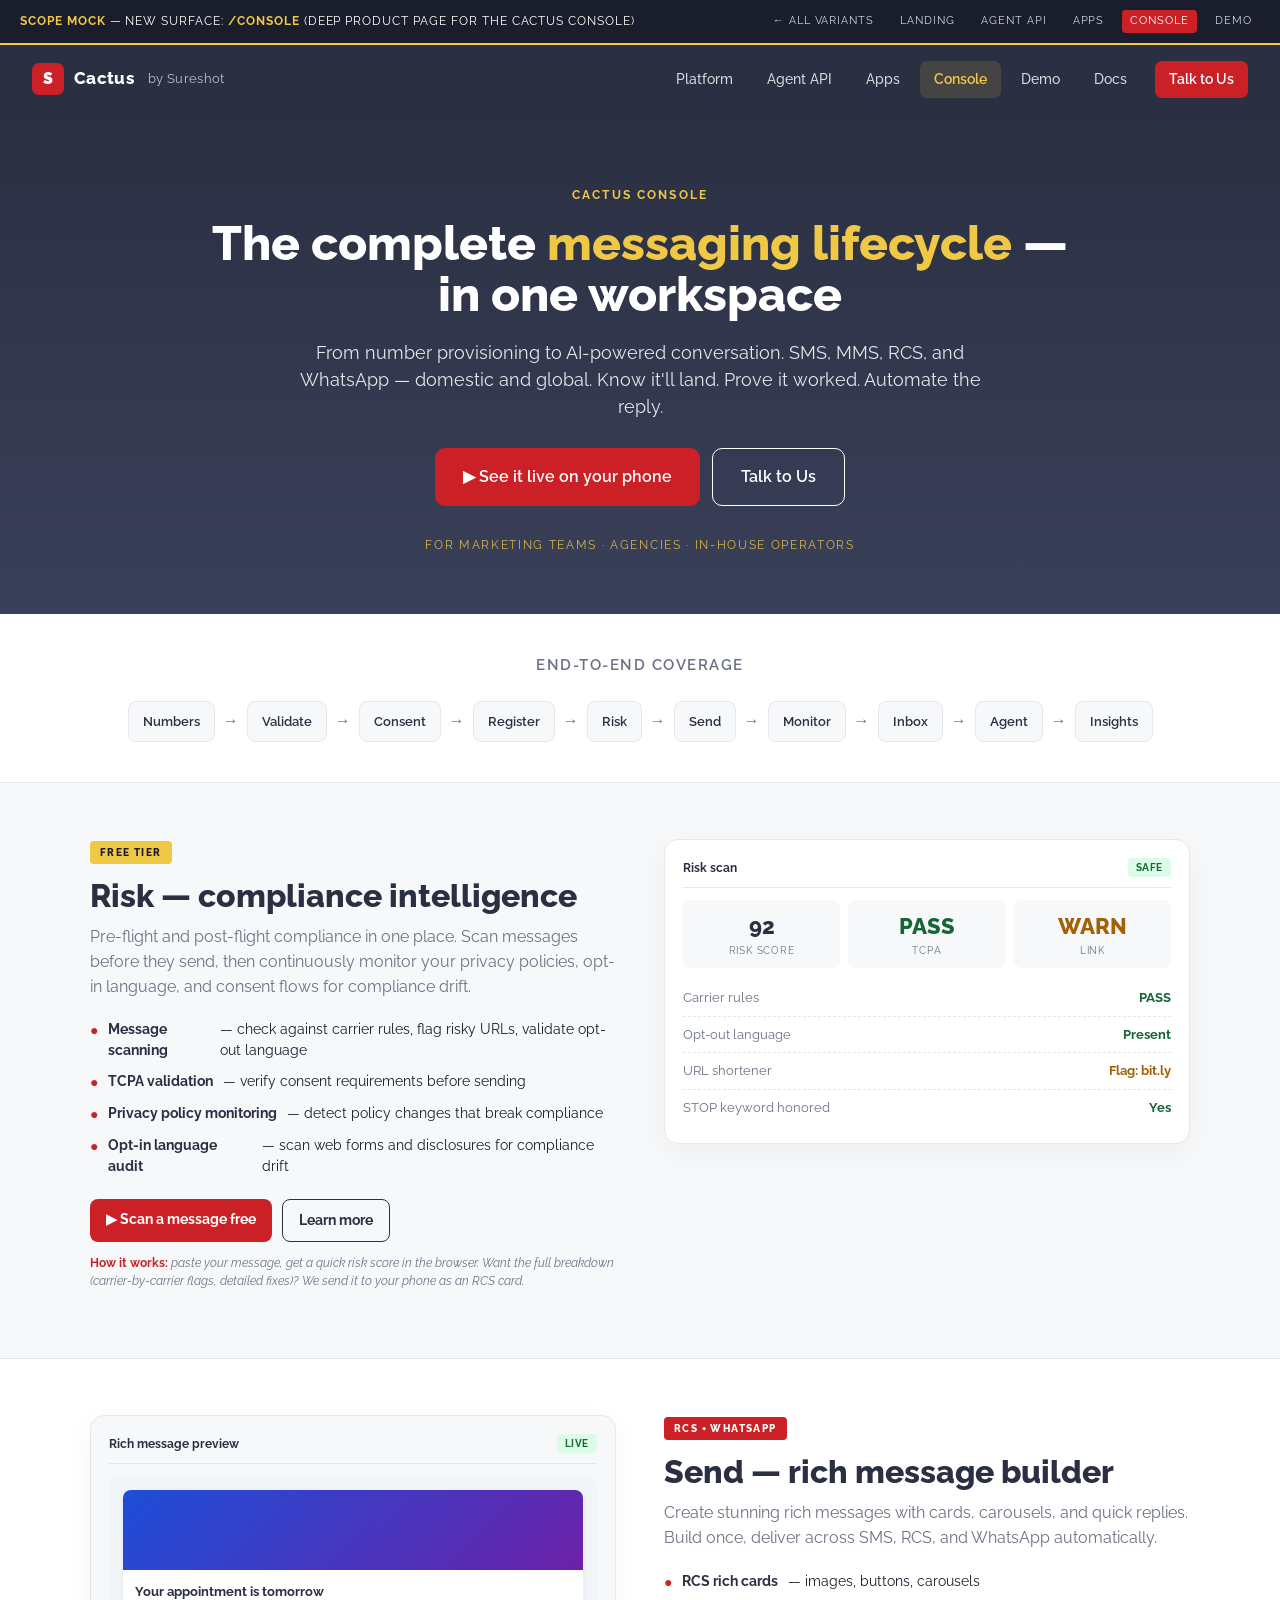
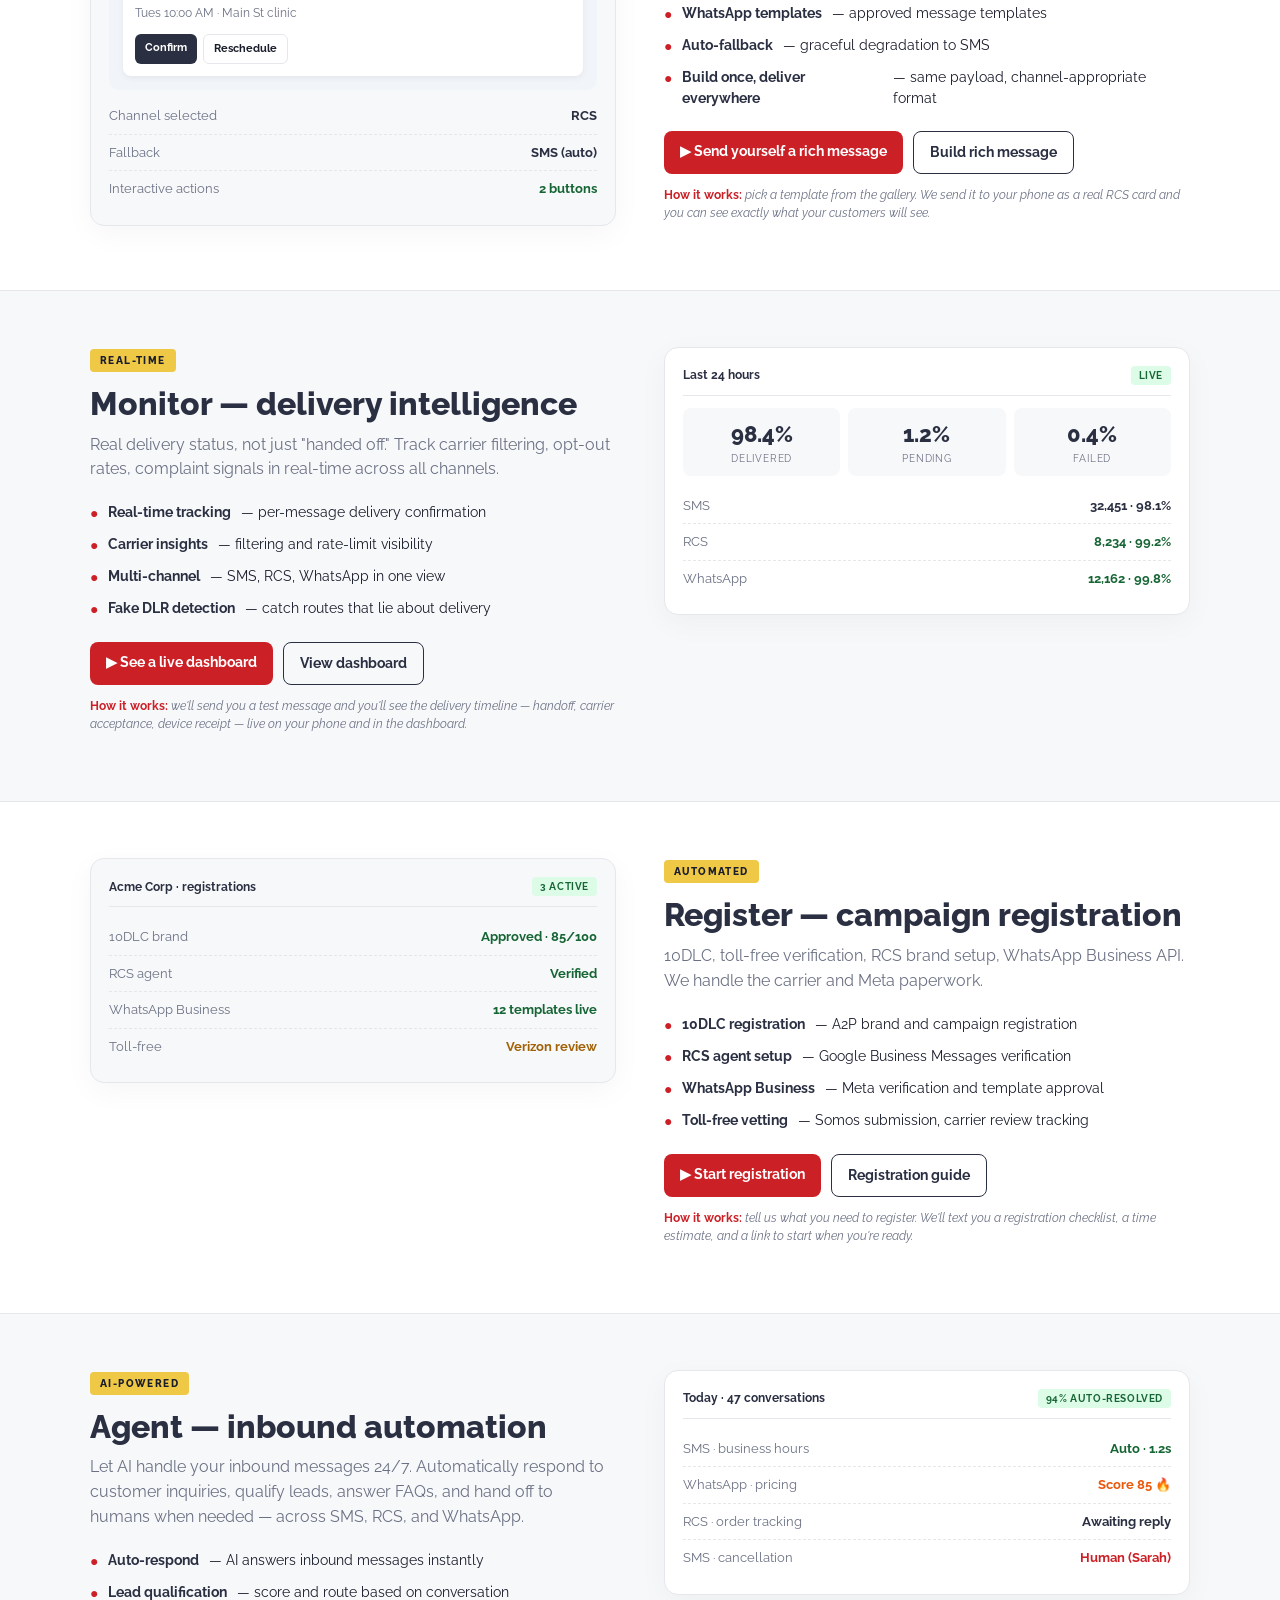
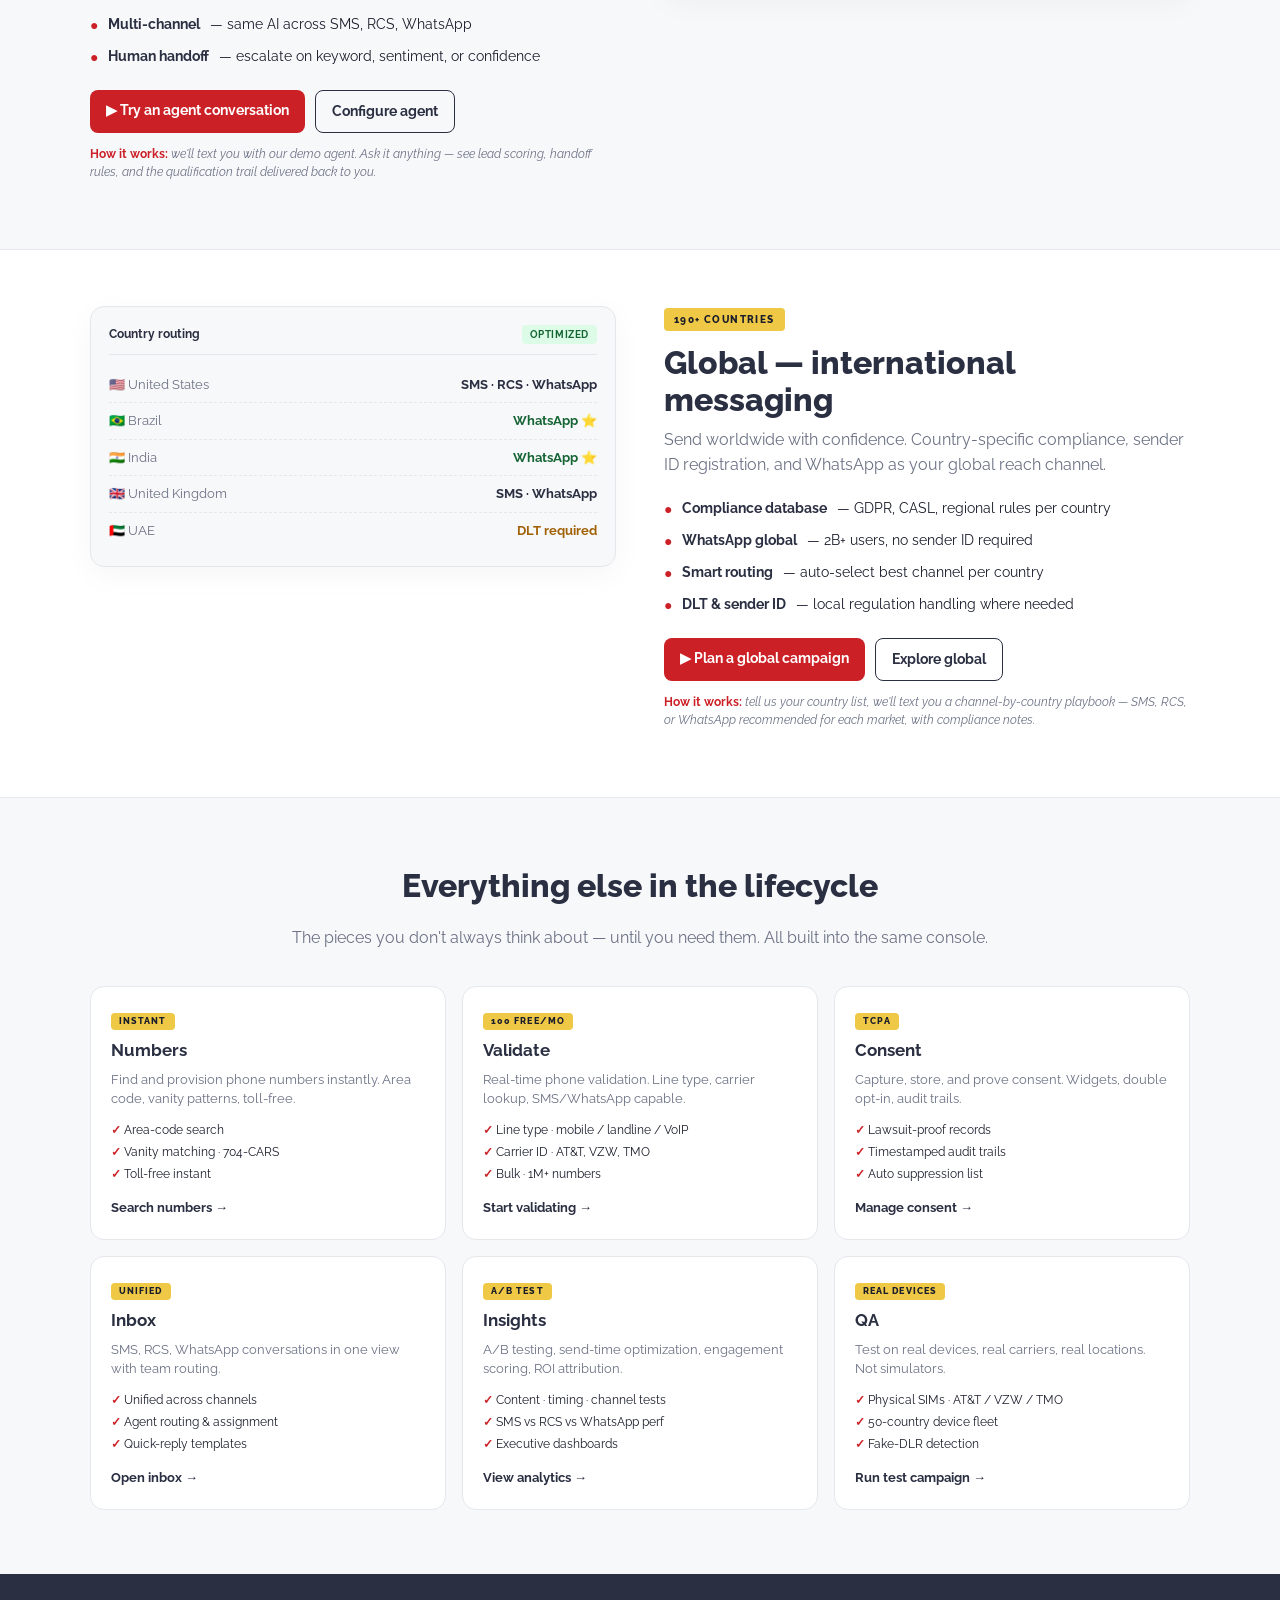
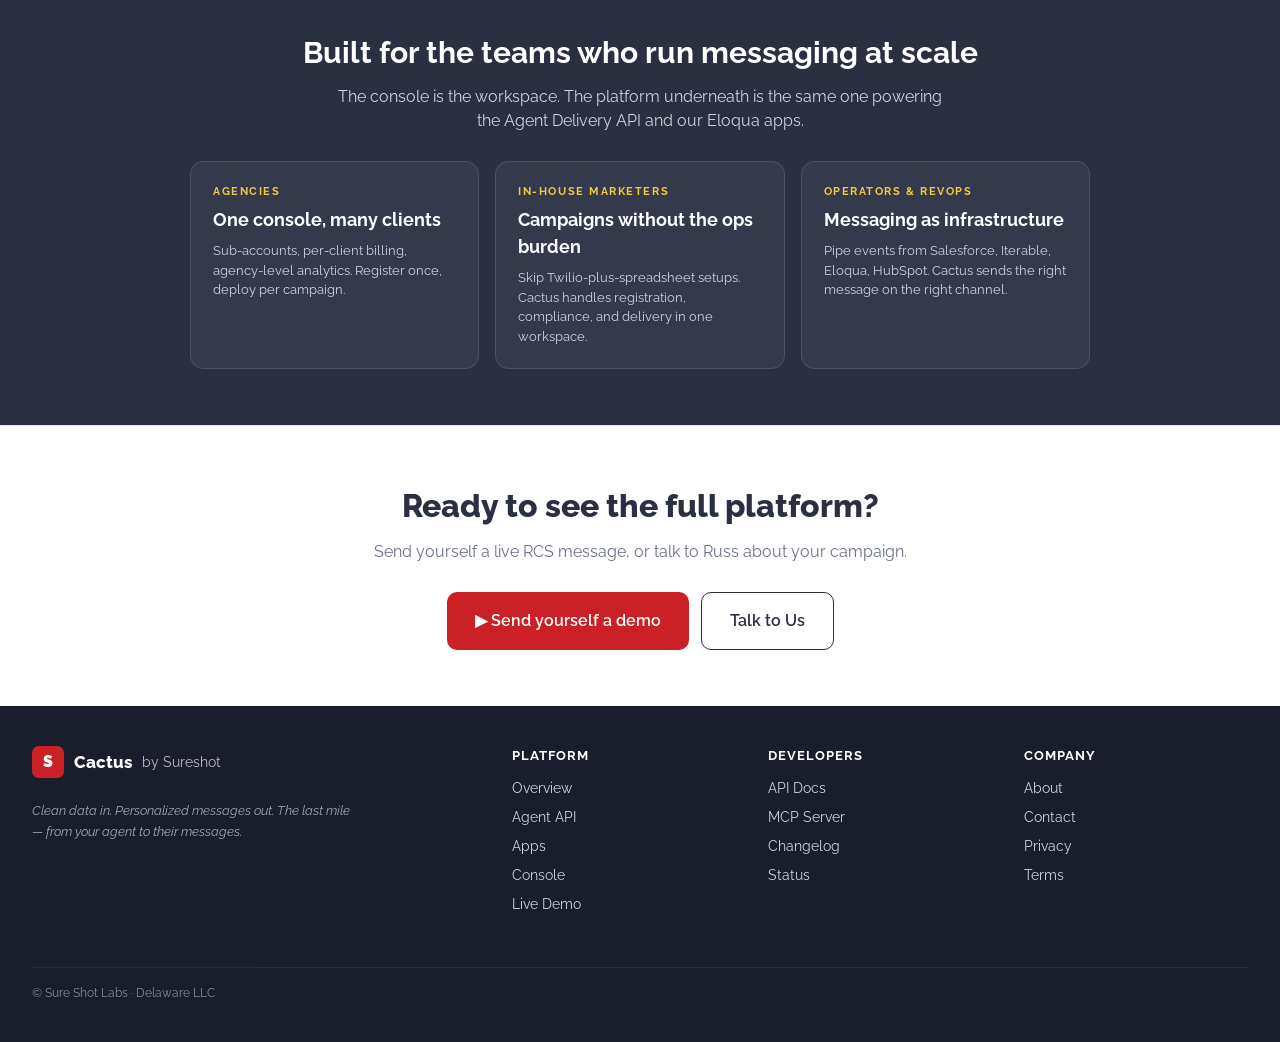
<file: console.html>
<!doctype html>
<html lang="en">
<head>
<meta charset="utf-8">
<meta name="viewport" content="width=device-width,initial-scale=1">
<title>Cactus Console — The complete messaging lifecycle</title>
<link href="https://fonts.googleapis.com/css2?family=Raleway:wght@300;400;500;600;700;800;900&display=swap" rel="stylesheet">
<link rel="stylesheet" href="./styles.css">
<style>
  .hero { background: linear-gradient(180deg, var(--navy) 0%, var(--navy-2) 100%); color: #fff; padding: 72px 32px 60px; text-align: center; }
  .hero .eyebrow { color: var(--gold); }
  .hero h1 { font-size: 48px; line-height: 1.08; font-weight: 800; margin: 0 0 18px; max-width: 900px; margin-left: auto; margin-right: auto; }
  .hero h1 em { color: var(--gold); font-style: normal; }
  .hero .sub { font-size: 18px; opacity: 0.88; max-width: 720px; margin: 0 auto 28px; }
  .hero .cta-row { display: flex; gap: 12px; justify-content: center; flex-wrap: wrap; }
  .hero .audience { margin-top: 30px; font-size: 12px; letter-spacing: 0.14em; text-transform: uppercase; color: var(--gold); opacity: 0.85; }
  @media (max-width: 600px) { .hero h1 { font-size: 32px; } }

  /* Lifecycle bar (shared idiom) */
  .lifecycle { padding: 40px 32px; background: #fff; border-bottom: 1px solid var(--line); }
  .lifecycle h2 { text-align: center; font-size: 15px; letter-spacing: 0.1em; text-transform: uppercase; color: var(--muted); font-weight: 600; margin: 0 0 24px; }
  .lifecycle .steps { display: flex; gap: 8px; justify-content: center; align-items: center; flex-wrap: wrap; max-width: 1100px; margin: 0 auto; }
  .step { padding: 10px 14px; background: var(--bg); border: 1px solid var(--line); border-radius: 8px; font-size: 13px; font-weight: 600; color: var(--navy); }
  .step-arrow { color: var(--muted); }

  /* Module blocks — alternating full-width */
  .module {
    padding: 56px 32px;
    border-bottom: 1px solid var(--line);
  }
  .module.alt { background: #fff; }
  .module-inner { max-width: 1100px; margin: 0 auto; display: grid; grid-template-columns: 1fr 1fr; gap: 48px; align-items: start; }
  @media (max-width: 900px) { .module-inner { grid-template-columns: 1fr; gap: 28px; } }
  .module-inner.reverse .module-copy { order: 2; }
  .module-inner.reverse .module-visual { order: 1; }
  @media (max-width: 900px) { .module-inner.reverse .module-copy, .module-inner.reverse .module-visual { order: 0; } }

  .module-copy .tag { display: inline-block; font-size: 10px; letter-spacing: 0.14em; text-transform: uppercase; font-weight: 800; padding: 4px 10px; border-radius: 4px; background: var(--gold); color: var(--ink); margin-bottom: 14px; }
  .module-copy h2 { font-size: 32px; color: var(--navy); margin: 0 0 10px; font-weight: 800; line-height: 1.15; }
  .module-copy .lead { font-size: 16px; color: var(--muted); margin: 0 0 20px; line-height: 1.55; }
  .module-copy ul { list-style: none; padding: 0; margin: 0 0 22px; display: flex; flex-direction: column; gap: 10px; }
  .module-copy li { display: flex; gap: 10px; font-size: 14px; color: var(--ink); line-height: 1.5; }
  .module-copy li::before { content: "●"; color: var(--red); font-size: 14px; flex-shrink: 0; padding-top: 1px; }
  .module-copy li b { color: var(--navy); font-weight: 700; }
  .module-cta { display: flex; gap: 10px; flex-wrap: wrap; }
  .module-cta a { font-size: 14px; font-weight: 700; text-decoration: none; padding: 10px 16px; border-radius: 8px; }
  .module-cta a.primary { background: var(--red); color: #fff; }
  .module-cta a.primary:hover { background: var(--red-dark); }
  .module-cta a.ghost { background: transparent; color: var(--navy); border: 1.5px solid var(--navy); }
  .module-cta a.ghost:hover { background: var(--navy); color: #fff; }
  .phone-capture-note { font-size: 12px; color: var(--muted); margin-top: 12px; font-style: italic; }
  .phone-capture-note b { color: var(--red); font-style: normal; font-weight: 700; }

  /* Visual panel — a stylized dashboard preview */
  .module-visual { background: #fff; border: 1px solid var(--line); border-radius: var(--radius); padding: 18px; box-shadow: 0 8px 30px rgba(0,0,0,0.04); }
  .module.alt .module-visual { background: var(--bg); }
  .preview-head { display: flex; justify-content: space-between; align-items: center; padding-bottom: 10px; border-bottom: 1px solid var(--line); margin-bottom: 12px; font-size: 12px; color: var(--muted); }
  .preview-head b { color: var(--navy); font-weight: 700; }
  .preview-head .status { padding: 2px 8px; border-radius: 4px; background: #dcfce7; color: #166534; font-size: 10px; font-weight: 700; letter-spacing: 0.06em; text-transform: uppercase; }
  .preview-row { display: flex; justify-content: space-between; padding: 8px 0; font-size: 13px; border-bottom: 1px dashed var(--line); }
  .preview-row:last-child { border-bottom: 0; }
  .preview-row .k { color: var(--muted); }
  .preview-row .v { color: var(--navy); font-weight: 700; }
  .preview-row .v.ok { color: #166534; }
  .preview-row .v.warn { color: #a16207; }
  .preview-row .v.bad { color: var(--red); }

  .stat-grid { display: grid; grid-template-columns: repeat(3, 1fr); gap: 8px; margin: 12px 0; }
  .stat { background: var(--bg); border-radius: 8px; padding: 10px; text-align: center; }
  .stat .n { font-size: 22px; font-weight: 800; color: var(--navy); }
  .stat .l { font-size: 10px; letter-spacing: 0.08em; text-transform: uppercase; color: var(--muted); }

  /* Extended modules grid */
  .extended { padding: 64px 32px; background: var(--bg); }
  .extended-head { text-align: center; max-width: 760px; margin: 0 auto 36px; }
  .extended-head h2 { font-size: 32px; color: var(--navy); margin: 0 0 10px; font-weight: 800; }
  .extended-head p { color: var(--muted); font-size: 16px; }
  .ext-grid { display: grid; grid-template-columns: repeat(3, 1fr); gap: 16px; max-width: 1100px; margin: 0 auto; }
  @media (max-width: 900px) { .ext-grid { grid-template-columns: repeat(2, 1fr); } }
  @media (max-width: 600px) { .ext-grid { grid-template-columns: 1fr; } }
  .ext-card { background: #fff; border: 1px solid var(--line); border-radius: var(--radius); padding: 20px; }
  .ext-card h3 { margin: 0 0 6px; color: var(--navy); font-size: 17px; font-weight: 700; }
  .ext-card .badge { display: inline-block; font-size: 9px; letter-spacing: 0.12em; text-transform: uppercase; padding: 2px 8px; border-radius: 4px; background: var(--gold); color: var(--ink); font-weight: 800; margin-bottom: 8px; }
  .ext-card p { color: var(--muted); font-size: 13px; margin: 0 0 12px; line-height: 1.5; }
  .ext-card ul { list-style: none; padding: 0; margin: 0 0 12px; font-size: 12px; color: var(--ink); display: flex; flex-direction: column; gap: 4px; }
  .ext-card li::before { content: "✓ "; color: var(--red); font-weight: 800; }
  .ext-card a { font-size: 13px; font-weight: 700; color: var(--navy); text-decoration: none; }
  .ext-card a:hover { color: var(--red); }

  /* Who it's for */
  .audience-band { background: var(--navy); color: #fff; padding: 56px 32px; text-align: center; }
  .audience-band h2 { font-size: 30px; margin: 0 0 10px; }
  .audience-band p { color: #cfd3e1; font-size: 16px; margin: 0 0 28px; max-width: 620px; margin-left: auto; margin-right: auto; }
  .audience-grid { display: grid; grid-template-columns: repeat(3, 1fr); gap: 16px; max-width: 900px; margin: 0 auto; text-align: left; }
  @media (max-width: 780px) { .audience-grid { grid-template-columns: 1fr; } }
  .aud-card { background: rgba(255,255,255,0.05); border: 1px solid rgba(255,255,255,0.12); border-radius: var(--radius); padding: 22px; }
  .aud-card .who { font-size: 11px; letter-spacing: 0.14em; text-transform: uppercase; color: var(--gold); font-weight: 700; margin-bottom: 6px; }
  .aud-card h3 { margin: 0 0 8px; font-size: 18px; }
  .aud-card p { color: #cfd3e1; font-size: 13px; margin: 0; line-height: 1.5; }

  /* Final CTA */
  .final { padding: 56px 32px; background: #fff; text-align: center; border-top: 1px solid var(--line); }
  .final h2 { font-size: 32px; color: var(--navy); margin: 0 0 10px; font-weight: 800; }
  .final p { color: var(--muted); font-size: 16px; margin: 0 0 28px; max-width: 580px; margin-left: auto; margin-right: auto; }
</style>
</head>
<body>

<div class="scope-mock">
  <span><b>SCOPE MOCK</b> — New surface: <b>/console</b> (deep product page for the Cactus Console)</span>
  <div class="crumbs">
    <a href="./versions.html">← All variants</a>
    <a href="./index.html">Landing</a>
    <a href="./rcs-api.html">Agent API</a>
    <a href="./apps.html">Apps</a>
    <a href="./console.html" class="current">Console</a>
    <a href="./demo.html">Demo</a>
  </div>
</div>

<nav class="topnav">
  <a href="./index.html" class="brand"><span class="mark">S</span> Cactus <small>by Sureshot</small></a>
  <div class="links">
    <a href="./index.html">Platform</a>
    <a href="./rcs-api.html">Agent API</a>
    <a href="./apps.html">Apps</a>
    <a href="./console.html" class="active">Console</a>
    <a href="./demo.html">Demo</a>
    <a href="#">Docs</a>
    <a href="#" class="cta-nav">Talk to Us</a>
  </div>
</nav>

<section class="hero">
  <div class="eyebrow">Cactus Console</div>
  <h1>The complete <em>messaging lifecycle</em> — in one workspace</h1>
  <p class="sub">From number provisioning to AI-powered conversation. SMS, MMS, RCS, and WhatsApp — domestic and global. Know it'll land. Prove it worked. Automate the reply.</p>
  <div class="cta-row">
    <a class="btn btn-primary btn-lg" href="./demo.html">▶ See it live on your phone</a>
    <a class="btn btn-secondary btn-lg" style="color:#fff;border-color:#fff" href="#">Talk to Us</a>
  </div>
  <div class="audience">For marketing teams · agencies · in-house operators</div>
</section>

<div class="lifecycle">
  <h2>End-to-end coverage</h2>
  <div class="steps">
    <span class="step">Numbers</span><span class="step-arrow">→</span>
    <span class="step">Validate</span><span class="step-arrow">→</span>
    <span class="step">Consent</span><span class="step-arrow">→</span>
    <span class="step">Register</span><span class="step-arrow">→</span>
    <span class="step">Risk</span><span class="step-arrow">→</span>
    <span class="step">Send</span><span class="step-arrow">→</span>
    <span class="step">Monitor</span><span class="step-arrow">→</span>
    <span class="step">Inbox</span><span class="step-arrow">→</span>
    <span class="step">Agent</span><span class="step-arrow">→</span>
    <span class="step">Insights</span>
  </div>
</div>

<!-- Risk -->
<section class="module">
  <div class="module-inner">
    <div class="module-copy">
      <span class="tag">Free tier</span>
      <h2>Risk — compliance intelligence</h2>
      <p class="lead">Pre-flight and post-flight compliance in one place. Scan messages before they send, then continuously monitor your privacy policies, opt-in language, and consent flows for compliance drift.</p>
      <ul>
        <li><b>Message scanning</b> — check against carrier rules, flag risky URLs, validate opt-out language</li>
        <li><b>TCPA validation</b> — verify consent requirements before sending</li>
        <li><b>Privacy policy monitoring</b> — detect policy changes that break compliance</li>
        <li><b>Opt-in language audit</b> — scan web forms and disclosures for compliance drift</li>
      </ul>
      <div class="module-cta">
        <a class="primary" href="#scan">▶ Scan a message free</a>
        <a class="ghost" href="#">Learn more</a>
      </div>
      <p class="phone-capture-note"><b>How it works:</b> paste your message, get a quick risk score in the browser. Want the full breakdown (carrier-by-carrier flags, detailed fixes)? We send it to your phone as an RCS card.</p>
    </div>
    <div class="module-visual">
      <div class="preview-head"><b>Risk scan</b> <span class="status">Safe</span></div>
      <div class="stat-grid">
        <div class="stat"><div class="n">92</div><div class="l">Risk score</div></div>
        <div class="stat"><div class="n" style="color:#166534;">PASS</div><div class="l">TCPA</div></div>
        <div class="stat"><div class="n" style="color:#a16207;">WARN</div><div class="l">Link</div></div>
      </div>
      <div class="preview-row"><span class="k">Carrier rules</span><span class="v ok">PASS</span></div>
      <div class="preview-row"><span class="k">Opt-out language</span><span class="v ok">Present</span></div>
      <div class="preview-row"><span class="k">URL shortener</span><span class="v warn">Flag: bit.ly</span></div>
      <div class="preview-row"><span class="k">STOP keyword honored</span><span class="v ok">Yes</span></div>
    </div>
  </div>
</section>

<!-- Send -->
<section class="module alt">
  <div class="module-inner reverse">
    <div class="module-copy">
      <span class="tag" style="background:var(--red);color:#fff;">RCS + WhatsApp</span>
      <h2>Send — rich message builder</h2>
      <p class="lead">Create stunning rich messages with cards, carousels, and quick replies. Build once, deliver across SMS, RCS, and WhatsApp automatically.</p>
      <ul>
        <li><b>RCS rich cards</b> — images, buttons, carousels</li>
        <li><b>WhatsApp templates</b> — approved message templates</li>
        <li><b>Auto-fallback</b> — graceful degradation to SMS</li>
        <li><b>Build once, deliver everywhere</b> — same payload, channel-appropriate format</li>
      </ul>
      <div class="module-cta">
        <a class="primary" href="./demo.html">▶ Send yourself a rich message</a>
        <a class="ghost" href="#">Build rich message</a>
      </div>
      <p class="phone-capture-note"><b>How it works:</b> pick a template from the gallery. We send it to your phone as a real RCS card and you can see exactly what your customers will see.</p>
    </div>
    <div class="module-visual">
      <div class="preview-head"><b>Rich message preview</b> <span class="status">Live</span></div>
      <div style="background:#f1f5f9;border-radius:10px;padding:14px;margin-bottom:8px;">
        <div style="background:#fff;border-radius:8px;overflow:hidden;box-shadow:0 2px 6px rgba(0,0,0,0.06);">
          <div style="background:linear-gradient(135deg,#1d4ed8,#6b21a8);height:80px;"></div>
          <div style="padding:12px;"><div style="font-weight:700;font-size:13px;color:var(--navy);">Your appointment is tomorrow</div><div style="font-size:12px;color:var(--muted);margin-top:2px;">Tues 10:00 AM · Main St clinic</div></div>
          <div style="display:flex;gap:6px;padding:0 12px 12px;"><span style="background:var(--navy);color:#fff;padding:6px 10px;border-radius:6px;font-size:11px;font-weight:700;">Confirm</span><span style="background:#fff;border:1px solid var(--line);padding:6px 10px;border-radius:6px;font-size:11px;font-weight:700;">Reschedule</span></div>
        </div>
      </div>
      <div class="preview-row"><span class="k">Channel selected</span><span class="v">RCS</span></div>
      <div class="preview-row"><span class="k">Fallback</span><span class="v">SMS (auto)</span></div>
      <div class="preview-row"><span class="k">Interactive actions</span><span class="v ok">2 buttons</span></div>
    </div>
  </div>
</section>

<!-- Monitor -->
<section class="module">
  <div class="module-inner">
    <div class="module-copy">
      <span class="tag">Real-time</span>
      <h2>Monitor — delivery intelligence</h2>
      <p class="lead">Real delivery status, not just "handed off." Track carrier filtering, opt-out rates, complaint signals in real-time across all channels.</p>
      <ul>
        <li><b>Real-time tracking</b> — per-message delivery confirmation</li>
        <li><b>Carrier insights</b> — filtering and rate-limit visibility</li>
        <li><b>Multi-channel</b> — SMS, RCS, WhatsApp in one view</li>
        <li><b>Fake DLR detection</b> — catch routes that lie about delivery</li>
      </ul>
      <div class="module-cta">
        <a class="primary" href="#dashboard">▶ See a live dashboard</a>
        <a class="ghost" href="#">View dashboard</a>
      </div>
      <p class="phone-capture-note"><b>How it works:</b> we'll send you a test message and you'll see the delivery timeline — handoff, carrier acceptance, device receipt — live on your phone and in the dashboard.</p>
    </div>
    <div class="module-visual">
      <div class="preview-head"><b>Last 24 hours</b> <span class="status">Live</span></div>
      <div class="stat-grid">
        <div class="stat"><div class="n">98.4%</div><div class="l">Delivered</div></div>
        <div class="stat"><div class="n">1.2%</div><div class="l">Pending</div></div>
        <div class="stat"><div class="n">0.4%</div><div class="l">Failed</div></div>
      </div>
      <div class="preview-row"><span class="k">SMS</span><span class="v">32,451 · 98.1%</span></div>
      <div class="preview-row"><span class="k">RCS</span><span class="v ok">8,234 · 99.2%</span></div>
      <div class="preview-row"><span class="k">WhatsApp</span><span class="v ok">12,162 · 99.8%</span></div>
    </div>
  </div>
</section>

<!-- Register -->
<section class="module alt">
  <div class="module-inner reverse">
    <div class="module-copy">
      <span class="tag">Automated</span>
      <h2>Register — campaign registration</h2>
      <p class="lead">10DLC, toll-free verification, RCS brand setup, WhatsApp Business API. We handle the carrier and Meta paperwork.</p>
      <ul>
        <li><b>10DLC registration</b> — A2P brand and campaign registration</li>
        <li><b>RCS agent setup</b> — Google Business Messages verification</li>
        <li><b>WhatsApp Business</b> — Meta verification and template approval</li>
        <li><b>Toll-free vetting</b> — Somos submission, carrier review tracking</li>
      </ul>
      <div class="module-cta">
        <a class="primary" href="#">▶ Start registration</a>
        <a class="ghost" href="#">Registration guide</a>
      </div>
      <p class="phone-capture-note"><b>How it works:</b> tell us what you need to register. We'll text you a registration checklist, a time estimate, and a link to start when you're ready.</p>
    </div>
    <div class="module-visual">
      <div class="preview-head"><b>Acme Corp · registrations</b> <span class="status">3 active</span></div>
      <div class="preview-row"><span class="k">10DLC brand</span><span class="v ok">Approved · 85/100</span></div>
      <div class="preview-row"><span class="k">RCS agent</span><span class="v ok">Verified</span></div>
      <div class="preview-row"><span class="k">WhatsApp Business</span><span class="v ok">12 templates live</span></div>
      <div class="preview-row"><span class="k">Toll-free</span><span class="v warn">Verizon review</span></div>
    </div>
  </div>
</section>

<!-- Agent -->
<section class="module">
  <div class="module-inner">
    <div class="module-copy">
      <span class="tag">AI-powered</span>
      <h2>Agent — inbound automation</h2>
      <p class="lead">Let AI handle your inbound messages 24/7. Automatically respond to customer inquiries, qualify leads, answer FAQs, and hand off to humans when needed — across SMS, RCS, and WhatsApp.</p>
      <ul>
        <li><b>Auto-respond</b> — AI answers inbound messages instantly</li>
        <li><b>Lead qualification</b> — score and route based on conversation</li>
        <li><b>Multi-channel</b> — same AI across SMS, RCS, WhatsApp</li>
        <li><b>Human handoff</b> — escalate on keyword, sentiment, or confidence</li>
      </ul>
      <div class="module-cta">
        <a class="primary" href="#">▶ Try an agent conversation</a>
        <a class="ghost" href="#">Configure agent</a>
      </div>
      <p class="phone-capture-note"><b>How it works:</b> we'll text you with our demo agent. Ask it anything — see lead scoring, handoff rules, and the qualification trail delivered back to you.</p>
    </div>
    <div class="module-visual">
      <div class="preview-head"><b>Today · 47 conversations</b> <span class="status">94% auto-resolved</span></div>
      <div class="preview-row"><span class="k">SMS · business hours</span><span class="v ok">Auto · 1.2s</span></div>
      <div class="preview-row"><span class="k">WhatsApp · pricing</span><span class="v" style="color:#ea580c;">Score 85 🔥</span></div>
      <div class="preview-row"><span class="k">RCS · order tracking</span><span class="v">Awaiting reply</span></div>
      <div class="preview-row"><span class="k">SMS · cancellation</span><span class="v bad">Human (Sarah)</span></div>
    </div>
  </div>
</section>

<!-- Global -->
<section class="module alt">
  <div class="module-inner reverse">
    <div class="module-copy">
      <span class="tag">190+ countries</span>
      <h2>Global — international messaging</h2>
      <p class="lead">Send worldwide with confidence. Country-specific compliance, sender ID registration, and WhatsApp as your global reach channel.</p>
      <ul>
        <li><b>Compliance database</b> — GDPR, CASL, regional rules per country</li>
        <li><b>WhatsApp global</b> — 2B+ users, no sender ID required</li>
        <li><b>Smart routing</b> — auto-select best channel per country</li>
        <li><b>DLT &amp; sender ID</b> — local regulation handling where needed</li>
      </ul>
      <div class="module-cta">
        <a class="primary" href="#">▶ Plan a global campaign</a>
        <a class="ghost" href="#">Explore global</a>
      </div>
      <p class="phone-capture-note"><b>How it works:</b> tell us your country list, we'll text you a channel-by-country playbook — SMS, RCS, or WhatsApp recommended for each market, with compliance notes.</p>
    </div>
    <div class="module-visual">
      <div class="preview-head"><b>Country routing</b> <span class="status">Optimized</span></div>
      <div class="preview-row"><span class="k">🇺🇸 United States</span><span class="v">SMS · RCS · WhatsApp</span></div>
      <div class="preview-row"><span class="k">🇧🇷 Brazil</span><span class="v ok">WhatsApp ⭐</span></div>
      <div class="preview-row"><span class="k">🇮🇳 India</span><span class="v ok">WhatsApp ⭐</span></div>
      <div class="preview-row"><span class="k">🇬🇧 United Kingdom</span><span class="v">SMS · WhatsApp</span></div>
      <div class="preview-row"><span class="k">🇦🇪 UAE</span><span class="v warn">DLT required</span></div>
    </div>
  </div>
</section>

<!-- Extended modules -->
<section class="extended">
  <div class="extended-head">
    <h2>Everything else in the lifecycle</h2>
    <p>The pieces you don't always think about — until you need them. All built into the same console.</p>
  </div>
  <div class="ext-grid">
    <div class="ext-card">
      <span class="badge">Instant</span>
      <h3>Numbers</h3>
      <p>Find and provision phone numbers instantly. Area code, vanity patterns, toll-free.</p>
      <ul><li>Area-code search</li><li>Vanity matching · 704-CARS</li><li>Toll-free instant</li></ul>
      <a href="#">Search numbers →</a>
    </div>
    <div class="ext-card">
      <span class="badge">100 free/mo</span>
      <h3>Validate</h3>
      <p>Real-time phone validation. Line type, carrier lookup, SMS/WhatsApp capable.</p>
      <ul><li>Line type · mobile / landline / VoIP</li><li>Carrier ID · AT&amp;T, VZW, TMO</li><li>Bulk · 1M+ numbers</li></ul>
      <a href="#">Start validating →</a>
    </div>
    <div class="ext-card">
      <span class="badge">TCPA</span>
      <h3>Consent</h3>
      <p>Capture, store, and prove consent. Widgets, double opt-in, audit trails.</p>
      <ul><li>Lawsuit-proof records</li><li>Timestamped audit trails</li><li>Auto suppression list</li></ul>
      <a href="#">Manage consent →</a>
    </div>
    <div class="ext-card">
      <span class="badge">Unified</span>
      <h3>Inbox</h3>
      <p>SMS, RCS, WhatsApp conversations in one view with team routing.</p>
      <ul><li>Unified across channels</li><li>Agent routing &amp; assignment</li><li>Quick-reply templates</li></ul>
      <a href="#">Open inbox →</a>
    </div>
    <div class="ext-card">
      <span class="badge">A/B test</span>
      <h3>Insights</h3>
      <p>A/B testing, send-time optimization, engagement scoring, ROI attribution.</p>
      <ul><li>Content · timing · channel tests</li><li>SMS vs RCS vs WhatsApp perf</li><li>Executive dashboards</li></ul>
      <a href="#">View analytics →</a>
    </div>
    <div class="ext-card">
      <span class="badge">Real devices</span>
      <h3>QA</h3>
      <p>Test on real devices, real carriers, real locations. Not simulators.</p>
      <ul><li>Physical SIMs · AT&amp;T / VZW / TMO</li><li>50-country device fleet</li><li>Fake-DLR detection</li></ul>
      <a href="#">Run test campaign →</a>
    </div>
  </div>
</section>

<!-- Who it's for -->
<section class="audience-band">
  <h2>Built for the teams who run messaging at scale</h2>
  <p>The console is the workspace. The platform underneath is the same one powering the Agent Delivery API and our Eloqua apps.</p>
  <div class="audience-grid">
    <div class="aud-card">
      <div class="who">Agencies</div>
      <h3>One console, many clients</h3>
      <p>Sub-accounts, per-client billing, agency-level analytics. Register once, deploy per campaign.</p>
    </div>
    <div class="aud-card">
      <div class="who">In-house marketers</div>
      <h3>Campaigns without the ops burden</h3>
      <p>Skip Twilio-plus-spreadsheet setups. Cactus handles registration, compliance, and delivery in one workspace.</p>
    </div>
    <div class="aud-card">
      <div class="who">Operators &amp; RevOps</div>
      <h3>Messaging as infrastructure</h3>
      <p>Pipe events from Salesforce, Iterable, Eloqua, HubSpot. Cactus sends the right message on the right channel.</p>
    </div>
  </div>
</section>

<!-- Final CTA -->
<section class="final">
  <h2>Ready to see the full platform?</h2>
  <p>Send yourself a live RCS message, or talk to Russ about your campaign.</p>
  <div style="display:flex;gap:12px;justify-content:center;flex-wrap:wrap;">
    <a class="btn btn-primary btn-lg" href="./demo.html">▶ Send yourself a demo</a>
    <a class="btn btn-secondary btn-lg" href="#">Talk to Us</a>
  </div>
</section>

<footer class="footer">
  <div class="brand-col">
    <div class="brand-line"><span style="width:32px;height:32px;background:var(--red);border-radius:7px;display:grid;place-items:center;font-weight:900;font-size:16px;">S</span> Cactus <small style="opacity:0.7;font-weight:400;">by Sureshot</small></div>
    <p class="manifesto">Clean data in. Personalized messages out. The last mile — from your agent to their messages.</p>
  </div>
  <div><h4>Platform</h4><ul><li><a href="./index.html">Overview</a></li><li><a href="./rcs-api.html">Agent API</a></li><li><a href="./apps.html">Apps</a></li><li><a href="./console.html">Console</a></li><li><a href="./demo.html">Live Demo</a></li></ul></div>
  <div><h4>Developers</h4><ul><li><a href="#">API Docs</a></li><li><a href="#">MCP Server</a></li><li><a href="#">Changelog</a></li><li><a href="#">Status</a></li></ul></div>
  <div><h4>Company</h4><ul><li><a href="#">About</a></li><li><a href="#">Contact</a></li><li><a href="#">Privacy</a></li><li><a href="#">Terms</a></li></ul></div>
  <div class="copyright">© Sure Shot Labs · Delaware LLC</div>
</footer>

</body>
</html>
</file>
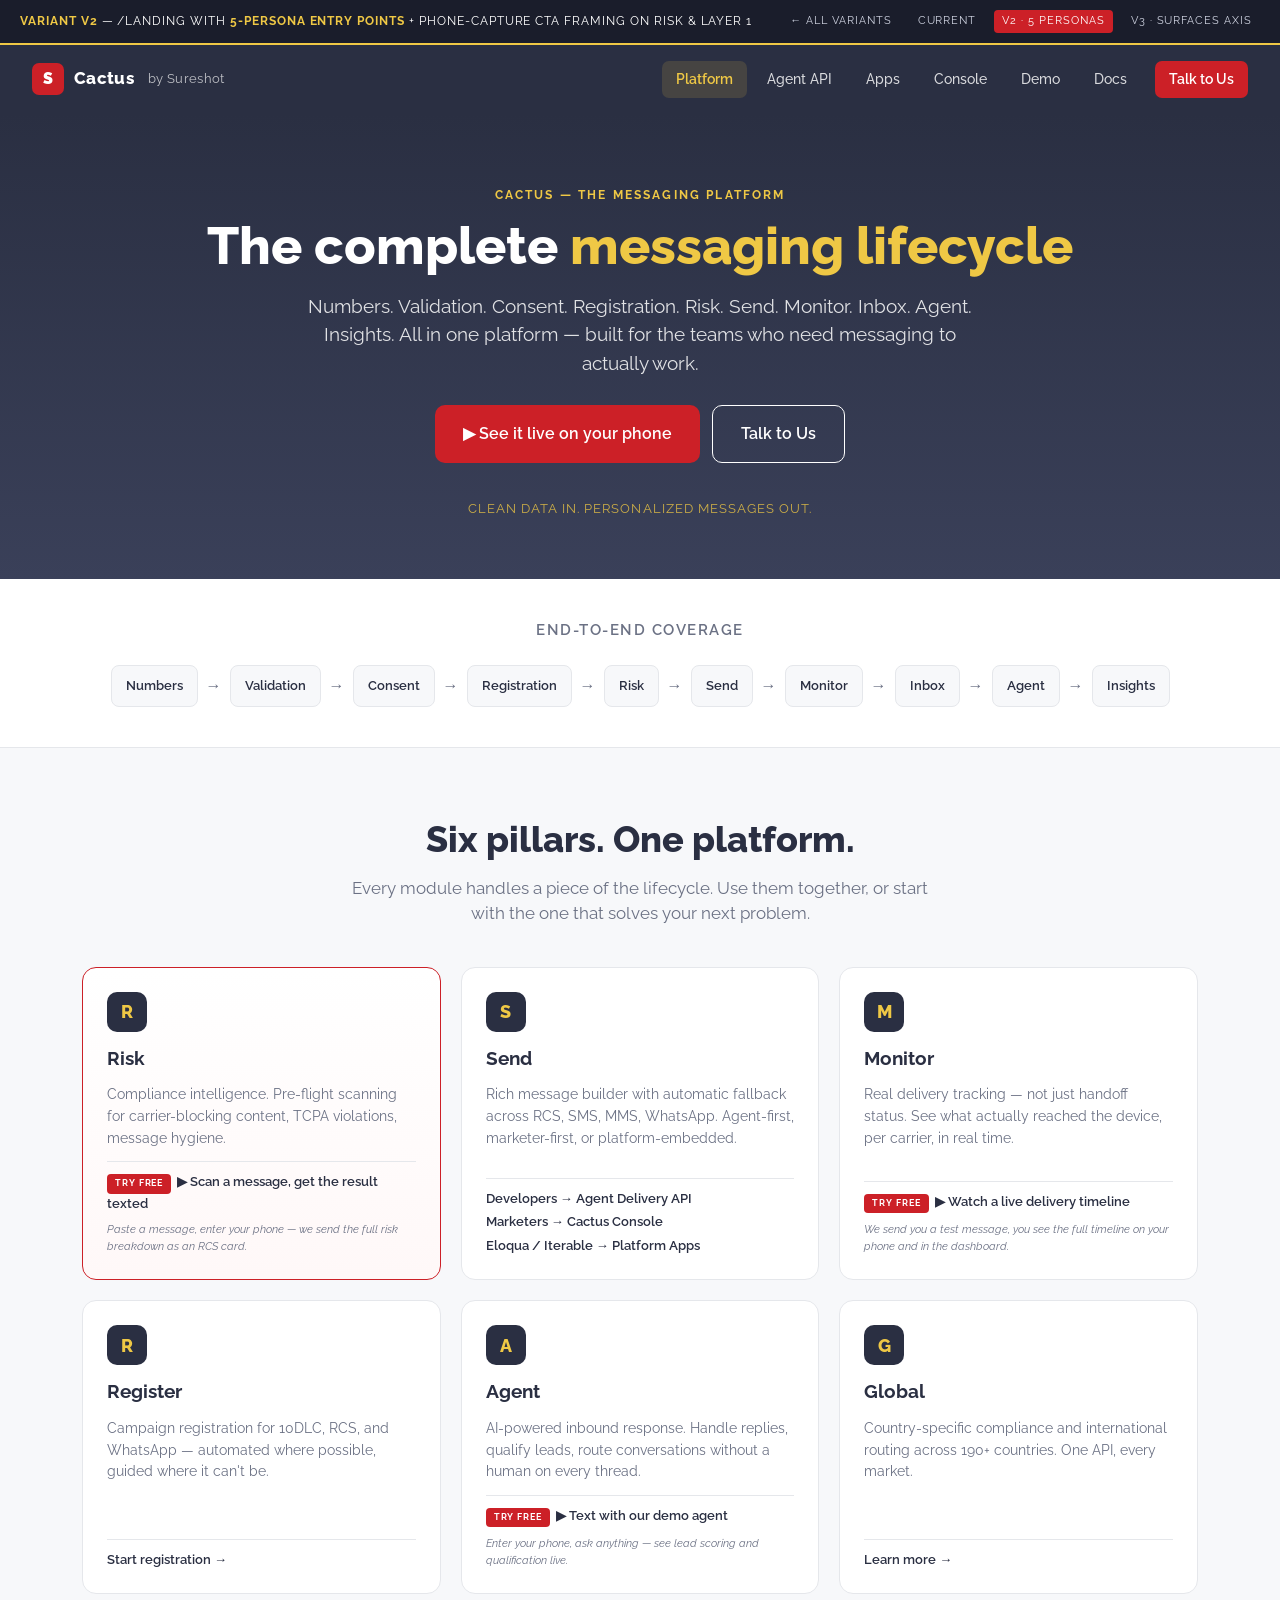
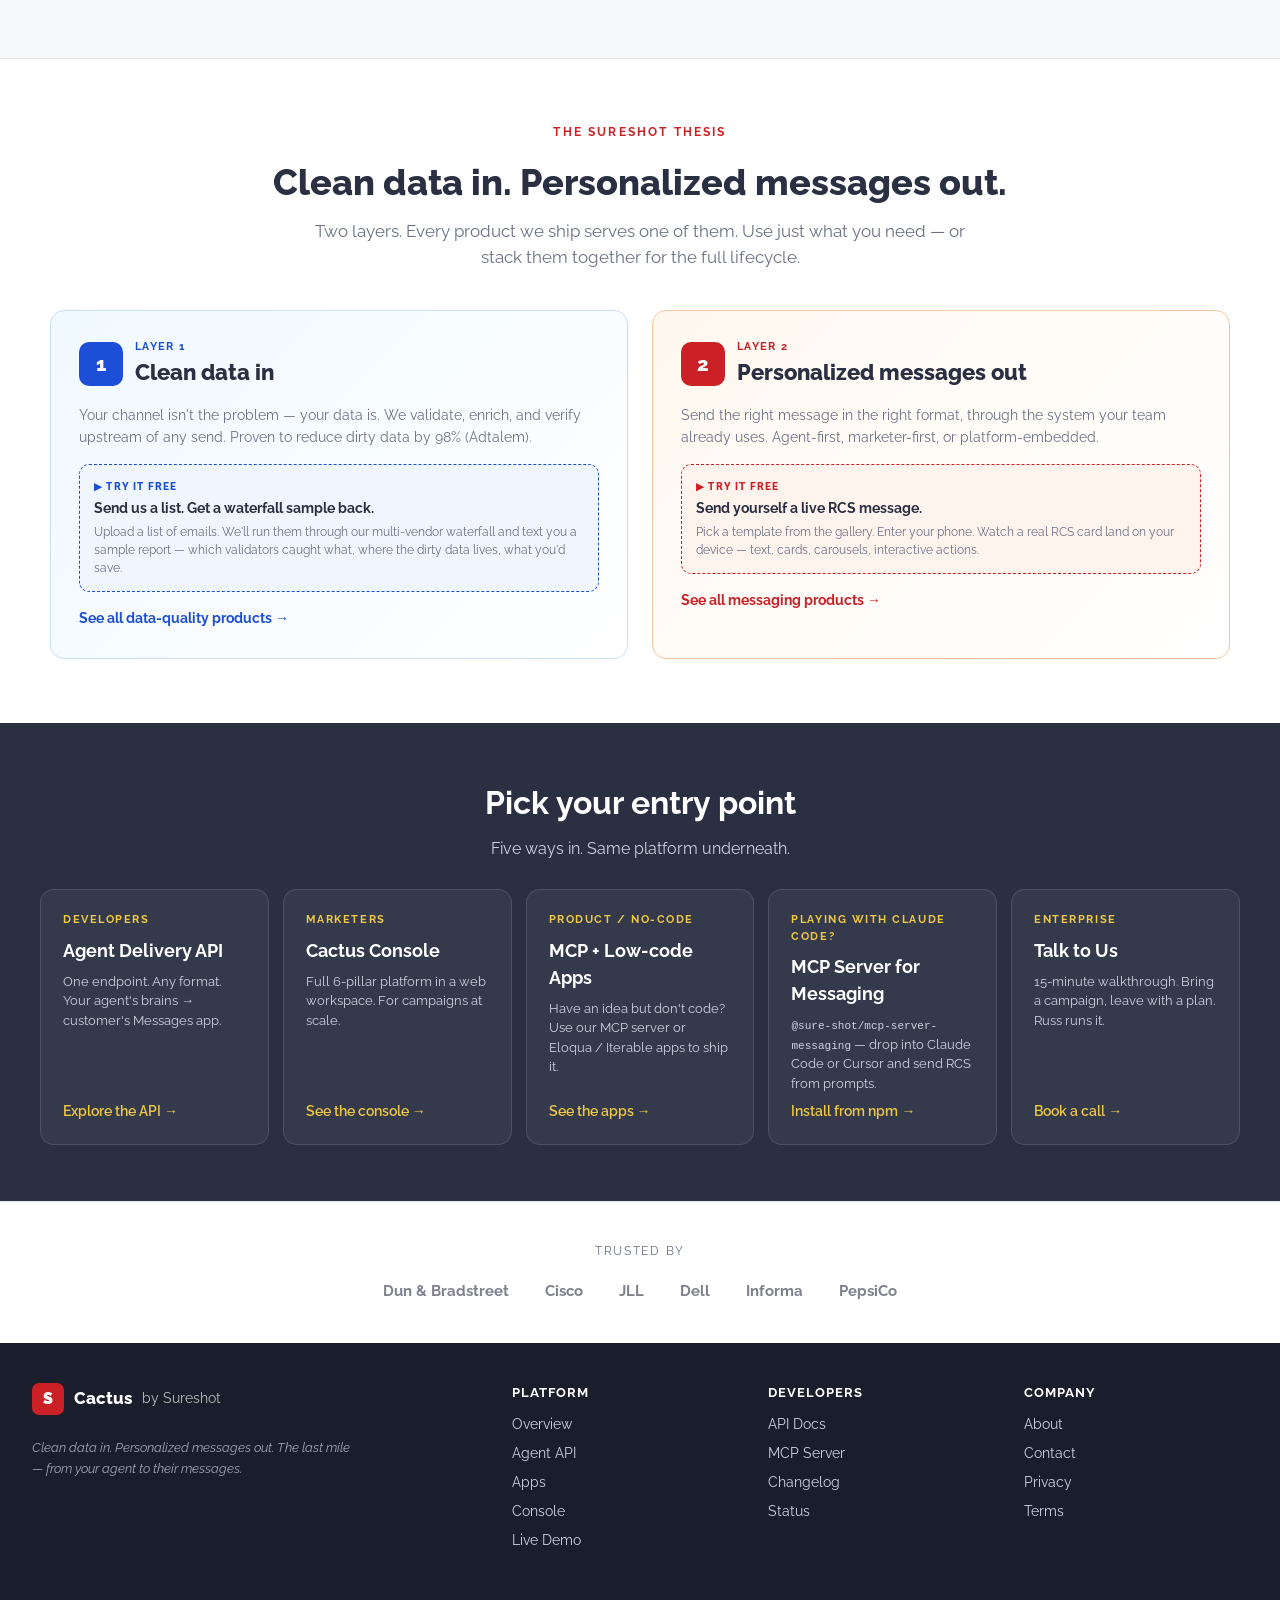
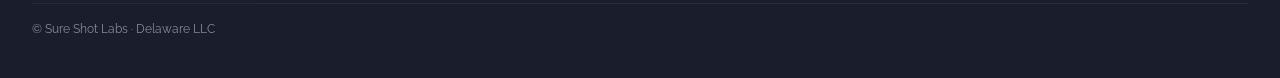
<file: index-v2.html>
<!doctype html>
<html lang="en">
<head>
<meta charset="utf-8">
<meta name="viewport" content="width=device-width,initial-scale=1">
<title>V2 · Cactus by Sureshot — 5 personas + phone-capture CTAs</title>
<link href="https://fonts.googleapis.com/css2?family=Raleway:wght@300;400;500;600;700;800;900&display=swap" rel="stylesheet">
<link rel="stylesheet" href="./styles.css">
<style>
  .hero { background: linear-gradient(180deg, var(--navy) 0%, var(--navy-2) 100%); color: #fff; padding: 72px 32px 60px; text-align: center; }
  .hero .eyebrow { color: var(--gold); }
  .hero h1 { font-size: 52px; line-height: 1.08; font-weight: 800; margin: 0 0 18px; max-width: 900px; margin-left: auto; margin-right: auto; }
  .hero h1 em { color: var(--gold); font-style: normal; }
  .hero .sub { font-size: 19px; opacity: 0.85; max-width: 680px; margin: 0 auto 28px; }
  .hero .cta-row { display: flex; gap: 12px; justify-content: center; flex-wrap: wrap; }
  .hero .manifesto-line { margin-top: 36px; font-size: 13px; letter-spacing: 0.08em; text-transform: uppercase; color: var(--gold); opacity: 0.8; }
  @media (max-width: 600px) { .hero h1 { font-size: 34px; } }
  .lifecycle { padding: 40px 32px; background: #fff; border-bottom: 1px solid var(--line); }
  .lifecycle h2 { text-align: center; font-size: 15px; letter-spacing: 0.1em; text-transform: uppercase; color: var(--muted); font-weight: 600; margin: 0 0 24px; }
  .lifecycle .steps { display: flex; gap: 8px; justify-content: center; align-items: center; flex-wrap: wrap; max-width: 1100px; margin: 0 auto; }
  .step { padding: 10px 14px; background: var(--bg); border: 1px solid var(--line); border-radius: 8px; font-size: 13px; font-weight: 600; color: var(--navy); }
  .step-arrow { color: var(--muted); }
  .pillars { padding: 64px 32px; max-width: 1180px; margin: 0 auto; }
  .pillars-head { text-align: center; margin-bottom: 40px; }
  .pillars-head h2 { font-size: 36px; color: var(--navy); margin: 0 0 10px; font-weight: 800; }
  .pillars-head p { color: var(--muted); font-size: 17px; max-width: 600px; margin: 0 auto; }
  .pillar-grid { display: grid; grid-template-columns: repeat(3, 1fr); gap: 20px; }
  @media (max-width: 900px) { .pillar-grid { grid-template-columns: repeat(2, 1fr); } }
  @media (max-width: 600px) { .pillar-grid { grid-template-columns: 1fr; } }
  .pillar { background: #fff; border: 1px solid var(--line); border-radius: var(--radius); padding: 24px; display: flex; flex-direction: column; gap: 12px; transition: all 0.15s; }
  .pillar:hover { border-color: var(--navy); transform: translateY(-2px); box-shadow: 0 6px 20px rgba(0,0,0,0.04); }
  .pillar .icon { width: 40px; height: 40px; background: var(--navy); color: var(--gold); border-radius: 10px; display: grid; place-items: center; font-weight: 800; font-size: 18px; }
  .pillar h3 { margin: 0; font-size: 19px; color: var(--navy); font-weight: 700; }
  .pillar p { margin: 0; color: var(--muted); font-size: 14px; line-height: 1.55; }
  .pillar .pillar-links { display: flex; flex-direction: column; gap: 4px; margin-top: auto; padding-top: 10px; border-top: 1px solid var(--line); }
  .pillar .pillar-links a { font-size: 13px; color: var(--navy); font-weight: 600; text-decoration: none; }
  .pillar .pillar-links a:hover { color: var(--red); }
  .pillar.capture-cta { border-color: var(--red); background: linear-gradient(180deg,#fff 0%,#fff8f8 100%); }
  .pillar .capture-pill { display: inline-block; font-size: 9px; padding: 3px 8px; border-radius: 4px; background: var(--red); color: #fff; font-weight: 700; letter-spacing: 0.1em; text-transform: uppercase; margin-right: 6px; }
  .pillar .capture-note { font-size: 11px; color: var(--muted); font-style: italic; margin-top: 4px; }
  .cta-band { background: var(--navy); color: #fff; padding: 56px 32px; text-align: center; }
  .cta-band h2 { font-size: 32px; margin: 0 0 10px; }
  .cta-band p { color: #cfd3e1; font-size: 16px; margin: 0 0 28px; }
  .cta-penta { display: grid; grid-template-columns: repeat(5, 1fr); gap: 14px; max-width: 1200px; margin: 0 auto; }
  @media (max-width: 1100px) { .cta-penta { grid-template-columns: repeat(3, 1fr); } }
  @media (max-width: 780px) { .cta-penta { grid-template-columns: 1fr; } }
  .cta-card { background: rgba(255,255,255,0.05); border: 1px solid rgba(255,255,255,0.12); border-radius: var(--radius); padding: 22px; text-align: left; text-decoration: none; color: #fff; display: flex; flex-direction: column; gap: 8px; transition: all 0.15s; }
  .cta-card:hover { border-color: var(--gold); transform: translateY(-2px); }
  .cta-card .label { font-size: 11px; letter-spacing: 0.14em; text-transform: uppercase; color: var(--gold); font-weight: 700; }
  .cta-card h3 { margin: 0; font-size: 18px; font-weight: 700; }
  .cta-card p { color: #cfd3e1; font-size: 13px; margin: 0; line-height: 1.5; }
  .cta-card .arrow { margin-top: auto; color: var(--gold); font-weight: 600; font-size: 14px; }
  .logos { padding: 40px 32px; text-align: center; background: #fff; border-top: 1px solid var(--line); }
  .logos .label { font-size: 12px; letter-spacing: 0.14em; text-transform: uppercase; color: var(--muted); margin-bottom: 20px; }
  .logo-row { display: flex; justify-content: center; gap: 36px; flex-wrap: wrap; opacity: 0.6; font-weight: 700; font-size: 15px; color: var(--navy); }
</style>
</head>
<body>

<div class="scope-mock">
  <span><b>VARIANT V2</b> — /landing with <b>5-persona entry points</b> + phone-capture CTA framing on Risk &amp; Layer 1</span>
  <div class="crumbs">
    <a href="./versions.html">← All variants</a>
    <a href="./index.html">Current</a>
    <a href="./index-v2.html" class="current">V2 · 5 personas</a>
    <a href="./index-v3.html">V3 · surfaces axis</a>
  </div>
</div>

<nav class="topnav">
  <a href="./index.html" class="brand"><span class="mark">S</span> Cactus <small>by Sureshot</small></a>
  <div class="links">
    <a href="./index.html" class="active">Platform</a>
    <a href="./rcs-api.html">Agent API</a>
    <a href="./apps.html">Apps</a>
    <a href="./console.html">Console</a>
    <a href="./demo.html">Demo</a>
    <a href="#">Docs</a>
    <a href="#" class="cta-nav">Talk to Us</a>
  </div>
</nav>

<section class="hero">
  <div class="eyebrow">Cactus — The messaging platform</div>
  <h1>The complete <em>messaging lifecycle</em></h1>
  <p class="sub">Numbers. Validation. Consent. Registration. Risk. Send. Monitor. Inbox. Agent. Insights. All in one platform — built for the teams who need messaging to actually work.</p>
  <div class="cta-row">
    <a class="btn btn-primary btn-lg" href="./demo.html">▶ See it live on your phone</a>
    <a class="btn btn-secondary btn-lg" style="color:#fff;border-color:#fff" href="#">Talk to Us</a>
  </div>
  <div class="manifesto-line">Clean data in. Personalized messages out.</div>
</section>

<div class="lifecycle">
  <h2>End-to-end coverage</h2>
  <div class="steps">
    <span class="step">Numbers</span><span class="step-arrow">→</span>
    <span class="step">Validation</span><span class="step-arrow">→</span>
    <span class="step">Consent</span><span class="step-arrow">→</span>
    <span class="step">Registration</span><span class="step-arrow">→</span>
    <span class="step">Risk</span><span class="step-arrow">→</span>
    <span class="step">Send</span><span class="step-arrow">→</span>
    <span class="step">Monitor</span><span class="step-arrow">→</span>
    <span class="step">Inbox</span><span class="step-arrow">→</span>
    <span class="step">Agent</span><span class="step-arrow">→</span>
    <span class="step">Insights</span>
  </div>
</div>

<section class="pillars">
  <div class="pillars-head">
    <h2>Six pillars. One platform.</h2>
    <p>Every module handles a piece of the lifecycle. Use them together, or start with the one that solves your next problem.</p>
  </div>
  <div class="pillar-grid">

    <!-- Risk — now a phone-capture CTA -->
    <div class="pillar capture-cta">
      <div class="icon">R</div>
      <h3>Risk</h3>
      <p>Compliance intelligence. Pre-flight scanning for carrier-blocking content, TCPA violations, message hygiene.</p>
      <div class="pillar-links">
        <a href="#"><span class="capture-pill">Try free</span>▶ Scan a message, get the result texted</a>
        <p class="capture-note">Paste a message, enter your phone — we send the full risk breakdown as an RCS card.</p>
      </div>
    </div>

    <div class="pillar">
      <div class="icon">S</div>
      <h3>Send</h3>
      <p>Rich message builder with automatic fallback across RCS, SMS, MMS, WhatsApp. Agent-first, marketer-first, or platform-embedded.</p>
      <div class="pillar-links">
        <a href="./rcs-api.html">Developers → Agent Delivery API</a>
        <a href="./console.html">Marketers → Cactus Console</a>
        <a href="./apps.html">Eloqua / Iterable → Platform Apps</a>
      </div>
    </div>

    <div class="pillar">
      <div class="icon">M</div>
      <h3>Monitor</h3>
      <p>Real delivery tracking — not just handoff status. See what actually reached the device, per carrier, in real time.</p>
      <div class="pillar-links">
        <a href="#"><span class="capture-pill">Try free</span>▶ Watch a live delivery timeline</a>
        <p class="capture-note">We send you a test message, you see the full timeline on your phone and in the dashboard.</p>
      </div>
    </div>

    <div class="pillar">
      <div class="icon">R</div>
      <h3>Register</h3>
      <p>Campaign registration for 10DLC, RCS, and WhatsApp — automated where possible, guided where it can't be.</p>
      <div class="pillar-links"><a href="#">Start registration →</a></div>
    </div>

    <div class="pillar">
      <div class="icon">A</div>
      <h3>Agent</h3>
      <p>AI-powered inbound response. Handle replies, qualify leads, route conversations without a human on every thread.</p>
      <div class="pillar-links">
        <a href="#"><span class="capture-pill">Try free</span>▶ Text with our demo agent</a>
        <p class="capture-note">Enter your phone, ask anything — see lead scoring and qualification live.</p>
      </div>
    </div>

    <div class="pillar">
      <div class="icon">G</div>
      <h3>Global</h3>
      <p>Country-specific compliance and international routing across 190+ countries. One API, every market.</p>
      <div class="pillar-links"><a href="#">Learn more →</a></div>
    </div>

  </div>
</section>

<!-- Two-layer architecture — with phone-capture CTAs -->
<section style="background:#fff;padding:64px 32px;border-top:1px solid var(--line);">
  <div style="max-width:1180px;margin:0 auto;">
    <div style="text-align:center;margin-bottom:40px;">
      <div class="eyebrow">The Sureshot thesis</div>
      <h2 style="font-size:36px;color:var(--navy);margin:0 0 10px;font-weight:800;">Clean data in. Personalized messages out.</h2>
      <p style="color:var(--muted);font-size:17px;max-width:680px;margin:0 auto;">Two layers. Every product we ship serves one of them. Use just what you need — or stack them together for the full lifecycle.</p>
    </div>

    <div style="display:grid;grid-template-columns:1fr 1fr;gap:24px;">
      <div style="background:linear-gradient(135deg,#f0f9ff 0%,#fff 100%);border:1px solid #c7e0f4;border-radius:14px;padding:28px;">
        <div style="display:flex;align-items:center;gap:12px;margin-bottom:16px;">
          <div style="width:44px;height:44px;background:#1d4ed8;color:#fff;border-radius:10px;display:grid;place-items:center;font-weight:800;font-size:20px;">1</div>
          <div>
            <div style="font-size:11px;letter-spacing:0.12em;text-transform:uppercase;color:#1d4ed8;font-weight:700;">Layer 1</div>
            <h3 style="margin:0;font-size:22px;color:var(--navy);font-weight:800;">Clean data in</h3>
          </div>
        </div>
        <p style="color:var(--muted);font-size:14px;line-height:1.55;margin:0 0 16px;">Your channel isn't the problem — your data is. We validate, enrich, and verify upstream of any send. Proven to reduce dirty data by 98% (Adtalem).</p>
        <div style="background:#eff6ff;border:1px dashed #1d4ed8;border-radius:10px;padding:14px;margin-bottom:14px;">
          <div style="font-size:10px;letter-spacing:0.12em;text-transform:uppercase;color:#1d4ed8;font-weight:800;margin-bottom:4px;">▶ Try it free</div>
          <div style="font-weight:700;color:var(--navy);font-size:14px;margin-bottom:4px;">Send us a list. Get a waterfall sample back.</div>
          <div style="font-size:12px;color:var(--muted);line-height:1.5;">Upload a list of emails. We'll run them through our multi-vendor waterfall and text you a sample report — which validators caught what, where the dirty data lives, what you'd save.</div>
        </div>
        <a href="./apps.html" style="display:inline-flex;color:#1d4ed8;font-weight:700;text-decoration:none;font-size:14px;">See all data-quality products →</a>
      </div>

      <div style="background:linear-gradient(135deg,#fff8f0 0%,#fff 100%);border:1px solid #f4c7a2;border-radius:14px;padding:28px;">
        <div style="display:flex;align-items:center;gap:12px;margin-bottom:16px;">
          <div style="width:44px;height:44px;background:var(--red);color:#fff;border-radius:10px;display:grid;place-items:center;font-weight:800;font-size:20px;">2</div>
          <div>
            <div style="font-size:11px;letter-spacing:0.12em;text-transform:uppercase;color:var(--red);font-weight:700;">Layer 2</div>
            <h3 style="margin:0;font-size:22px;color:var(--navy);font-weight:800;">Personalized messages out</h3>
          </div>
        </div>
        <p style="color:var(--muted);font-size:14px;line-height:1.55;margin:0 0 16px;">Send the right message in the right format, through the system your team already uses. Agent-first, marketer-first, or platform-embedded.</p>
        <div style="background:#fff4ed;border:1px dashed var(--red);border-radius:10px;padding:14px;margin-bottom:14px;">
          <div style="font-size:10px;letter-spacing:0.12em;text-transform:uppercase;color:var(--red);font-weight:800;margin-bottom:4px;">▶ Try it free</div>
          <div style="font-weight:700;color:var(--navy);font-size:14px;margin-bottom:4px;">Send yourself a live RCS message.</div>
          <div style="font-size:12px;color:var(--muted);line-height:1.5;">Pick a template from the gallery. Enter your phone. Watch a real RCS card land on your device — text, cards, carousels, interactive actions.</div>
        </div>
        <a href="./apps.html" style="display:inline-flex;color:var(--red);font-weight:700;text-decoration:none;font-size:14px;">See all messaging products →</a>
      </div>
    </div>
  </div>
</section>

<!-- V2: 5-persona entry point -->
<section class="cta-band">
  <h2>Pick your entry point</h2>
  <p>Five ways in. Same platform underneath.</p>
  <div class="cta-penta">
    <a class="cta-card" href="./rcs-api.html">
      <div class="label">Developers</div>
      <h3>Agent Delivery API</h3>
      <p>One endpoint. Any format. Your agent's brains → customer's Messages app.</p>
      <span class="arrow">Explore the API →</span>
    </a>
    <a class="cta-card" href="./console.html">
      <div class="label">Marketers</div>
      <h3>Cactus Console</h3>
      <p>Full 6-pillar platform in a web workspace. For campaigns at scale.</p>
      <span class="arrow">See the console →</span>
    </a>
    <a class="cta-card" href="./apps.html">
      <div class="label">Product / No-code</div>
      <h3>MCP + Low-code Apps</h3>
      <p>Have an idea but don't code? Use our MCP server or Eloqua / Iterable apps to ship it.</p>
      <span class="arrow">See the apps →</span>
    </a>
    <a class="cta-card" href="#">
      <div class="label">Playing with Claude Code?</div>
      <h3>MCP Server for Messaging</h3>
      <p><code>@sure-shot/mcp-server-messaging</code> — drop into Claude Code or Cursor and send RCS from prompts.</p>
      <span class="arrow">Install from npm →</span>
    </a>
    <a class="cta-card" href="#">
      <div class="label">Enterprise</div>
      <h3>Talk to Us</h3>
      <p>15-minute walkthrough. Bring a campaign, leave with a plan. Russ runs it.</p>
      <span class="arrow">Book a call →</span>
    </a>
  </div>
</section>

<div class="logos">
  <div class="label">Trusted by</div>
  <div class="logo-row">
    <span>Dun &amp; Bradstreet</span><span>Cisco</span><span>JLL</span><span>Dell</span><span>Informa</span><span>PepsiCo</span>
  </div>
</div>

<footer class="footer">
  <div class="brand-col">
    <div class="brand-line"><span style="width:32px;height:32px;background:var(--red);border-radius:7px;display:grid;place-items:center;font-weight:900;font-size:16px;">S</span> Cactus <small style="opacity:0.7;font-weight:400;">by Sureshot</small></div>
    <p class="manifesto">Clean data in. Personalized messages out. The last mile — from your agent to their messages.</p>
  </div>
  <div><h4>Platform</h4><ul><li><a href="./index.html">Overview</a></li><li><a href="./rcs-api.html">Agent API</a></li><li><a href="./apps.html">Apps</a></li><li><a href="./console.html">Console</a></li><li><a href="./demo.html">Live Demo</a></li></ul></div>
  <div><h4>Developers</h4><ul><li><a href="#">API Docs</a></li><li><a href="#">MCP Server</a></li><li><a href="#">Changelog</a></li><li><a href="#">Status</a></li></ul></div>
  <div><h4>Company</h4><ul><li><a href="#">About</a></li><li><a href="#">Contact</a></li><li><a href="#">Privacy</a></li><li><a href="#">Terms</a></li></ul></div>
  <div class="copyright">© Sure Shot Labs · Delaware LLC</div>
</footer>

</body>
</html>
</file>
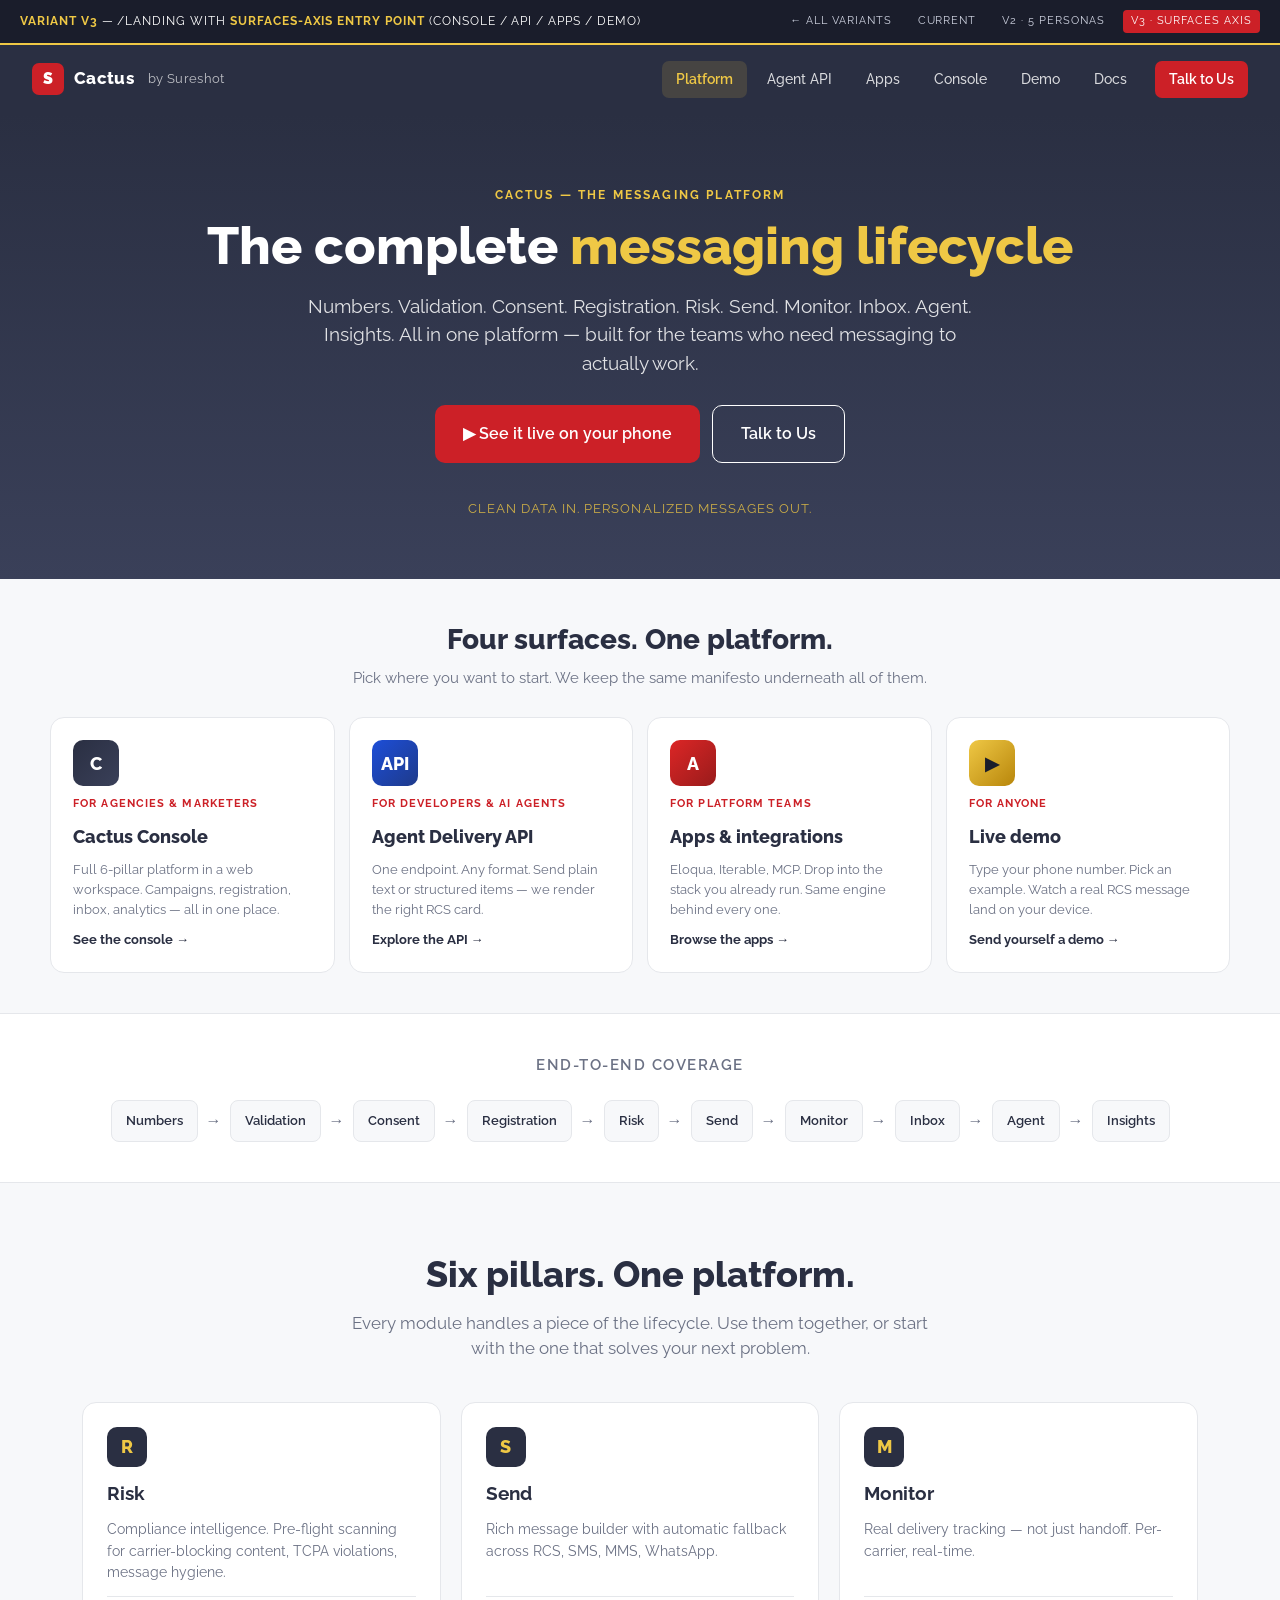
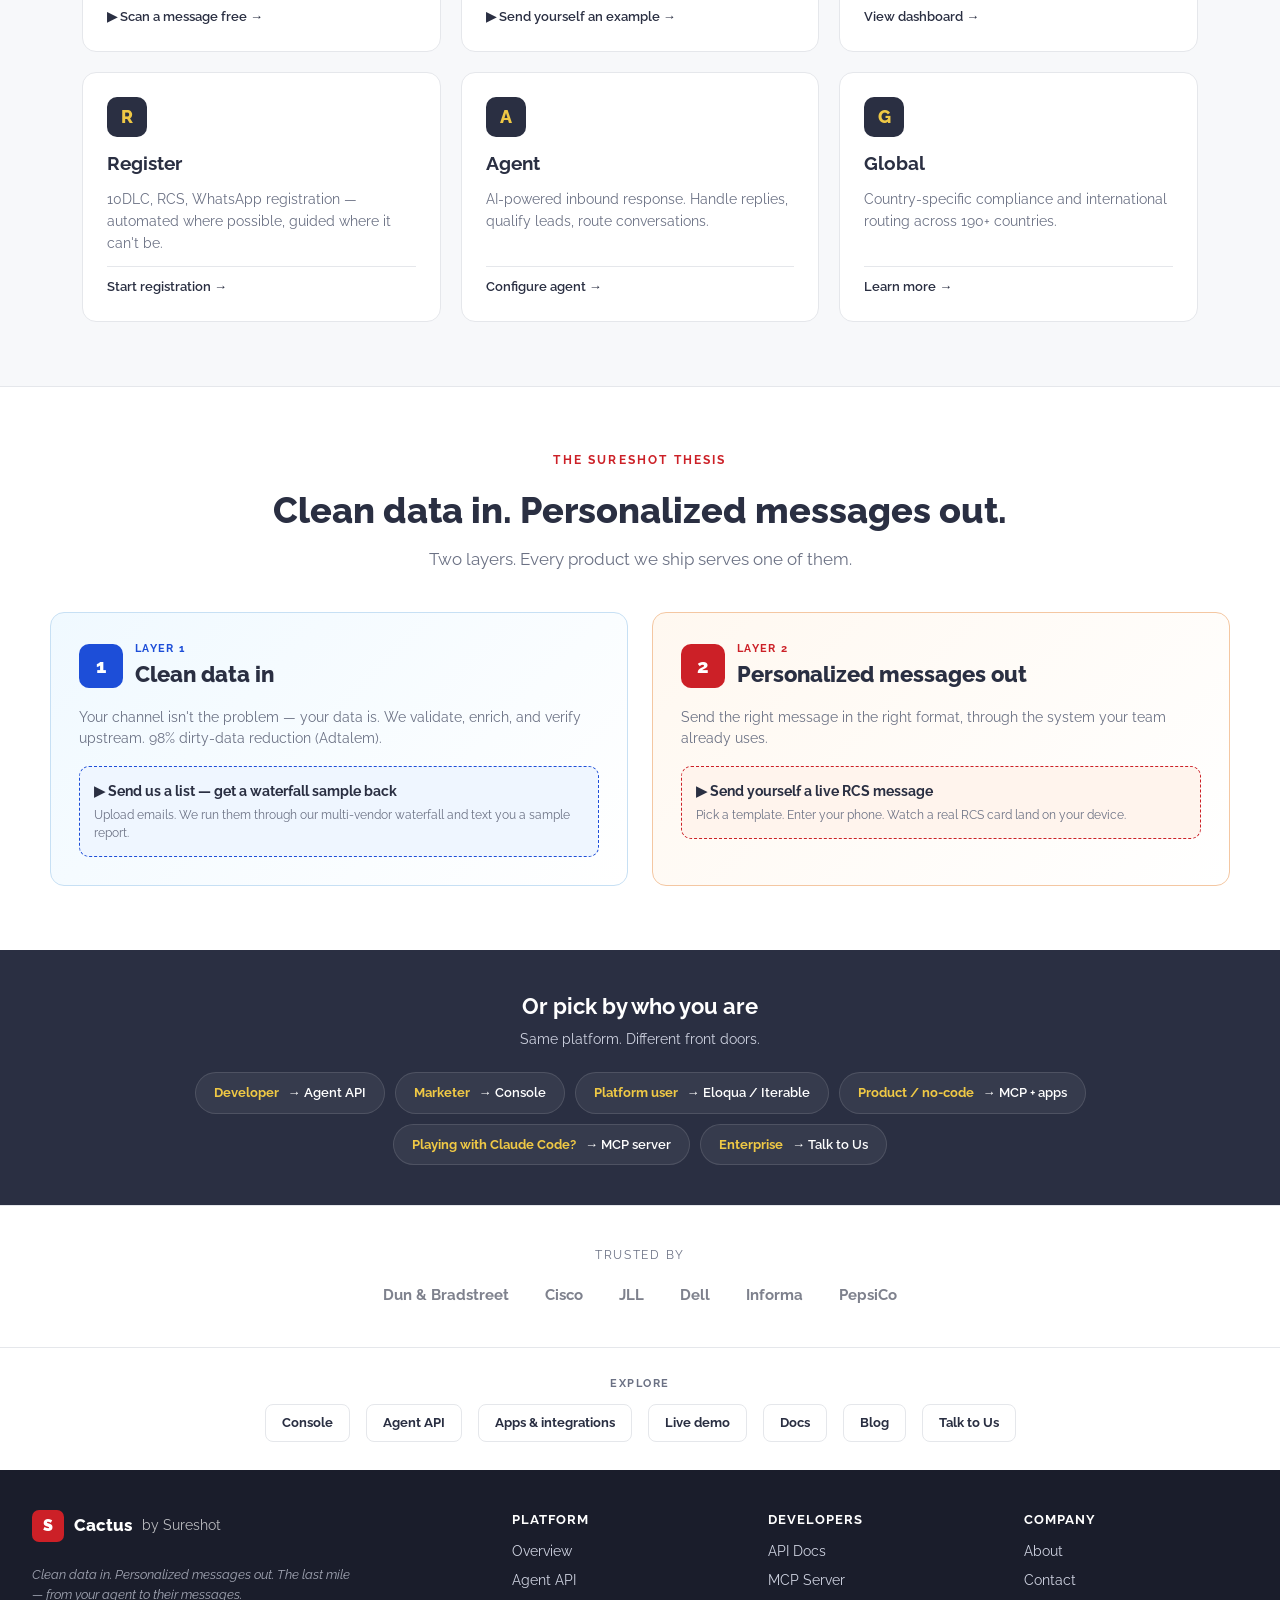
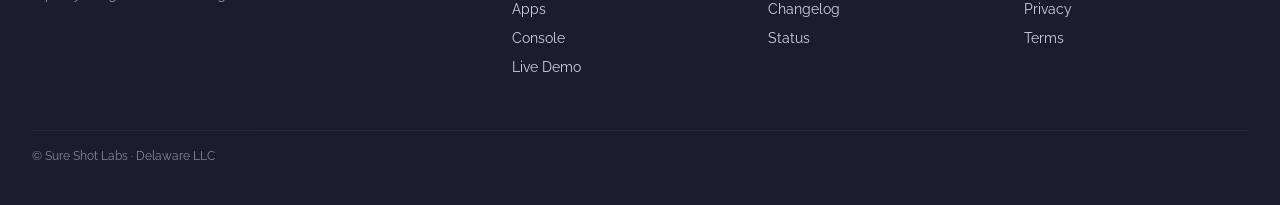
<file: index-v3.html>
<!doctype html>
<html lang="en">
<head>
<meta charset="utf-8">
<meta name="viewport" content="width=device-width,initial-scale=1">
<title>V3 · Cactus by Sureshot — Surfaces-axis entry point</title>
<link href="https://fonts.googleapis.com/css2?family=Raleway:wght@300;400;500;600;700;800;900&display=swap" rel="stylesheet">
<link rel="stylesheet" href="./styles.css">
<style>
  .hero { background: linear-gradient(180deg, var(--navy) 0%, var(--navy-2) 100%); color: #fff; padding: 72px 32px 60px; text-align: center; }
  .hero .eyebrow { color: var(--gold); }
  .hero h1 { font-size: 52px; line-height: 1.08; font-weight: 800; margin: 0 0 18px; max-width: 900px; margin-left: auto; margin-right: auto; }
  .hero h1 em { color: var(--gold); font-style: normal; }
  .hero .sub { font-size: 19px; opacity: 0.85; max-width: 680px; margin: 0 auto 28px; }
  .hero .cta-row { display: flex; gap: 12px; justify-content: center; flex-wrap: wrap; }
  .hero .manifesto-line { margin-top: 36px; font-size: 13px; letter-spacing: 0.08em; text-transform: uppercase; color: var(--gold); opacity: 0.8; }
  @media (max-width: 600px) { .hero h1 { font-size: 34px; } }

  /* Surfaces strip — high-visibility surface picker */
  .surfaces { padding: 40px 32px; background: var(--bg); border-bottom: 1px solid var(--line); }
  .surfaces-head { text-align: center; margin-bottom: 28px; }
  .surfaces-head h2 { font-size: 28px; color: var(--navy); margin: 0 0 6px; font-weight: 800; }
  .surfaces-head p { color: var(--muted); font-size: 15px; margin: 0; }
  .surfaces-grid { display: grid; grid-template-columns: repeat(4, 1fr); gap: 14px; max-width: 1180px; margin: 0 auto; }
  @media (max-width: 900px) { .surfaces-grid { grid-template-columns: repeat(2, 1fr); } }
  @media (max-width: 600px) { .surfaces-grid { grid-template-columns: 1fr; } }
  .surface-card { background: #fff; border: 1px solid var(--line); border-radius: var(--radius); padding: 22px; text-decoration: none; color: var(--navy); transition: all 0.15s; display: flex; flex-direction: column; gap: 10px; position: relative; }
  .surface-card:hover { border-color: var(--red); transform: translateY(-2px); box-shadow: 0 8px 24px rgba(0,0,0,0.06); }
  .surface-card .surface-icon { width: 46px; height: 46px; border-radius: 10px; display: grid; place-items: center; color: #fff; font-weight: 800; font-size: 18px; }
  .surface-card .surface-icon.console { background: linear-gradient(135deg, var(--navy), var(--navy-2)); }
  .surface-card .surface-icon.api { background: linear-gradient(135deg, #1d4ed8, #1e3a8a); }
  .surface-card .surface-icon.apps { background: linear-gradient(135deg, #dc2626, #991b1b); }
  .surface-card .surface-icon.demo { background: linear-gradient(135deg, var(--gold), #b8860b); color: var(--ink); }
  .surface-card h3 { margin: 0; font-size: 18px; font-weight: 800; color: var(--navy); }
  .surface-card .for-who { font-size: 11px; letter-spacing: 0.1em; text-transform: uppercase; color: var(--red); font-weight: 700; }
  .surface-card p { margin: 0; color: var(--muted); font-size: 13px; line-height: 1.55; }
  .surface-card .arrow { margin-top: auto; color: var(--navy); font-weight: 700; font-size: 13px; }

  .lifecycle { padding: 40px 32px; background: #fff; border-bottom: 1px solid var(--line); }
  .lifecycle h2 { text-align: center; font-size: 15px; letter-spacing: 0.1em; text-transform: uppercase; color: var(--muted); font-weight: 600; margin: 0 0 24px; }
  .lifecycle .steps { display: flex; gap: 8px; justify-content: center; align-items: center; flex-wrap: wrap; max-width: 1100px; margin: 0 auto; }
  .step { padding: 10px 14px; background: var(--bg); border: 1px solid var(--line); border-radius: 8px; font-size: 13px; font-weight: 600; color: var(--navy); }
  .step-arrow { color: var(--muted); }

  .pillars { padding: 64px 32px; max-width: 1180px; margin: 0 auto; }
  .pillars-head { text-align: center; margin-bottom: 40px; }
  .pillars-head h2 { font-size: 36px; color: var(--navy); margin: 0 0 10px; font-weight: 800; }
  .pillars-head p { color: var(--muted); font-size: 17px; max-width: 600px; margin: 0 auto; }
  .pillar-grid { display: grid; grid-template-columns: repeat(3, 1fr); gap: 20px; }
  @media (max-width: 900px) { .pillar-grid { grid-template-columns: repeat(2, 1fr); } }
  @media (max-width: 600px) { .pillar-grid { grid-template-columns: 1fr; } }
  .pillar { background: #fff; border: 1px solid var(--line); border-radius: var(--radius); padding: 24px; display: flex; flex-direction: column; gap: 12px; transition: all 0.15s; }
  .pillar:hover { border-color: var(--navy); transform: translateY(-2px); box-shadow: 0 6px 20px rgba(0,0,0,0.04); }
  .pillar .icon { width: 40px; height: 40px; background: var(--navy); color: var(--gold); border-radius: 10px; display: grid; place-items: center; font-weight: 800; font-size: 18px; }
  .pillar h3 { margin: 0; font-size: 19px; color: var(--navy); font-weight: 700; }
  .pillar p { margin: 0; color: var(--muted); font-size: 14px; line-height: 1.55; }
  .pillar .pillar-links { display: flex; flex-direction: column; gap: 4px; margin-top: auto; padding-top: 10px; border-top: 1px solid var(--line); }
  .pillar .pillar-links a { font-size: 13px; color: var(--navy); font-weight: 600; text-decoration: none; }
  .pillar .pillar-links a:hover { color: var(--red); }

  /* Secondary: personas minimized into a thin strip */
  .personas-strip { padding: 40px 32px; background: var(--navy); color: #fff; text-align: center; }
  .personas-strip h2 { margin: 0 0 6px; font-size: 22px; font-weight: 700; }
  .personas-strip .sub { color: #cfd3e1; font-size: 14px; margin: 0 0 22px; }
  .persona-chips { display: flex; flex-wrap: wrap; gap: 10px; justify-content: center; max-width: 1100px; margin: 0 auto; }
  .persona-chip { background: rgba(255,255,255,0.06); border: 1px solid rgba(255,255,255,0.12); border-radius: 999px; padding: 10px 18px; font-size: 13px; font-weight: 600; color: #fff; text-decoration: none; transition: all 0.15s; }
  .persona-chip:hover { background: var(--gold); color: var(--ink); border-color: var(--gold); }
  .persona-chip b { color: var(--gold); font-weight: 700; margin-right: 6px; }
  .persona-chip:hover b { color: var(--red); }

  .logos { padding: 40px 32px; text-align: center; background: #fff; border-top: 1px solid var(--line); }
  .logos .label { font-size: 12px; letter-spacing: 0.14em; text-transform: uppercase; color: var(--muted); margin-bottom: 20px; }
  .logo-row { display: flex; justify-content: center; gap: 36px; flex-wrap: wrap; opacity: 0.6; font-weight: 700; font-size: 15px; color: var(--navy); }

  /* Pre-footer surface bar (compact orientation) */
  .surface-bar { background: #fff; border-top: 1px solid var(--line); padding: 28px 32px; text-align: center; }
  .surface-bar .label { font-size: 11px; letter-spacing: 0.14em; text-transform: uppercase; color: var(--muted); margin-bottom: 12px; font-weight: 700; }
  .surface-bar .row { display: flex; justify-content: center; gap: 16px; flex-wrap: wrap; }
  .surface-bar a { padding: 8px 16px; border-radius: 8px; border: 1px solid var(--line); color: var(--navy); text-decoration: none; font-size: 13px; font-weight: 700; }
  .surface-bar a:hover { border-color: var(--red); color: var(--red); }
</style>
</head>
<body>

<div class="scope-mock">
  <span><b>VARIANT V3</b> — /landing with <b>surfaces-axis entry point</b> (Console / API / Apps / Demo)</span>
  <div class="crumbs">
    <a href="./versions.html">← All variants</a>
    <a href="./index.html">Current</a>
    <a href="./index-v2.html">V2 · 5 personas</a>
    <a href="./index-v3.html" class="current">V3 · surfaces axis</a>
  </div>
</div>

<nav class="topnav">
  <a href="./index.html" class="brand"><span class="mark">S</span> Cactus <small>by Sureshot</small></a>
  <div class="links">
    <a href="./index.html" class="active">Platform</a>
    <a href="./rcs-api.html">Agent API</a>
    <a href="./apps.html">Apps</a>
    <a href="./console.html">Console</a>
    <a href="./demo.html">Demo</a>
    <a href="#">Docs</a>
    <a href="#" class="cta-nav">Talk to Us</a>
  </div>
</nav>

<section class="hero">
  <div class="eyebrow">Cactus — The messaging platform</div>
  <h1>The complete <em>messaging lifecycle</em></h1>
  <p class="sub">Numbers. Validation. Consent. Registration. Risk. Send. Monitor. Inbox. Agent. Insights. All in one platform — built for the teams who need messaging to actually work.</p>
  <div class="cta-row">
    <a class="btn btn-primary btn-lg" href="./demo.html">▶ See it live on your phone</a>
    <a class="btn btn-secondary btn-lg" style="color:#fff;border-color:#fff" href="#">Talk to Us</a>
  </div>
  <div class="manifesto-line">Clean data in. Personalized messages out.</div>
</section>

<!-- V3: Surfaces-axis entry at the TOP (below hero) -->
<section class="surfaces">
  <div class="surfaces-head">
    <h2>Four surfaces. One platform.</h2>
    <p>Pick where you want to start. We keep the same manifesto underneath all of them.</p>
  </div>
  <div class="surfaces-grid">
    <a class="surface-card" href="./console.html">
      <div class="surface-icon console">C</div>
      <div class="for-who">For agencies &amp; marketers</div>
      <h3>Cactus Console</h3>
      <p>Full 6-pillar platform in a web workspace. Campaigns, registration, inbox, analytics — all in one place.</p>
      <span class="arrow">See the console →</span>
    </a>
    <a class="surface-card" href="./rcs-api.html">
      <div class="surface-icon api">API</div>
      <div class="for-who">For developers &amp; AI agents</div>
      <h3>Agent Delivery API</h3>
      <p>One endpoint. Any format. Send plain text or structured items — we render the right RCS card.</p>
      <span class="arrow">Explore the API →</span>
    </a>
    <a class="surface-card" href="./apps.html">
      <div class="surface-icon apps">A</div>
      <div class="for-who">For platform teams</div>
      <h3>Apps &amp; integrations</h3>
      <p>Eloqua, Iterable, MCP. Drop into the stack you already run. Same engine behind every one.</p>
      <span class="arrow">Browse the apps →</span>
    </a>
    <a class="surface-card" href="./demo.html">
      <div class="surface-icon demo">▶</div>
      <div class="for-who">For anyone</div>
      <h3>Live demo</h3>
      <p>Type your phone number. Pick an example. Watch a real RCS message land on your device.</p>
      <span class="arrow">Send yourself a demo →</span>
    </a>
  </div>
</section>

<div class="lifecycle">
  <h2>End-to-end coverage</h2>
  <div class="steps">
    <span class="step">Numbers</span><span class="step-arrow">→</span>
    <span class="step">Validation</span><span class="step-arrow">→</span>
    <span class="step">Consent</span><span class="step-arrow">→</span>
    <span class="step">Registration</span><span class="step-arrow">→</span>
    <span class="step">Risk</span><span class="step-arrow">→</span>
    <span class="step">Send</span><span class="step-arrow">→</span>
    <span class="step">Monitor</span><span class="step-arrow">→</span>
    <span class="step">Inbox</span><span class="step-arrow">→</span>
    <span class="step">Agent</span><span class="step-arrow">→</span>
    <span class="step">Insights</span>
  </div>
</div>

<section class="pillars">
  <div class="pillars-head">
    <h2>Six pillars. One platform.</h2>
    <p>Every module handles a piece of the lifecycle. Use them together, or start with the one that solves your next problem.</p>
  </div>
  <div class="pillar-grid">
    <div class="pillar"><div class="icon">R</div><h3>Risk</h3><p>Compliance intelligence. Pre-flight scanning for carrier-blocking content, TCPA violations, message hygiene.</p><div class="pillar-links"><a href="#">▶ Scan a message free →</a></div></div>
    <div class="pillar"><div class="icon">S</div><h3>Send</h3><p>Rich message builder with automatic fallback across RCS, SMS, MMS, WhatsApp.</p><div class="pillar-links"><a href="./demo.html">▶ Send yourself an example →</a></div></div>
    <div class="pillar"><div class="icon">M</div><h3>Monitor</h3><p>Real delivery tracking — not just handoff. Per-carrier, real-time.</p><div class="pillar-links"><a href="#">View dashboard →</a></div></div>
    <div class="pillar"><div class="icon">R</div><h3>Register</h3><p>10DLC, RCS, WhatsApp registration — automated where possible, guided where it can't be.</p><div class="pillar-links"><a href="#">Start registration →</a></div></div>
    <div class="pillar"><div class="icon">A</div><h3>Agent</h3><p>AI-powered inbound response. Handle replies, qualify leads, route conversations.</p><div class="pillar-links"><a href="#">Configure agent →</a></div></div>
    <div class="pillar"><div class="icon">G</div><h3>Global</h3><p>Country-specific compliance and international routing across 190+ countries.</p><div class="pillar-links"><a href="#">Learn more →</a></div></div>
  </div>
</section>

<!-- Two-layer architecture (same as V2, kept for continuity) -->
<section style="background:#fff;padding:64px 32px;border-top:1px solid var(--line);">
  <div style="max-width:1180px;margin:0 auto;">
    <div style="text-align:center;margin-bottom:40px;">
      <div class="eyebrow">The Sureshot thesis</div>
      <h2 style="font-size:36px;color:var(--navy);margin:0 0 10px;font-weight:800;">Clean data in. Personalized messages out.</h2>
      <p style="color:var(--muted);font-size:17px;max-width:680px;margin:0 auto;">Two layers. Every product we ship serves one of them.</p>
    </div>

    <div style="display:grid;grid-template-columns:1fr 1fr;gap:24px;">
      <div style="background:linear-gradient(135deg,#f0f9ff 0%,#fff 100%);border:1px solid #c7e0f4;border-radius:14px;padding:28px;">
        <div style="display:flex;align-items:center;gap:12px;margin-bottom:16px;">
          <div style="width:44px;height:44px;background:#1d4ed8;color:#fff;border-radius:10px;display:grid;place-items:center;font-weight:800;font-size:20px;">1</div>
          <div>
            <div style="font-size:11px;letter-spacing:0.12em;text-transform:uppercase;color:#1d4ed8;font-weight:700;">Layer 1</div>
            <h3 style="margin:0;font-size:22px;color:var(--navy);font-weight:800;">Clean data in</h3>
          </div>
        </div>
        <p style="color:var(--muted);font-size:14px;line-height:1.55;margin:0 0 16px;">Your channel isn't the problem — your data is. We validate, enrich, and verify upstream. 98% dirty-data reduction (Adtalem).</p>
        <div style="background:#eff6ff;border:1px dashed #1d4ed8;border-radius:10px;padding:14px;">
          <div style="font-weight:700;color:var(--navy);font-size:14px;margin-bottom:4px;">▶ Send us a list — get a waterfall sample back</div>
          <div style="font-size:12px;color:var(--muted);line-height:1.5;">Upload emails. We run them through our multi-vendor waterfall and text you a sample report.</div>
        </div>
      </div>

      <div style="background:linear-gradient(135deg,#fff8f0 0%,#fff 100%);border:1px solid #f4c7a2;border-radius:14px;padding:28px;">
        <div style="display:flex;align-items:center;gap:12px;margin-bottom:16px;">
          <div style="width:44px;height:44px;background:var(--red);color:#fff;border-radius:10px;display:grid;place-items:center;font-weight:800;font-size:20px;">2</div>
          <div>
            <div style="font-size:11px;letter-spacing:0.12em;text-transform:uppercase;color:var(--red);font-weight:700;">Layer 2</div>
            <h3 style="margin:0;font-size:22px;color:var(--navy);font-weight:800;">Personalized messages out</h3>
          </div>
        </div>
        <p style="color:var(--muted);font-size:14px;line-height:1.55;margin:0 0 16px;">Send the right message in the right format, through the system your team already uses.</p>
        <div style="background:#fff4ed;border:1px dashed var(--red);border-radius:10px;padding:14px;">
          <div style="font-weight:700;color:var(--navy);font-size:14px;margin-bottom:4px;">▶ Send yourself a live RCS message</div>
          <div style="font-size:12px;color:var(--muted);line-height:1.5;">Pick a template. Enter your phone. Watch a real RCS card land on your device.</div>
        </div>
      </div>
    </div>
  </div>
</section>

<!-- V3: Personas as a lightweight secondary strip -->
<section class="personas-strip">
  <h2>Or pick by who you are</h2>
  <p class="sub">Same platform. Different front doors.</p>
  <div class="persona-chips">
    <a class="persona-chip" href="./rcs-api.html"><b>Developer</b> → Agent API</a>
    <a class="persona-chip" href="./console.html"><b>Marketer</b> → Console</a>
    <a class="persona-chip" href="./apps.html"><b>Platform user</b> → Eloqua / Iterable</a>
    <a class="persona-chip" href="./apps.html"><b>Product / no-code</b> → MCP + apps</a>
    <a class="persona-chip" href="#"><b>Playing with Claude Code?</b> → MCP server</a>
    <a class="persona-chip" href="#"><b>Enterprise</b> → Talk to Us</a>
  </div>
</section>

<div class="logos">
  <div class="label">Trusted by</div>
  <div class="logo-row">
    <span>Dun &amp; Bradstreet</span><span>Cisco</span><span>JLL</span><span>Dell</span><span>Informa</span><span>PepsiCo</span>
  </div>
</div>

<!-- Pre-footer orientation bar -->
<div class="surface-bar">
  <div class="label">Explore</div>
  <div class="row">
    <a href="./console.html">Console</a>
    <a href="./rcs-api.html">Agent API</a>
    <a href="./apps.html">Apps &amp; integrations</a>
    <a href="./demo.html">Live demo</a>
    <a href="#">Docs</a>
    <a href="#">Blog</a>
    <a href="#">Talk to Us</a>
  </div>
</div>

<footer class="footer">
  <div class="brand-col">
    <div class="brand-line"><span style="width:32px;height:32px;background:var(--red);border-radius:7px;display:grid;place-items:center;font-weight:900;font-size:16px;">S</span> Cactus <small style="opacity:0.7;font-weight:400;">by Sureshot</small></div>
    <p class="manifesto">Clean data in. Personalized messages out. The last mile — from your agent to their messages.</p>
  </div>
  <div><h4>Platform</h4><ul><li><a href="./index.html">Overview</a></li><li><a href="./rcs-api.html">Agent API</a></li><li><a href="./apps.html">Apps</a></li><li><a href="./console.html">Console</a></li><li><a href="./demo.html">Live Demo</a></li></ul></div>
  <div><h4>Developers</h4><ul><li><a href="#">API Docs</a></li><li><a href="#">MCP Server</a></li><li><a href="#">Changelog</a></li><li><a href="#">Status</a></li></ul></div>
  <div><h4>Company</h4><ul><li><a href="#">About</a></li><li><a href="#">Contact</a></li><li><a href="#">Privacy</a></li><li><a href="#">Terms</a></li></ul></div>
  <div class="copyright">© Sure Shot Labs · Delaware LLC</div>
</footer>

</body>
</html>
</file>
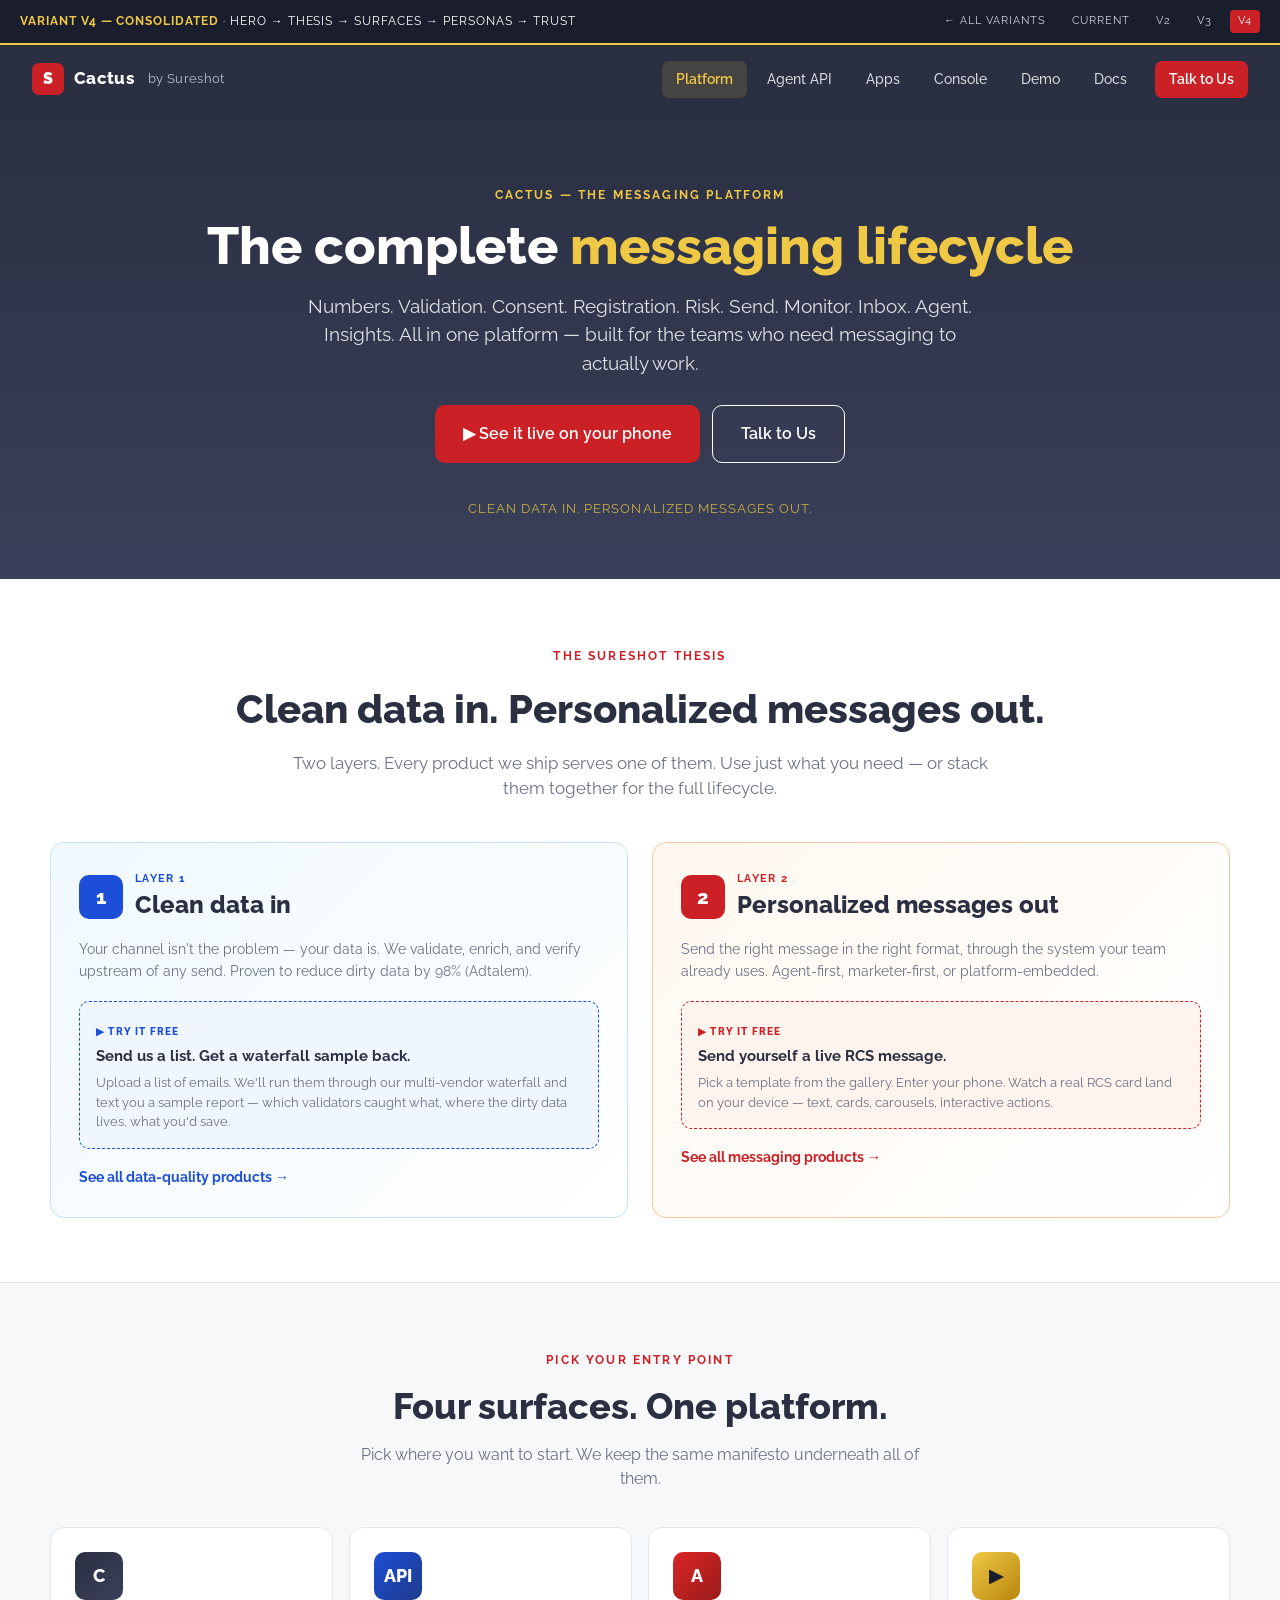
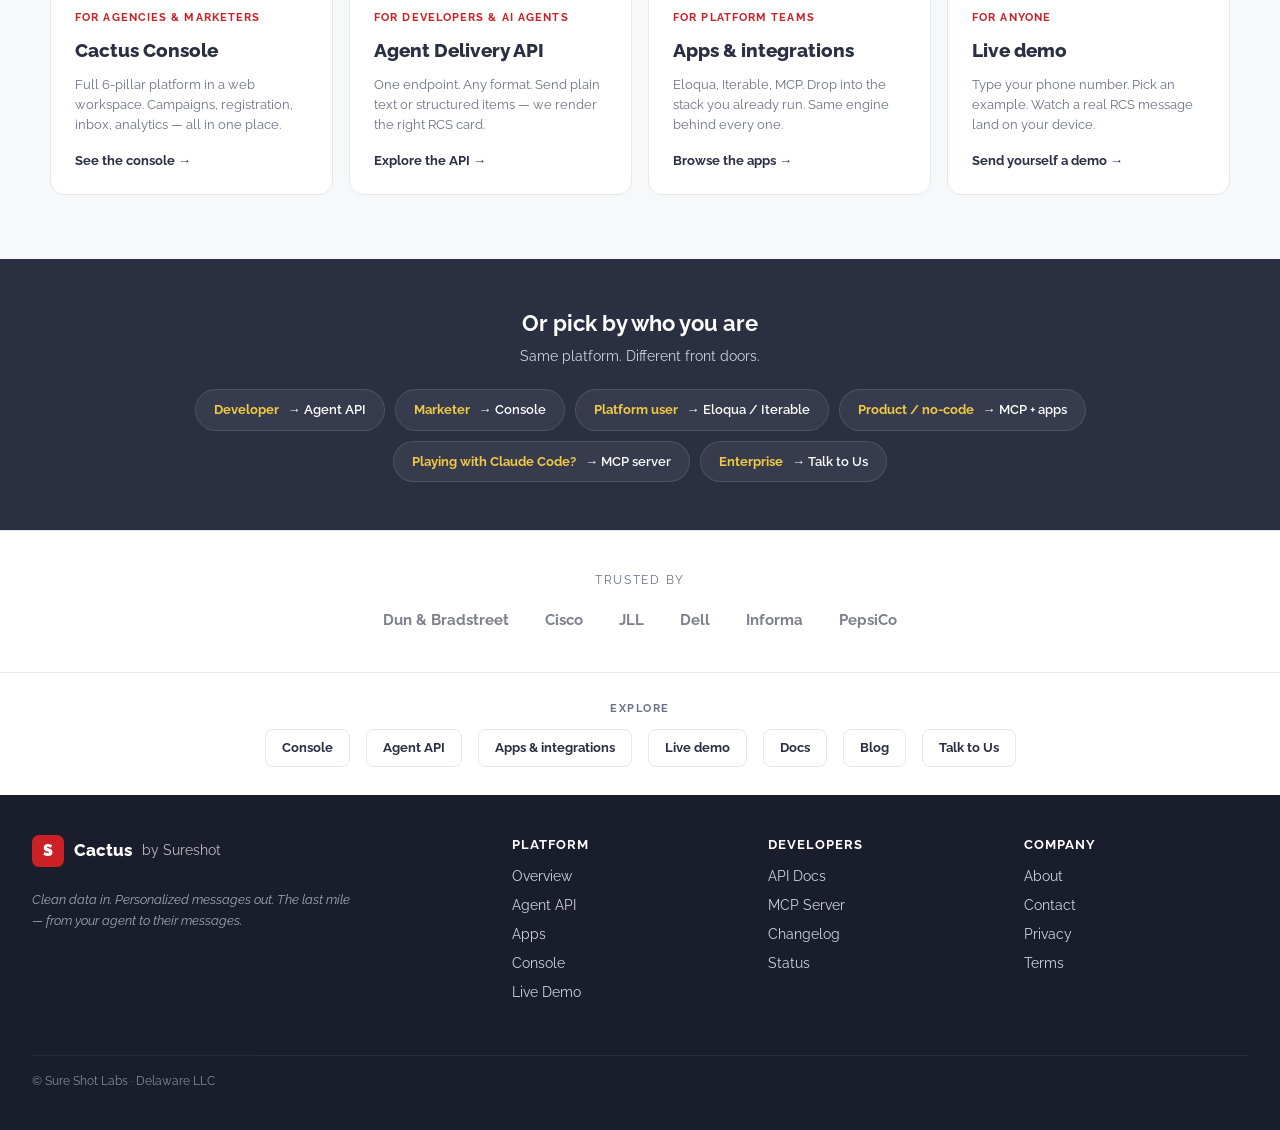
<file: index-v4.html>
<!doctype html>
<html lang="en">
<head>
<meta charset="utf-8">
<meta name="viewport" content="width=device-width,initial-scale=1">
<title>V4 · Cactus by Sureshot — Consolidated landing</title>
<link href="https://fonts.googleapis.com/css2?family=Raleway:wght@300;400;500;600;700;800;900&display=swap" rel="stylesheet">
<link rel="stylesheet" href="./styles.css">
<style>
  .hero { background: linear-gradient(180deg, var(--navy) 0%, var(--navy-2) 100%); color: #fff; padding: 72px 32px 60px; text-align: center; }
  .hero .eyebrow { color: var(--gold); }
  .hero h1 { font-size: 52px; line-height: 1.08; font-weight: 800; margin: 0 0 18px; max-width: 900px; margin-left: auto; margin-right: auto; }
  .hero h1 em { color: var(--gold); font-style: normal; }
  .hero .sub { font-size: 19px; opacity: 0.85; max-width: 680px; margin: 0 auto 28px; }
  .hero .cta-row { display: flex; gap: 12px; justify-content: center; flex-wrap: wrap; }
  .hero .manifesto-line { margin-top: 36px; font-size: 13px; letter-spacing: 0.08em; text-transform: uppercase; color: var(--gold); opacity: 0.8; }
  @media (max-width: 600px) { .hero h1 { font-size: 34px; } }

  /* Thesis — moved up, primary section */
  .thesis { background: #fff; padding: 64px 32px; }
  .thesis-head { text-align: center; margin-bottom: 40px; }
  .thesis-head .eyebrow { font-size: 12px; letter-spacing: 0.18em; text-transform: uppercase; color: var(--red); font-weight: 700; margin-bottom: 14px; display: inline-block; }
  .thesis-head h2 { font-size: 40px; color: var(--navy); margin: 0 0 12px; font-weight: 800; }
  .thesis-head p { color: var(--muted); font-size: 17px; max-width: 700px; margin: 0 auto; }
  .thesis-grid { display: grid; grid-template-columns: 1fr 1fr; gap: 24px; max-width: 1180px; margin: 0 auto; }
  @media (max-width: 900px) { .thesis-grid { grid-template-columns: 1fr; } }
  .layer-card { border-radius: 14px; padding: 28px; }
  .layer-card.l1 { background: linear-gradient(135deg, #f0f9ff 0%, #fff 100%); border: 1px solid #c7e0f4; }
  .layer-card.l2 { background: linear-gradient(135deg, #fff8f0 0%, #fff 100%); border: 1px solid #f4c7a2; }
  .layer-head { display: flex; align-items: center; gap: 12px; margin-bottom: 16px; }
  .layer-num { width: 44px; height: 44px; color: #fff; border-radius: 10px; display: grid; place-items: center; font-weight: 800; font-size: 20px; }
  .l1 .layer-num { background: #1d4ed8; }
  .l2 .layer-num { background: var(--red); }
  .layer-eyebrow { font-size: 11px; letter-spacing: 0.12em; text-transform: uppercase; font-weight: 700; }
  .l1 .layer-eyebrow { color: #1d4ed8; }
  .l2 .layer-eyebrow { color: var(--red); }
  .layer-title { margin: 0; font-size: 24px; color: var(--navy); font-weight: 800; }
  .layer-desc { color: var(--muted); font-size: 14px; line-height: 1.55; margin: 0 0 18px; }
  .capture-box { border-radius: 10px; padding: 16px; margin-bottom: 14px; }
  .l1 .capture-box { background: #eff6ff; border: 1px dashed #1d4ed8; }
  .l2 .capture-box { background: #fff4ed; border: 1px dashed var(--red); }
  .capture-pill { display: inline-block; font-size: 10px; letter-spacing: 0.12em; text-transform: uppercase; font-weight: 800; margin-bottom: 6px; }
  .l1 .capture-pill { color: #1d4ed8; }
  .l2 .capture-pill { color: var(--red); }
  .capture-box h4 { margin: 0 0 6px; font-size: 15px; color: var(--navy); font-weight: 700; }
  .capture-box p { color: var(--muted); font-size: 13px; line-height: 1.5; margin: 0; }
  .layer-more { display: inline-flex; font-weight: 700; font-size: 14px; text-decoration: none; margin-top: 4px; }
  .l1 .layer-more { color: #1d4ed8; }
  .l2 .layer-more { color: var(--red); }

  /* Surfaces — promoted above fold with big visual treatment */
  .surfaces { background: var(--bg); padding: 64px 32px; border-top: 1px solid var(--line); }
  .surfaces-head { text-align: center; margin-bottom: 36px; }
  .surfaces-head .eyebrow { font-size: 12px; letter-spacing: 0.18em; text-transform: uppercase; color: var(--red); font-weight: 700; margin-bottom: 10px; display: inline-block; }
  .surfaces-head h2 { font-size: 36px; color: var(--navy); margin: 0 0 10px; font-weight: 800; }
  .surfaces-head p { color: var(--muted); font-size: 16px; margin: 0; max-width: 600px; margin-left: auto; margin-right: auto; }
  .surfaces-grid { display: grid; grid-template-columns: repeat(4, 1fr); gap: 16px; max-width: 1180px; margin: 0 auto; }
  @media (max-width: 900px) { .surfaces-grid { grid-template-columns: repeat(2, 1fr); } }
  @media (max-width: 600px) { .surfaces-grid { grid-template-columns: 1fr; } }
  .surface-card { background: #fff; border: 1px solid var(--line); border-radius: var(--radius); padding: 24px; text-decoration: none; color: var(--navy); transition: all 0.15s; display: flex; flex-direction: column; gap: 10px; }
  .surface-card:hover { border-color: var(--red); transform: translateY(-3px); box-shadow: 0 10px 30px rgba(0,0,0,0.08); }
  .surface-card .surface-icon { width: 48px; height: 48px; border-radius: 10px; display: grid; place-items: center; color: #fff; font-weight: 800; font-size: 18px; }
  .surface-card .surface-icon.console { background: linear-gradient(135deg, var(--navy), var(--navy-2)); }
  .surface-card .surface-icon.api { background: linear-gradient(135deg, #1d4ed8, #1e3a8a); }
  .surface-card .surface-icon.apps { background: linear-gradient(135deg, #dc2626, #991b1b); }
  .surface-card .surface-icon.demo { background: linear-gradient(135deg, var(--gold), #b8860b); color: var(--ink); }
  .surface-card h3 { margin: 0; font-size: 19px; font-weight: 800; color: var(--navy); }
  .surface-card .for-who { font-size: 11px; letter-spacing: 0.1em; text-transform: uppercase; color: var(--red); font-weight: 700; }
  .surface-card p { margin: 0; color: var(--muted); font-size: 13px; line-height: 1.55; }
  .surface-card .arrow { margin-top: auto; padding-top: 6px; color: var(--navy); font-weight: 700; font-size: 13px; }

  /* Personas — secondary chip strip on navy */
  .personas-strip { padding: 48px 32px; background: var(--navy); color: #fff; text-align: center; }
  .personas-strip h2 { margin: 0 0 6px; font-size: 22px; font-weight: 700; }
  .personas-strip .sub { color: #cfd3e1; font-size: 14px; margin: 0 0 22px; }
  .persona-chips { display: flex; flex-wrap: wrap; gap: 10px; justify-content: center; max-width: 1100px; margin: 0 auto; }
  .persona-chip { background: rgba(255,255,255,0.06); border: 1px solid rgba(255,255,255,0.12); border-radius: 999px; padding: 10px 18px; font-size: 13px; font-weight: 600; color: #fff; text-decoration: none; transition: all 0.15s; }
  .persona-chip:hover { background: var(--gold); color: var(--ink); border-color: var(--gold); }
  .persona-chip b { color: var(--gold); font-weight: 700; margin-right: 6px; }
  .persona-chip:hover b { color: var(--red); }

  /* Trust */
  .logos { padding: 40px 32px; text-align: center; background: #fff; border-top: 1px solid var(--line); }
  .logos .label { font-size: 12px; letter-spacing: 0.14em; text-transform: uppercase; color: var(--muted); margin-bottom: 20px; }
  .logo-row { display: flex; justify-content: center; gap: 36px; flex-wrap: wrap; opacity: 0.6; font-weight: 700; font-size: 15px; color: var(--navy); }

  /* Pre-footer surface bar */
  .surface-bar { background: #fff; border-top: 1px solid var(--line); padding: 28px 32px; text-align: center; }
  .surface-bar .label { font-size: 11px; letter-spacing: 0.14em; text-transform: uppercase; color: var(--muted); margin-bottom: 12px; font-weight: 700; }
  .surface-bar .row { display: flex; justify-content: center; gap: 16px; flex-wrap: wrap; }
  .surface-bar a { padding: 8px 16px; border-radius: 8px; border: 1px solid var(--line); color: var(--navy); text-decoration: none; font-size: 13px; font-weight: 700; }
  .surface-bar a:hover { border-color: var(--red); color: var(--red); }
</style>
</head>
<body>

<div class="scope-mock">
  <span><b>VARIANT V4 — CONSOLIDATED</b> · Hero → Thesis → Surfaces → Personas → Trust</span>
  <div class="crumbs">
    <a href="./versions.html">← All variants</a>
    <a href="./index.html">Current</a>
    <a href="./index-v2.html">V2</a>
    <a href="./index-v3.html">V3</a>
    <a href="./index-v4.html" class="current">V4</a>
  </div>
</div>

<nav class="topnav">
  <a href="./index.html" class="brand"><span class="mark">S</span> Cactus <small>by Sureshot</small></a>
  <div class="links">
    <a href="./index-v4.html" class="active">Platform</a>
    <a href="./rcs-api.html">Agent API</a>
    <a href="./apps-v4.html">Apps</a>
    <a href="./console-v4.html">Console</a>
    <a href="./demo.html">Demo</a>
    <a href="#">Docs</a>
    <a href="#" class="cta-nav">Talk to Us</a>
  </div>
</nav>

<section class="hero">
  <div class="eyebrow">Cactus — The messaging platform</div>
  <h1>The complete <em>messaging lifecycle</em></h1>
  <p class="sub">Numbers. Validation. Consent. Registration. Risk. Send. Monitor. Inbox. Agent. Insights. All in one platform — built for the teams who need messaging to actually work.</p>
  <div class="cta-row">
    <a class="btn btn-primary btn-lg" href="./demo.html">▶ See it live on your phone</a>
    <a class="btn btn-secondary btn-lg" style="color:#fff;border-color:#fff" href="#">Talk to Us</a>
  </div>
  <div class="manifesto-line">Clean data in. Personalized messages out.</div>
</section>

<!-- Thesis — promoted to primary position -->
<section class="thesis">
  <div class="thesis-head">
    <div class="eyebrow">The Sureshot thesis</div>
    <h2>Clean data in. Personalized messages out.</h2>
    <p>Two layers. Every product we ship serves one of them. Use just what you need — or stack them together for the full lifecycle.</p>
  </div>
  <div class="thesis-grid">
    <div class="layer-card l1">
      <div class="layer-head">
        <div class="layer-num">1</div>
        <div>
          <div class="layer-eyebrow">Layer 1</div>
          <h3 class="layer-title">Clean data in</h3>
        </div>
      </div>
      <p class="layer-desc">Your channel isn't the problem — your data is. We validate, enrich, and verify upstream of any send. Proven to reduce dirty data by 98% (Adtalem).</p>
      <div class="capture-box">
        <div class="capture-pill">▶ Try it free</div>
        <h4>Send us a list. Get a waterfall sample back.</h4>
        <p>Upload a list of emails. We'll run them through our multi-vendor waterfall and text you a sample report — which validators caught what, where the dirty data lives, what you'd save.</p>
      </div>
      <a href="./apps-v4.html" class="layer-more">See all data-quality products →</a>
    </div>

    <div class="layer-card l2">
      <div class="layer-head">
        <div class="layer-num">2</div>
        <div>
          <div class="layer-eyebrow">Layer 2</div>
          <h3 class="layer-title">Personalized messages out</h3>
        </div>
      </div>
      <p class="layer-desc">Send the right message in the right format, through the system your team already uses. Agent-first, marketer-first, or platform-embedded.</p>
      <div class="capture-box">
        <div class="capture-pill">▶ Try it free</div>
        <h4>Send yourself a live RCS message.</h4>
        <p>Pick a template from the gallery. Enter your phone. Watch a real RCS card land on your device — text, cards, carousels, interactive actions.</p>
      </div>
      <a href="./apps-v4.html" class="layer-more">See all messaging products →</a>
    </div>
  </div>
</section>

<!-- Surfaces — primary entry point -->
<section class="surfaces">
  <div class="surfaces-head">
    <div class="eyebrow">Pick your entry point</div>
    <h2>Four surfaces. One platform.</h2>
    <p>Pick where you want to start. We keep the same manifesto underneath all of them.</p>
  </div>
  <div class="surfaces-grid">
    <a class="surface-card" href="./console-v4.html">
      <div class="surface-icon console">C</div>
      <div class="for-who">For agencies &amp; marketers</div>
      <h3>Cactus Console</h3>
      <p>Full 6-pillar platform in a web workspace. Campaigns, registration, inbox, analytics — all in one place.</p>
      <span class="arrow">See the console →</span>
    </a>
    <a class="surface-card" href="./rcs-api.html">
      <div class="surface-icon api">API</div>
      <div class="for-who">For developers &amp; AI agents</div>
      <h3>Agent Delivery API</h3>
      <p>One endpoint. Any format. Send plain text or structured items — we render the right RCS card.</p>
      <span class="arrow">Explore the API →</span>
    </a>
    <a class="surface-card" href="./apps-v4.html">
      <div class="surface-icon apps">A</div>
      <div class="for-who">For platform teams</div>
      <h3>Apps &amp; integrations</h3>
      <p>Eloqua, Iterable, MCP. Drop into the stack you already run. Same engine behind every one.</p>
      <span class="arrow">Browse the apps →</span>
    </a>
    <a class="surface-card" href="./demo.html">
      <div class="surface-icon demo">▶</div>
      <div class="for-who">For anyone</div>
      <h3>Live demo</h3>
      <p>Type your phone number. Pick an example. Watch a real RCS message land on your device.</p>
      <span class="arrow">Send yourself a demo →</span>
    </a>
  </div>
</section>

<!-- Personas — secondary chip strip -->
<section class="personas-strip">
  <h2>Or pick by who you are</h2>
  <p class="sub">Same platform. Different front doors.</p>
  <div class="persona-chips">
    <a class="persona-chip" href="./rcs-api.html"><b>Developer</b> → Agent API</a>
    <a class="persona-chip" href="./console-v4.html"><b>Marketer</b> → Console</a>
    <a class="persona-chip" href="./apps-v4.html"><b>Platform user</b> → Eloqua / Iterable</a>
    <a class="persona-chip" href="./apps-v4.html"><b>Product / no-code</b> → MCP + apps</a>
    <a class="persona-chip" href="#"><b>Playing with Claude Code?</b> → MCP server</a>
    <a class="persona-chip" href="#"><b>Enterprise</b> → Talk to Us</a>
  </div>
</section>

<!-- Trust -->
<div class="logos">
  <div class="label">Trusted by</div>
  <div class="logo-row">
    <span>Dun &amp; Bradstreet</span><span>Cisco</span><span>JLL</span><span>Dell</span><span>Informa</span><span>PepsiCo</span>
  </div>
</div>

<!-- Pre-footer orientation bar -->
<div class="surface-bar">
  <div class="label">Explore</div>
  <div class="row">
    <a href="./console-v4.html">Console</a>
    <a href="./rcs-api.html">Agent API</a>
    <a href="./apps-v4.html">Apps &amp; integrations</a>
    <a href="./demo.html">Live demo</a>
    <a href="#">Docs</a>
    <a href="#">Blog</a>
    <a href="#">Talk to Us</a>
  </div>
</div>

<footer class="footer">
  <div class="brand-col">
    <div class="brand-line"><span style="width:32px;height:32px;background:var(--red);border-radius:7px;display:grid;place-items:center;font-weight:900;font-size:16px;">S</span> Cactus <small style="opacity:0.7;font-weight:400;">by Sureshot</small></div>
    <p class="manifesto">Clean data in. Personalized messages out. The last mile — from your agent to their messages.</p>
  </div>
  <div><h4>Platform</h4><ul><li><a href="./index-v4.html">Overview</a></li><li><a href="./rcs-api.html">Agent API</a></li><li><a href="./apps-v4.html">Apps</a></li><li><a href="./console-v4.html">Console</a></li><li><a href="./demo.html">Live Demo</a></li></ul></div>
  <div><h4>Developers</h4><ul><li><a href="#">API Docs</a></li><li><a href="#">MCP Server</a></li><li><a href="#">Changelog</a></li><li><a href="#">Status</a></li></ul></div>
  <div><h4>Company</h4><ul><li><a href="#">About</a></li><li><a href="#">Contact</a></li><li><a href="#">Privacy</a></li><li><a href="#">Terms</a></li></ul></div>
  <div class="copyright">© Sure Shot Labs · Delaware LLC</div>
</footer>

</body>
</html>
</file>
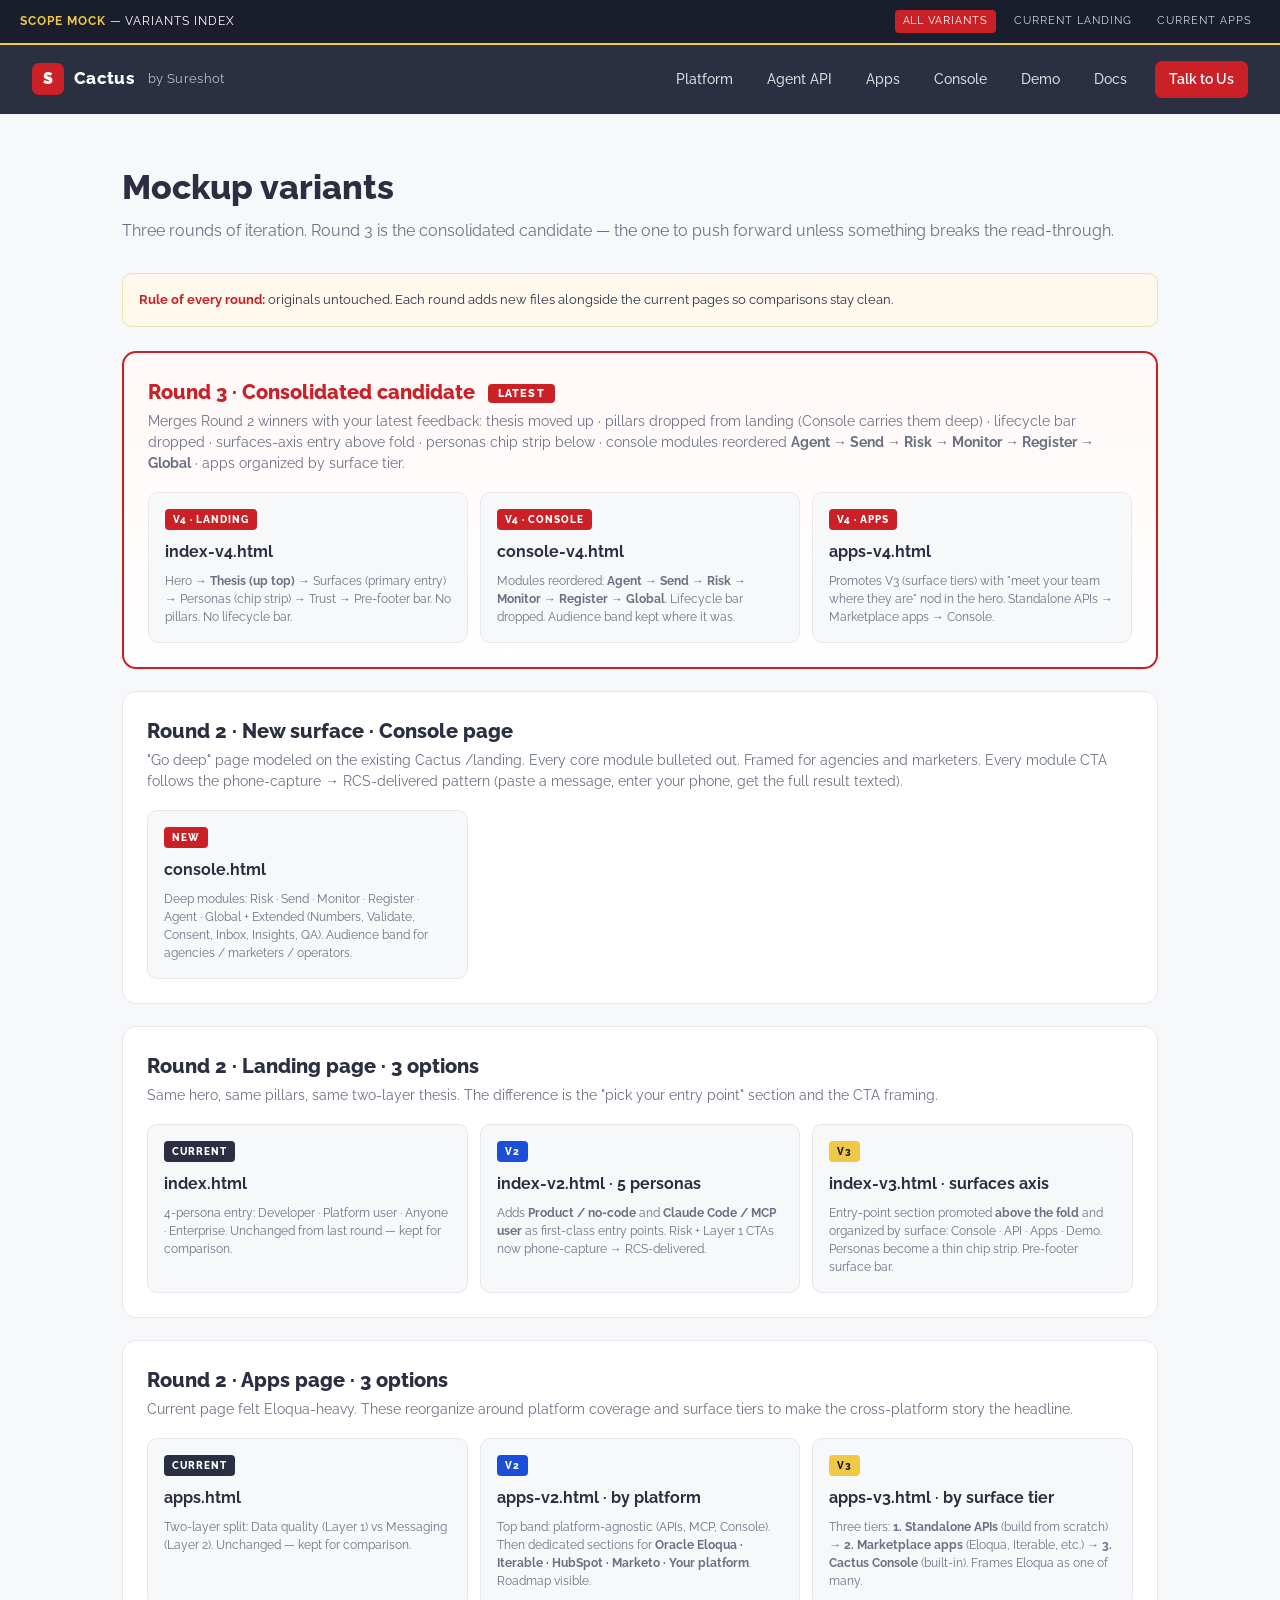
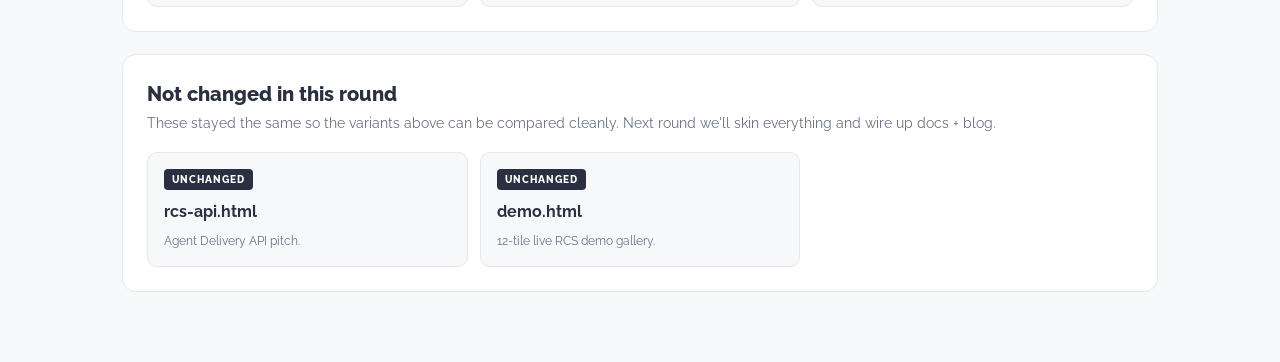
<file: versions.html>
<!doctype html>
<html lang="en">
<head>
<meta charset="utf-8">
<meta name="viewport" content="width=device-width,initial-scale=1">
<title>Variants index — Cactus mockup</title>
<link href="https://fonts.googleapis.com/css2?family=Raleway:wght@300;400;500;600;700;800;900&display=swap" rel="stylesheet">
<link rel="stylesheet" href="./styles.css">
<style>
  body { background: var(--bg); }
  .wrap { max-width: 1100px; margin: 0 auto; padding: 48px 32px; }
  .wrap h1 { font-size: 34px; color: var(--navy); margin: 0 0 6px; font-weight: 800; }
  .wrap .lead { color: var(--muted); font-size: 16px; margin: 0 0 30px; }
  .group { background: #fff; border: 1px solid var(--line); border-radius: var(--radius); padding: 24px; margin-bottom: 22px; }
  .group h2 { margin: 0 0 4px; font-size: 20px; color: var(--navy); font-weight: 800; }
  .group .sub { color: var(--muted); font-size: 14px; margin: 0 0 18px; }
  .variants { display: grid; grid-template-columns: repeat(3, 1fr); gap: 12px; }
  @media (max-width: 780px) { .variants { grid-template-columns: 1fr; } }
  .variant { background: var(--bg); border: 1px solid var(--line); border-radius: 10px; padding: 16px; text-decoration: none; color: var(--navy); transition: all 0.15s; display: flex; flex-direction: column; gap: 6px; }
  .variant:hover { border-color: var(--red); transform: translateY(-2px); box-shadow: 0 6px 18px rgba(0,0,0,0.04); }
  .variant .tag { display: inline-block; font-size: 10px; letter-spacing: 0.1em; text-transform: uppercase; font-weight: 800; padding: 3px 8px; border-radius: 4px; width: fit-content; }
  .variant .tag.current { background: var(--navy); color: #fff; }
  .variant .tag.v2 { background: #1d4ed8; color: #fff; }
  .variant .tag.v3 { background: var(--gold); color: var(--ink); }
  .variant .tag.new { background: var(--red); color: #fff; }
  .variant h3 { margin: 4px 0 2px; font-size: 16px; font-weight: 700; }
  .variant p { color: var(--muted); font-size: 12px; margin: 0; line-height: 1.5; }
  .note { background: #fff8ed; border: 1px solid #f0e3a8; border-radius: 10px; padding: 16px; font-size: 13px; color: var(--navy); margin-bottom: 24px; line-height: 1.6; }
  .note b { color: var(--red); }
</style>
</head>
<body>

<div class="scope-mock">
  <span><b>SCOPE MOCK</b> — variants index</span>
  <div class="crumbs">
    <a href="./versions.html" class="current">All variants</a>
    <a href="./index.html">Current landing</a>
    <a href="./apps.html">Current apps</a>
  </div>
</div>

<nav class="topnav">
  <a href="./index.html" class="brand"><span class="mark">S</span> Cactus <small>by Sureshot</small></a>
  <div class="links">
    <a href="./index.html">Platform</a>
    <a href="./rcs-api.html">Agent API</a>
    <a href="./apps.html">Apps</a>
    <a href="./console.html">Console</a>
    <a href="./demo.html">Demo</a>
    <a href="#">Docs</a>
    <a href="#" class="cta-nav">Talk to Us</a>
  </div>
</nav>

<div class="wrap">
  <h1>Mockup variants</h1>
  <p class="lead">Three rounds of iteration. Round 3 is the consolidated candidate — the one to push forward unless something breaks the read-through.</p>

  <div class="note">
    <b>Rule of every round:</b> originals untouched. Each round adds new files alongside the current pages so comparisons stay clean.
  </div>

  <!-- Round 3 — consolidated -->
  <div class="group" style="border:2px solid var(--red);background:linear-gradient(180deg,#fff8f8 0%,#fff 100%);">
    <h2 style="color:var(--red);">Round 3 · Consolidated candidate <span style="font-size:11px;background:var(--red);color:#fff;padding:3px 10px;border-radius:4px;letter-spacing:0.1em;text-transform:uppercase;font-weight:800;margin-left:8px;vertical-align:middle;">Latest</span></h2>
    <p class="sub">Merges Round 2 winners with your latest feedback:
      thesis moved up · pillars dropped from landing (Console carries them deep) · lifecycle bar dropped · surfaces-axis entry above fold · personas chip strip below · console modules reordered <b>Agent → Send → Risk → Monitor → Register → Global</b> · apps organized by surface tier.
    </p>
    <div class="variants">
      <a class="variant" href="./index-v4.html">
        <span class="tag new">V4 · Landing</span>
        <h3>index-v4.html</h3>
        <p>Hero → <b>Thesis (up top)</b> → Surfaces (primary entry) → Personas (chip strip) → Trust → Pre-footer bar. No pillars. No lifecycle bar.</p>
      </a>
      <a class="variant" href="./console-v4.html">
        <span class="tag new">V4 · Console</span>
        <h3>console-v4.html</h3>
        <p>Modules reordered: <b>Agent → Send → Risk → Monitor → Register → Global</b>. Lifecycle bar dropped. Audience band kept where it was.</p>
      </a>
      <a class="variant" href="./apps-v4.html">
        <span class="tag new">V4 · Apps</span>
        <h3>apps-v4.html</h3>
        <p>Promotes V3 (surface tiers) with "meet your team where they are" nod in the hero. Standalone APIs → Marketplace apps → Console.</p>
      </a>
    </div>
  </div>

  <!-- Round 2 — kept for reference -->
  <!-- New surface -->
  <div class="group">
    <h2>Round 2 · New surface · Console page</h2>
    <p class="sub">"Go deep" page modeled on the existing Cactus /landing. Every core module bulleted out. Framed for agencies and marketers. Every module CTA follows the phone-capture → RCS-delivered pattern (paste a message, enter your phone, get the full result texted).</p>
    <div class="variants">
      <a class="variant" href="./console.html">
        <span class="tag new">New</span>
        <h3>console.html</h3>
        <p>Deep modules: Risk · Send · Monitor · Register · Agent · Global + Extended (Numbers, Validate, Consent, Inbox, Insights, QA). Audience band for agencies / marketers / operators.</p>
      </a>
    </div>
  </div>

  <!-- Landing variants -->
  <div class="group">
    <h2>Round 2 · Landing page · 3 options</h2>
    <p class="sub">Same hero, same pillars, same two-layer thesis. The difference is the "pick your entry point" section and the CTA framing.</p>
    <div class="variants">
      <a class="variant" href="./index.html">
        <span class="tag current">Current</span>
        <h3>index.html</h3>
        <p>4-persona entry: Developer · Platform user · Anyone · Enterprise. Unchanged from last round — kept for comparison.</p>
      </a>
      <a class="variant" href="./index-v2.html">
        <span class="tag v2">V2</span>
        <h3>index-v2.html · 5 personas</h3>
        <p>Adds <b>Product / no-code</b> and <b>Claude Code / MCP user</b> as first-class entry points. Risk + Layer 1 CTAs now phone-capture → RCS-delivered.</p>
      </a>
      <a class="variant" href="./index-v3.html">
        <span class="tag v3">V3</span>
        <h3>index-v3.html · surfaces axis</h3>
        <p>Entry-point section promoted <b>above the fold</b> and organized by surface: Console · API · Apps · Demo. Personas become a thin chip strip. Pre-footer surface bar.</p>
      </a>
    </div>
  </div>

  <!-- Apps variants -->
  <div class="group">
    <h2>Round 2 · Apps page · 3 options</h2>
    <p class="sub">Current page felt Eloqua-heavy. These reorganize around platform coverage and surface tiers to make the cross-platform story the headline.</p>
    <div class="variants">
      <a class="variant" href="./apps.html">
        <span class="tag current">Current</span>
        <h3>apps.html</h3>
        <p>Two-layer split: Data quality (Layer 1) vs Messaging (Layer 2). Unchanged — kept for comparison.</p>
      </a>
      <a class="variant" href="./apps-v2.html">
        <span class="tag v2">V2</span>
        <h3>apps-v2.html · by platform</h3>
        <p>Top band: platform-agnostic (APIs, MCP, Console). Then dedicated sections for <b>Oracle Eloqua · Iterable · HubSpot · Marketo · Your platform</b>. Roadmap visible.</p>
      </a>
      <a class="variant" href="./apps-v3.html">
        <span class="tag v3">V3</span>
        <h3>apps-v3.html · by surface tier</h3>
        <p>Three tiers: <b>1. Standalone APIs</b> (build from scratch) → <b>2. Marketplace apps</b> (Eloqua, Iterable, etc.) → <b>3. Cactus Console</b> (built-in). Frames Eloqua as one of many.</p>
      </a>
    </div>
  </div>

  <div class="group">
    <h2>Not changed in this round</h2>
    <p class="sub">These stayed the same so the variants above can be compared cleanly. Next round we'll skin everything and wire up docs + blog.</p>
    <div class="variants">
      <a class="variant" href="./rcs-api.html">
        <span class="tag current">Unchanged</span>
        <h3>rcs-api.html</h3>
        <p>Agent Delivery API pitch.</p>
      </a>
      <a class="variant" href="./demo.html">
        <span class="tag current">Unchanged</span>
        <h3>demo.html</h3>
        <p>12-tile live RCS demo gallery.</p>
      </a>
    </div>
  </div>
</div>

</body>
</html>
</file>
<file: styles.css>
/* Shared styles — Cactus by Sureshot brand system */
:root {
  --navy: #2a2f42;
  --navy-2: #3a4059;
  --navy-3: #1a1d2b;
  --red: #cc2027;
  --red-dark: #b81b21;
  --gold: #efc845;
  --ink: #1a1d2b;
  --muted: #6b7184;
  --line: #e5e7eb;
  --bg: #f7f8fa;
  --card: #fff;
  --radius: 14px;
}
*, *::before, *::after { box-sizing: border-box; }
html, body { margin: 0; padding: 0; }
body {
  font-family: 'Raleway', -apple-system, BlinkMacSystemFont, sans-serif;
  color: var(--ink); background: var(--bg); line-height: 1.5;
  -webkit-font-smoothing: antialiased;
}
a { color: var(--navy); }
code { font-family: 'SF Mono', Menlo, Consolas, monospace; font-size: 0.85em; }

/* Scope label bar */
.scope-mock {
  background: var(--navy-3); color: #fff; padding: 10px 20px;
  font-size: 12px; letter-spacing: 0.08em; text-transform: uppercase;
  border-bottom: 2px solid var(--gold);
  display: flex; justify-content: space-between; align-items: center; flex-wrap: wrap; gap: 8px;
}
.scope-mock b { color: var(--gold); }
.scope-mock .crumbs { display: flex; gap: 10px; font-size: 11px; }
.scope-mock .crumbs a { color: #cfd3e1; text-decoration: none; padding: 3px 8px; border-radius: 4px; }
.scope-mock .crumbs a:hover { background: rgba(255,255,255,0.1); }
.scope-mock .crumbs a.current { background: var(--red); color: #fff; }

/* Shared top nav */
.topnav {
  background: var(--navy); color: #fff;
  padding: 16px 32px; display: flex; align-items: center; justify-content: space-between;
  font-size: 14px;
}
.topnav .brand { display: flex; align-items: center; gap: 10px; font-weight: 800; letter-spacing: 0.02em; font-size: 17px; text-decoration: none; color: #fff; }
.topnav .brand .mark { width: 32px; height: 32px; background: var(--red); border-radius: 7px; display: grid; place-items: center; color: #fff; font-weight: 900; font-size: 16px; }
.topnav .brand small { font-weight: 400; opacity: 0.7; margin-left: 4px; font-size: 13px; }
.topnav .links { display: flex; gap: 6px; align-items: center; }
.topnav .links a { color: #fff; text-decoration: none; opacity: 0.82; padding: 8px 14px; border-radius: 7px; font-weight: 500; transition: all 0.15s; }
.topnav .links a:hover { opacity: 1; background: rgba(255,255,255,0.06); }
.topnav .links a.active { opacity: 1; background: rgba(239,200,69,0.14); color: var(--gold); font-weight: 600; }
.topnav .links a.cta-nav { background: var(--red); color: #fff; opacity: 1; font-weight: 600; margin-left: 8px; }
.topnav .links a.cta-nav:hover { background: var(--red-dark); }
@media (max-width: 780px) {
  .topnav { padding: 12px 16px; flex-wrap: wrap; gap: 10px; }
  .topnav .links { gap: 2px; flex-wrap: wrap; }
  .topnav .links a { padding: 6px 10px; font-size: 13px; }
}

/* Buttons */
.btn { display: inline-flex; align-items: center; gap: 8px; padding: 13px 22px; border-radius: 10px; font-weight: 600; font-size: 15px; text-decoration: none; border: 0; cursor: pointer; font-family: inherit; transition: all 0.15s; }
.btn-primary { background: var(--red); color: #fff; }
.btn-primary:hover { background: var(--red-dark); }
.btn-secondary { background: transparent; color: var(--navy); border: 1.5px solid var(--navy); }
.btn-secondary:hover { background: var(--navy); color: #fff; }
.btn-gold { background: var(--gold); color: var(--ink); }
.btn-lg { padding: 16px 28px; font-size: 16px; }

.eyebrow { font-size: 12px; letter-spacing: 0.18em; text-transform: uppercase; color: var(--red); font-weight: 700; margin-bottom: 14px; }

/* Shared footer */
.footer {
  background: var(--navy-3); color: #cfd3e1; padding: 40px 32px;
  display: grid; grid-template-columns: 2fr 1fr 1fr 1fr; gap: 32px;
  font-size: 14px;
}
@media (max-width: 780px) { .footer { grid-template-columns: 1fr 1fr; } }
.footer h4 { color: #fff; font-size: 13px; letter-spacing: 0.08em; text-transform: uppercase; margin: 0 0 12px; }
.footer ul { list-style: none; padding: 0; margin: 0; }
.footer li { margin-bottom: 8px; }
.footer a { color: #cfd3e1; text-decoration: none; }
.footer a:hover { color: var(--gold); }
.footer .brand-col { display: flex; flex-direction: column; gap: 10px; }
.footer .brand-col .brand-line { display: flex; align-items: center; gap: 10px; font-weight: 800; color: #fff; font-size: 17px; }
.footer .manifesto { font-size: 13px; opacity: 0.75; font-style: italic; max-width: 320px; line-height: 1.6; }
.footer .copyright { grid-column: 1 / -1; border-top: 1px solid rgba(255,255,255,0.1); padding-top: 16px; margin-top: 12px; font-size: 12px; opacity: 0.6; }
</file>
